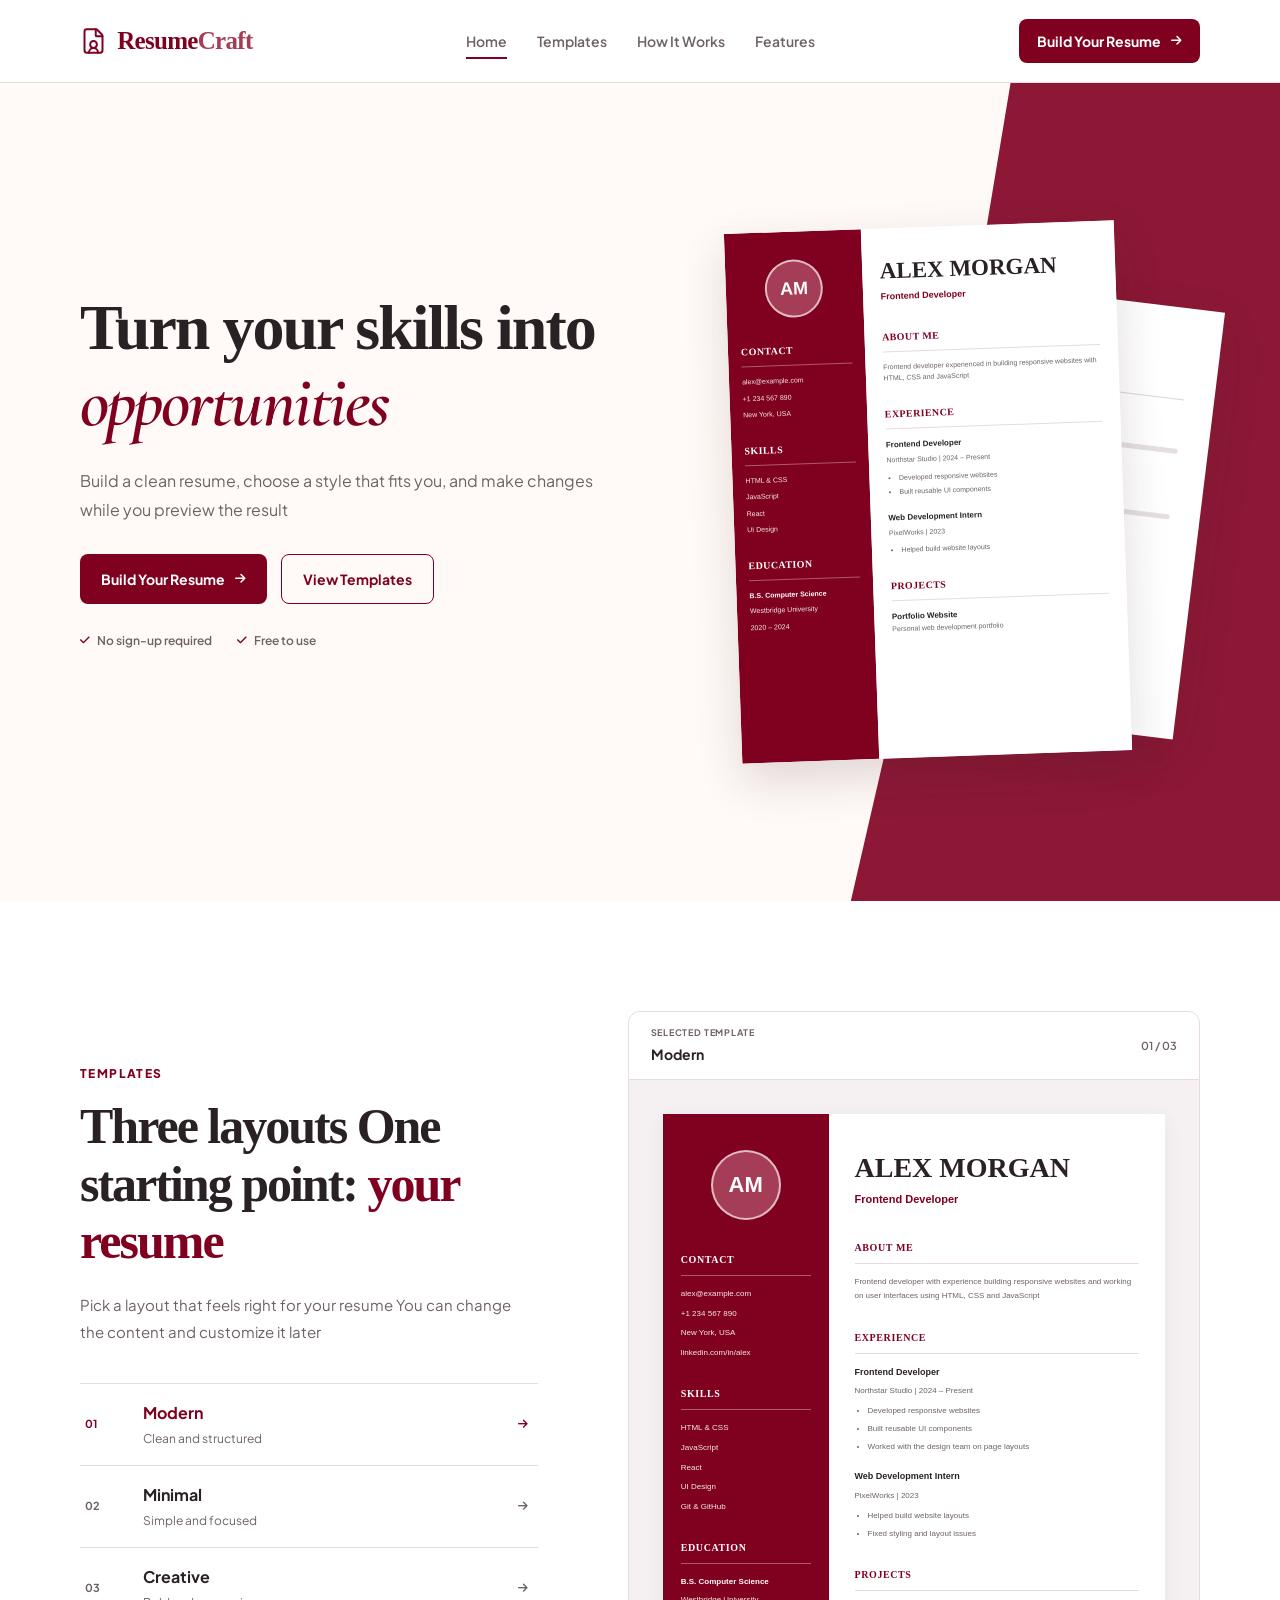
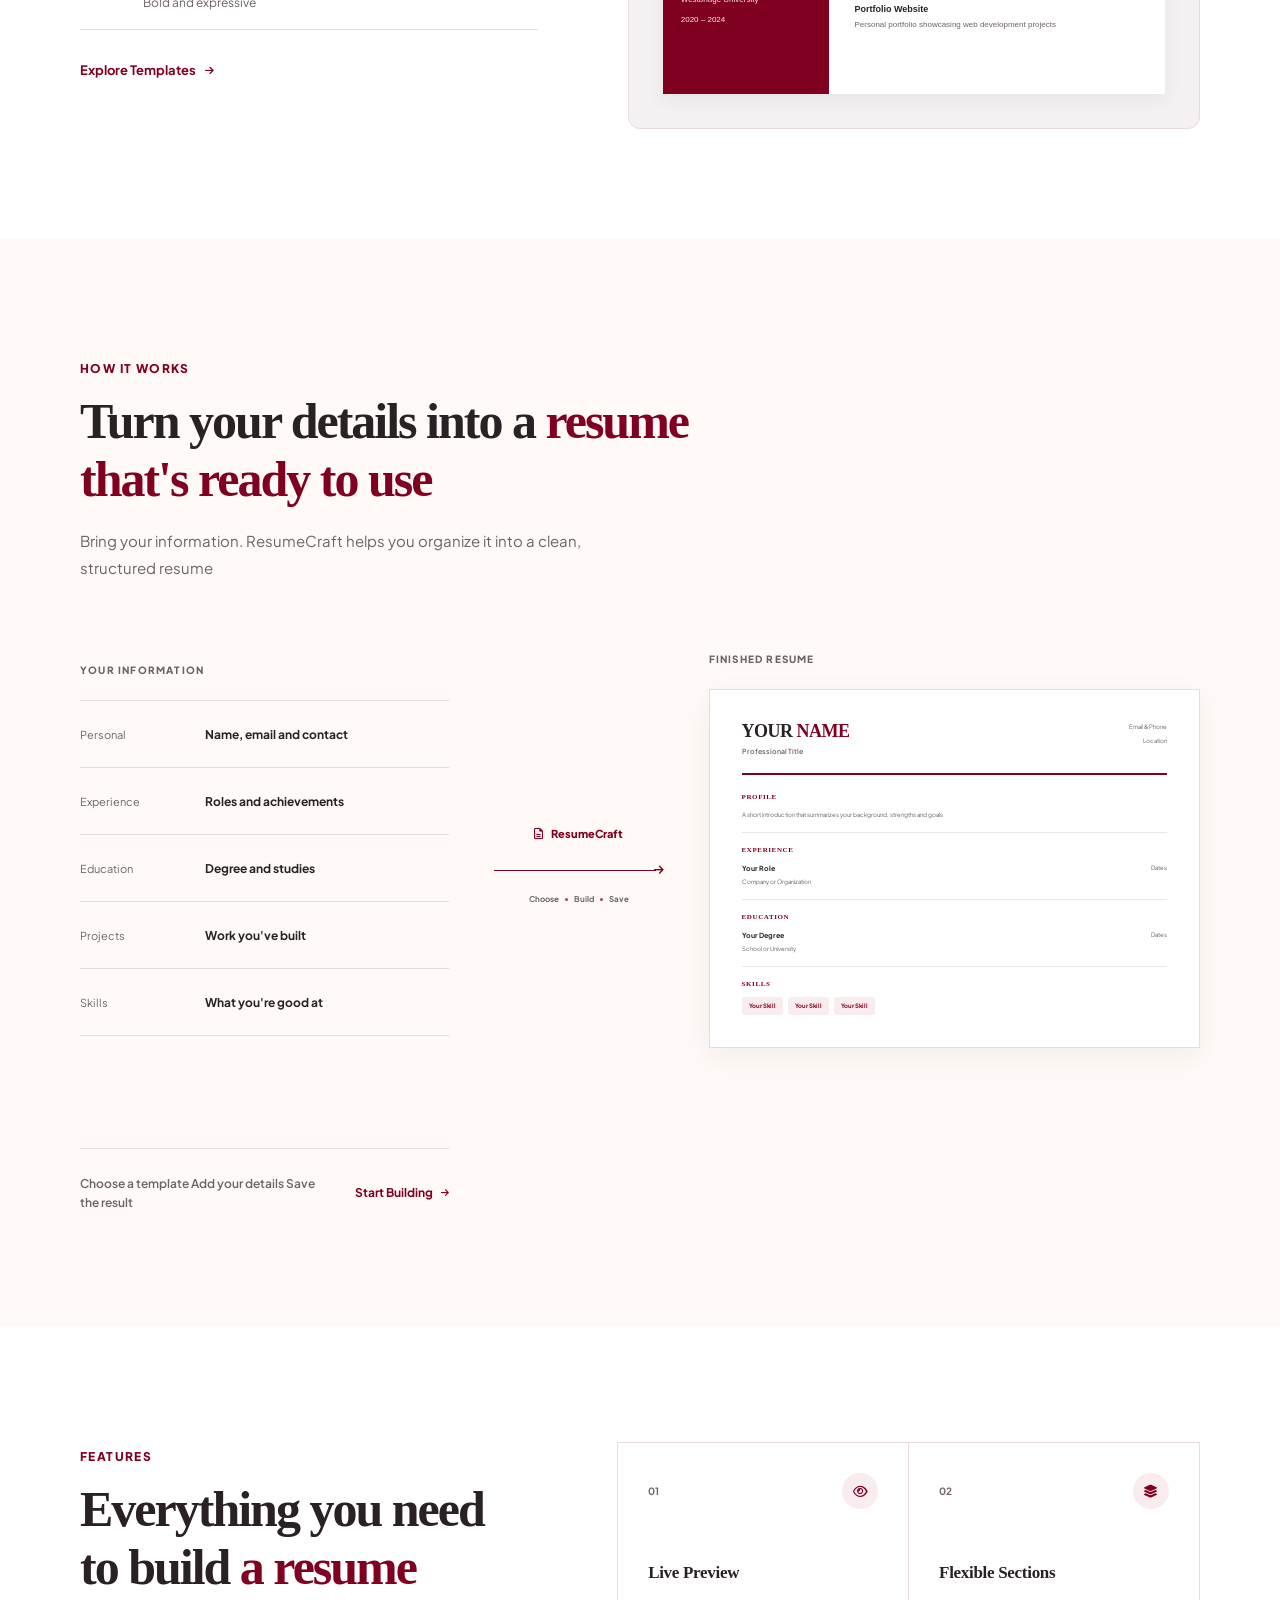
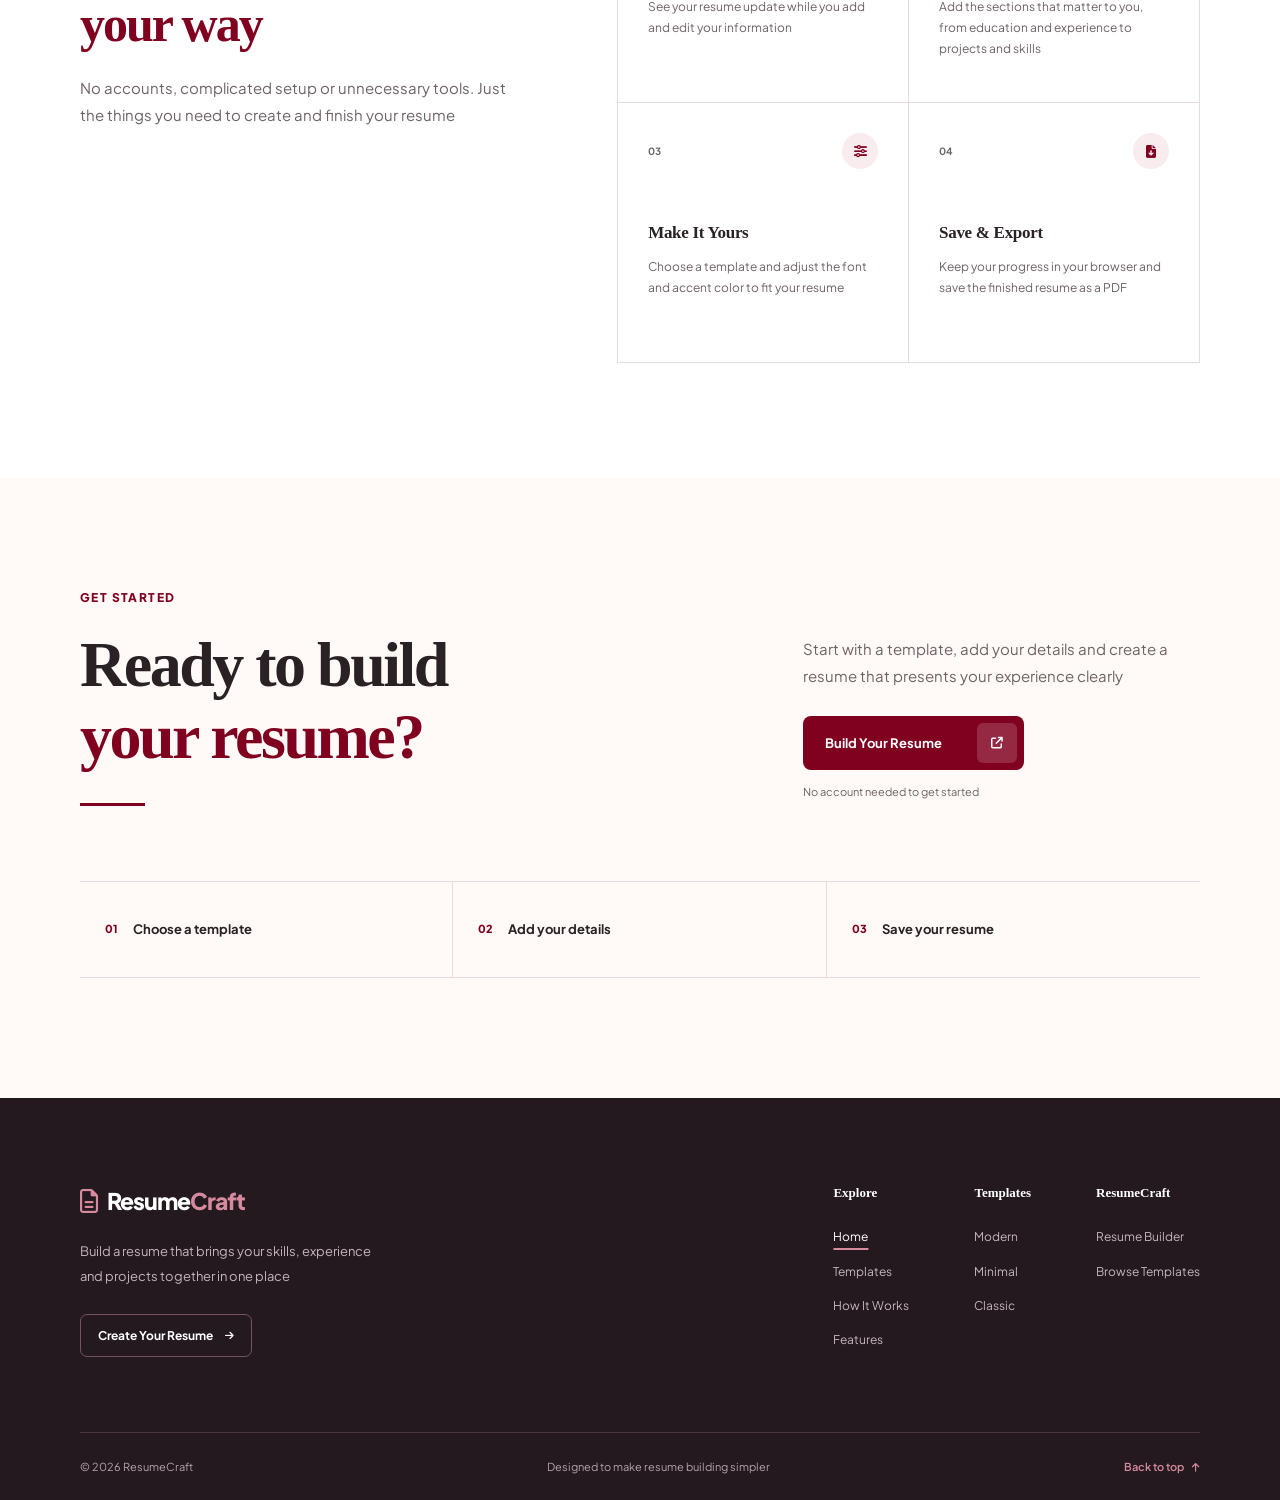
<file: index.html>
<!DOCTYPE html>

<html lang="en">

<head>

  <meta charset="UTF-8">
  <meta name="viewport" content="width=device-width, initial-scale=1.0">

  <title>ResumeCraft | Resume Builder</title>

  <meta name="description" content="Create a professional resume with ResumeCraft.">

  <link rel="preconnect" href="https://fonts.googleapis.com">
  <link rel="preconnect" href="https://fonts.gstatic.com" crossorigin>

  <link href="https://fonts.googleapis.com/css2?family=Plus+Jakarta+Sans:wght@400;500;600;700;800&display=swap"
    rel="stylesheet">
  <link
    href="https://fonts.googleapis.com/css2?family=Cormorant+Garamond:ital,wght@0,400;0,500;0,600;1,400;1,500;1,600&family=DM+Serif+Display:ital@0;1&family=Bodoni+Moda:ital,wght@0,400..900;1,400..900&family=Instrument+Serif:ital@0;1&display=swap"
    rel="stylesheet">

  <link rel="stylesheet" href="https://cdnjs.cloudflare.com/ajax/libs/font-awesome/6.7.2/css/all.min.css">

  <link rel="stylesheet" href="css/style.css">

  <script src="js/script.js" defer></script>

</head>

<body>

  <header class="site-header">

    <nav class="navbar container" aria-label="Main navigation">

      <a href="index.html" class="logo">
        <img src="icons/file-user.svg" alt="">

        <span class="logo-text">
          <span class="logo-resume">Resume</span><span class="logo-craft">Craft</span>
        </span>
      </a>

      <ul class="nav-links">
        <a href="#home" class="active">Home</a>
        <li><a href="#templates">Templates</a></li>
        <li><a href="#how-it-works">How It Works</a></li>
        <li><a href="#features">Features</a></li>
      </ul>

      <a href="builder.html" class="nav-button">
        Build Your Resume
        <i class="fa-solid fa-arrow-right" aria-hidden="true"></i>
      </a>

      <button class="menu-toggle" type="button" aria-label="Open navigation menu">
        <i class="fa-solid fa-bars" aria-hidden="true"></i>
      </button>

    </nav>

  </header>


  <div class="menu-overlay" hidden></div>


  <aside class="sidebar">

    <div class="sidebar-header">

      <a href="index.html" class="sidebar-logo">
        <img src="icons/file-user.svg" alt="">

        <span class="logo-text">
          <span class="logo-resume">Resume</span><span class="logo-craft">Craft</span>
        </span>
      </a>

      <button class="menu-close" type="button" aria-label="Close navigation menu">
        <i class="fa-solid fa-xmark" aria-hidden="true"></i>
      </button>

    </div>

    <nav class="sidebar-nav">
      <a href="#home" class="active">Home</a>
      <a href="#templates">Templates</a>
      <a href="#how-it-works">How It Works</a>
      <a href="#features">Features</a>

      <a href="builder.html" class="sidebar-button">
        Build Your Resume
        <i class="fa-solid fa-arrow-right" aria-hidden="true"></i>
      </a>

    </nav>

  </aside>


  <main>

    <section class="hero">

      <div class="hero-shape"></div>

      <div class="container hero-container">

        <div class="hero-content">

          <h1>
            Turn your skills into
            <span>opportunities</span>
          </h1>

          <p class="hero-description">
            Build a clean resume, choose a style that fits you, and make changes
            while you preview the result
          </p>

          <div class="hero-buttons">

            <a href="builder.html" class="primary-button">
              Build Your Resume
              <i class="fa-solid fa-arrow-right" aria-hidden="true"></i>
            </a>

            <a href="templates.html" class="secondary-button">
              View Templates
            </a>

          </div>

          <div class="hero-points">

            <span>
              <i class="fa-solid fa-check" aria-hidden="true"></i>
              No sign-up required
            </span>

            <span>
              <i class="fa-solid fa-check" aria-hidden="true"></i>
              Free to use
            </span>

          </div>

        </div>

        <div class="hero-visual">

          <div class="resume-card resume-back">

            <div class="back-header">
              <h3>Jordan Lee</h3>
              <p>Software Developer</p>
            </div>

            <div class="back-section">
              <h4>Professional Summary</h4>
              <span class="resume-line line-long"></span>
              <span class="resume-line line-medium"></span>
            </div>

            <div class="back-section">
              <h4>Experience</h4>
              <span class="resume-line line-long"></span>
              <span class="resume-line line-medium"></span>
              <span class="resume-line line-short"></span>
            </div>

            <div class="back-section">
              <h4>Education</h4>
              <span class="resume-line line-medium"></span>
              <span class="resume-line line-short"></span>
            </div>

            <div class="back-section">
              <h4>Skills</h4>

              <div class="back-skills">
                <span></span>
                <span></span>
                <span></span>
              </div>

            </div>

          </div>

          <div class="resume-card resume-main hero-modern">

            <div class="hero-modern-sidebar">

              <div class="hero-modern-avatar">AM</div>

              <div class="hero-modern-group">

                <h4>Contact</h4>
                <p>alex@example.com</p>
                <p>+1 234 567 890</p>
                <p>New York, USA</p>

              </div>

              <div class="hero-modern-group">

                <h4>Skills</h4>
                <p>HTML &amp; CSS</p>
                <p>JavaScript</p>
                <p>React</p>
                <p>UI Design</p>

              </div>

              <div class="hero-modern-group">

                <h4>Education</h4>
                <strong>B.S. Computer Science</strong>
                <p>Westbridge University</p>
                <p>2020 – 2024</p>

              </div>

            </div>

            <div class="hero-modern-content">

              <div class="hero-modern-header">
                <h2>Alex Morgan</h2>
                <p>Frontend Developer</p>
              </div>

              <div class="hero-modern-group">

                <h4>About Me</h4>
                <p>
                  Frontend developer experienced in building
                  responsive websites with HTML, CSS and JavaScript
                </p>

              </div>

              <div class="hero-modern-group">

                <h4>Experience</h4>

                <div class="hero-modern-entry">
                  <strong>Frontend Developer</strong>
                  <span>Northstar Studio | 2024 – Present</span>

                  <ul>
                    <li>Developed responsive websites</li>
                    <li>Built reusable UI components</li>
                  </ul>
                </div>

                <div class="hero-modern-entry">
                  <strong>Web Development Intern</strong>
                  <span>PixelWorks | 2023</span>
                  <ul>
                    <li>Helped build website layouts</li>
                  </ul>
                </div>

              </div>

              <div class="hero-modern-group">

                <h4>Projects</h4>

                <div class="hero-modern-entry">
                  <strong>Portfolio Website</strong>
                  <p>Personal web development portfolio</p>
                </div>

              </div>

            </div>

          </div>

        </div>

      </div>

    </section>

    <section class="templates-showcase" id="templates">

      <div class="container templates-showcase-container">

        <div class="templates-content">

          <span class="section-label">Templates</span>

          <h2>
            Three layouts One starting point:
            <span>your resume</span>
          </h2>

          <p class="templates-description">
            Pick a layout that feels right for your resume
            You can change the content and customize it later
          </p>

          <div class="template-options">

            <a href="builder.html?template=modern" class="template-option active" data-template="modern">

              <span class="template-number">01</span>

              <div class="template-option-text">
                <strong>Modern</strong>
                <span>Clean and structured</span>
              </div>

              <i class="fa-solid fa-arrow-right" aria-hidden="true"></i>

            </a>

            <a href="builder.html?template=minimal" class="template-option" data-template="minimal">

              <span class="template-number">02</span>

              <div class="template-option-text">
                <strong>Minimal</strong>
                <span>Simple and focused</span>
              </div>

              <i class="fa-solid fa-arrow-right" aria-hidden="true"></i>

            </a>

            <a href="builder.html?template=creative" class="template-option" data-template="creative">

              <span class="template-number">03</span>

              <div class="template-option-text">
                <strong>Creative</strong>
                <span>Bold and expressive</span>
              </div>

              <i class="fa-solid fa-arrow-right" aria-hidden="true"></i>

            </a>

          </div>

          <a href="templates.html" class="templates-link">
            Explore Templates
            <i class="fa-solid fa-arrow-right" aria-hidden="true"></i>
          </a>

        </div>

        <div class="template-preview-area">

          <div class="template-preview-top">

            <div>
              <span>Selected template</span>
              <strong id="selected-template-name">Modern</strong>
            </div>

            <span class="template-preview-number" id="selected-template-number">01 / 03</span>

          </div>

          <div class="template-paper-wrap">

            <div class="template-paper template-modern-paper" data-preview="modern">

              <aside class="showcase-modern-sidebar">

                <div class="showcase-modern-avatar">AM</div>

                <div class="showcase-resume-group">

                  <h4>Contact</h4>
                  <p>alex@example.com</p>
                  <p>+1 234 567 890</p>
                  <p>New York, USA</p>
                  <p>linkedin.com/in/alex</p>

                </div>

                <div class="showcase-resume-group">

                  <h4>Skills</h4>
                  <p>HTML &amp; CSS</p>
                  <p>JavaScript</p>
                  <p>React</p>
                  <p>UI Design</p>
                  <p>Git &amp; GitHub</p>

                </div>

                <div class="showcase-resume-group">

                  <h4>Education</h4>
                  <strong>B.S. Computer Science</strong>
                  <p>Westbridge University</p>
                  <p>2020 – 2024</p>

                </div>

              </aside>

              <div class="showcase-modern-content">

                <div class="showcase-modern-header">
                  <h3>Alex Morgan</h3>
                  <p>Frontend Developer</p>
                </div>

                <div class="showcase-resume-group">

                  <h4>About Me</h4>
                  <p>
                    Frontend developer with experience building
                    responsive websites and working on user interfaces
                    using HTML, CSS and JavaScript
                  </p>

                </div>

                <div class="showcase-resume-group">

                  <h4>Experience</h4>

                  <div class="showcase-resume-entry">

                    <strong>Frontend Developer</strong>
                    <span>Northstar Studio | 2024 – Present</span>

                    <ul>
                      <li>Developed responsive websites</li>
                      <li>Built reusable UI components</li>
                      <li>Worked with the design team on page layouts</li>
                    </ul>

                  </div>

                  <div class="showcase-resume-entry">

                    <strong>Web Development Intern</strong>
                    <span>PixelWorks | 2023</span>

                    <ul>
                      <li>Helped build website layouts</li>
                      <li>Fixed styling and layout issues</li>
                    </ul>

                  </div>

                </div>

                <div class="showcase-resume-group">

                  <h4>Projects</h4>

                  <div class="showcase-resume-entry">
                    <strong>Portfolio Website</strong>
                    <p>Personal portfolio showcasing web development projects</p>
                  </div>

                </div>

              </div>

            </div>

            <div class="template-paper template-minimal-paper" data-preview="minimal" hidden>

              <div class="showcase-minimal-header">

                <h3>Jordan Lee</h3>
                <p>Software Developer</p>

                <div class="showcase-minimal-contact">
                  <span>jordan@example.com</span>
                  <span>+1 234 567 890</span>
                  <span>Seattle, USA</span>
                </div>

              </div>

              <div class="showcase-resume-group">

                <h4>Professional Summary</h4>
                <p>
                  Software developer with experience building
                  web applications using JavaScript and Python
                  Interested in backend development and practical software projects
                </p>

              </div>

              <div class="showcase-resume-group">

                <h4>Experience</h4>

                <div class="showcase-resume-entry">

                  <div class="showcase-minimal-entry-heading">
                    <strong>Software Developer</strong>
                    <span>2024 – Present</span>
                  </div>

                  <p class="showcase-minimal-company">BrightPath Technologies</p>

                  <ul>
                    <li>Built and maintained web applications</li>
                    <li>Worked with JavaScript frameworks</li>
                    <li>Fixed bugs and improved existing features</li>
                  </ul>

                </div>

                <div class="showcase-resume-entry">

                  <div class="showcase-minimal-entry-heading">
                    <strong>Web Developer</strong>
                    <span>2023 – 2024</span>
                  </div>

                  <p class="showcase-minimal-company">CodeNest</p>

                  <ul>
                    <li>Developed responsive web pages</li>
                    <li>Worked with other developers on client projects</li>
                  </ul>

                </div>

              </div>

              <div class="showcase-resume-group">

                <h4>Education</h4>

                <div class="showcase-minimal-entry-heading">
                  <strong>B.S. Computer Science</strong>
                  <span>2023</span>
                </div>

                <p>Lakeview University</p>

              </div>

              <div class="showcase-resume-group">

                <h4>Skills</h4>
                <p>Python | JavaScript | HTML | CSS | Git | SQL</p>

              </div>

              <div class="showcase-resume-group">

                <h4>Projects</h4>

                <div class="showcase-resume-entry">
                  <strong>Task Management Application</strong>
                  <p>Created a web app to organize tasks and track progress</p>
                </div>

              </div>

            </div>

            <div class="template-paper template-creative-paper" data-preview="creative" hidden>

              <div class="showcase-creative-header">

                <div class="showcase-creative-shape showcase-creative-shape-one"></div>
                <div class="showcase-creative-shape showcase-creative-shape-two"></div>

                <div class="showcase-creative-profile">

                  <div class="showcase-creative-avatar">CR</div>

                  <div>
                    <h3>Casey Rivera</h3>
                    <p>UI/UX Designer</p>
                  </div>

                </div>

              </div>

              <div class="showcase-creative-body">

                <aside class="showcase-creative-sidebar">

                  <div class="showcase-resume-group">

                    <h4>Contact</h4>
                    <p>casey@example.com</p>
                    <p>+1 234 567 890</p>
                    <p>San Francisco, USA</p>
                    <p>linkedin.com/in/casey</p>

                  </div>

                  <div class="showcase-resume-group">

                    <h4>Skills</h4>

                    <div class="showcase-creative-skill">
                      <span>Figma</span>
                      <div class="showcase-skill-track">
                        <div class="showcase-skill-fill showcase-skill-90"></div>
                      </div>
                    </div>

                    <div class="showcase-creative-skill">
                      <span>UI Design</span>
                      <div class="showcase-skill-track">
                        <div class="showcase-skill-fill showcase-skill-85"></div>
                      </div>
                    </div>

                    <div class="showcase-creative-skill">
                      <span>UX Research</span>
                      <div class="showcase-skill-track">
                        <div class="showcase-skill-fill showcase-skill-75"></div>
                      </div>
                    </div>

                    <div class="showcase-creative-skill">
                      <span>Prototyping</span>
                      <div class="showcase-skill-track">
                        <div class="showcase-skill-fill showcase-skill-85"></div>
                      </div>
                    </div>

                  </div>

                  <div class="showcase-resume-group">

                    <h4>Education</h4>
                    <strong>B.A. Graphic Design</strong>
                    <p>State University</p>
                    <p>2021</p>

                  </div>

                </aside>

                <div class="showcase-creative-content">

                  <div class="showcase-resume-group">

                    <h4>About Me</h4>
                    <p>
                      UI/UX designer with experience creating
                      wireframes, prototypes and website layouts
                      using Figma and other design tools
                    </p>

                  </div>

                  <div class="showcase-resume-group">

                    <h4>Experience</h4>

                    <div class="showcase-resume-entry">

                      <strong>Senior UI/UX Designer</strong>
                      <span>Lumen Design | 2023 – Present</span>

                      <ul>
                        <li>Designed interfaces for websites and apps</li>
                        <li>Conducted user research</li>
                        <li>Created interactive prototypes</li>
                      </ul>

                    </div>

                    <div class="showcase-resume-entry">

                      <strong>UI/UX Designer</strong>
                      <span>PixelLab | 2021 – 2023</span>

                      <ul>
                        <li>Created wireframes and prototypes</li>
                        <li>Worked with developers on page designs</li>
                      </ul>

                    </div>

                  </div>

                  <div class="showcase-resume-group">

                    <h4>Projects</h4>

                    <div class="showcase-resume-entry">
                      <strong>Mobile Banking App</strong>
                      <p>Designed screens and user flows for a mobile banking app</p>
                    </div>

                  </div>

                </div>

              </div>

            </div>

          </div>

        </div>

      </div>

    </section>

    <section class="how-it-works" id="how-it-works">

      <div class="container">

        <div class="how-heading">

          <span class="section-label">How It Works</span>

          <h2>
            Turn your details into a
            <span>resume that's ready to use</span>
          </h2>

          <p>
            Bring your information. ResumeCraft helps you organize it
            into a clean, structured resume
          </p>

        </div>


        <div class="resume-flow">

          <div class="raw-details">

            <span class="flow-label">Your Information</span>

            <div class="detail-list">

              <div class="detail-item">
                <span>Personal</span>
                <strong>Name, email and contact</strong>
              </div>

              <div class="detail-item">
                <span>Experience</span>
                <strong>Roles and achievements</strong>
              </div>

              <div class="detail-item">
                <span>Education</span>
                <strong>Degree and studies</strong>
              </div>

              <div class="detail-item">
                <span>Projects</span>
                <strong>Work you've built</strong>
              </div>

              <div class="detail-item">
                <span>Skills</span>
                <strong>What you're good at</strong>
              </div>

            </div>

          </div>

          <div class="flow-middle">

            <span class="flow-brand">
              <i class="fa-regular fa-file-lines" aria-hidden="true"></i>
              ResumeCraft
            </span>

            <div class="flow-arrow">
              <span></span>
              <i class="fa-solid fa-arrow-right" aria-hidden="true"></i>
            </div>

            <span class="flow-process">
              Choose
              <span></span>
              Build
              <span></span>
              Save
            </span>

          </div>


          <div class="finished-resume">

            <span class="flow-label">Finished Resume</span>

            <div class="finished-document">

              <div class="finished-header">

                <div>
                  <h3>Your <span>Name</span></h3>
                  <p>Professional Title</p>
                </div>

                <div class="finished-contact">
                  <span>Email & Phone</span>
                  <span>Location</span>
                </div>

              </div>


              <div class="finished-body">

                <div class="finished-section">

                  <h4>Profile</h4>

                  <p>
                    A short introduction that summarizes your background,
                    strengths and goals
                  </p>

                </div>

                <div class="finished-section">

                  <h4>Experience</h4>

                  <div class="finished-entry">

                    <div>
                      <strong>Your Role</strong>
                      <span>Company or Organization</span>
                    </div>

                    <small>Dates</small>

                  </div>

                </div>

                <div class="finished-section">

                  <h4>Education</h4>

                  <div class="finished-entry">

                    <div>
                      <strong>Your Degree</strong>
                      <span>School or University</span>
                    </div>

                    <small>Dates</small>

                  </div>

                </div>

                <div class="finished-section">

                  <h4>Skills</h4>

                  <div class="finished-skills">
                    <span>Your Skill</span>
                    <span>Your Skill</span>
                    <span>Your Skill</span>
                  </div>

                </div>

              </div>

            </div>

          </div>

          <div class="how-bottom">

            <p>
              Choose a template Add your details Save the result
            </p>

            <a href="builder.html">
              Start Building
              <i class="fa-solid fa-arrow-right" aria-hidden="true"></i>
            </a>

          </div>

        </div>

    </section>
    <section class="features" id="features">

      <div class="container features-container">

        <div class="features-intro">

          <span class="section-label">Features</span>

          <h2>
            Everything you need to build
            <span>a resume your way</span>
          </h2>

          <p>
            No accounts, complicated setup or unnecessary tools.
            Just the things you need to create and finish your resume
          </p>

        </div>


        <div class="features-list">

          <div class="feature-item">

            <div class="feature-top">

              <span class="feature-number">01</span>

              <span class="feature-icon">
                <i class="fa-regular fa-eye" aria-hidden="true"></i>
              </span>

            </div>

            <h3>Live Preview</h3>

            <p>
              See your resume update while you add and edit
              your information
            </p>

          </div>


          <div class="feature-item">

            <div class="feature-top">

              <span class="feature-number">02</span>

              <span class="feature-icon">
                <i class="fa-solid fa-layer-group" aria-hidden="true"></i>
              </span>

            </div>

            <h3>Flexible Sections</h3>

            <p>
              Add the sections that matter to you, from education
              and experience to projects and skills
            </p>

          </div>


          <div class="feature-item">

            <div class="feature-top">

              <span class="feature-number">03</span>

              <span class="feature-icon">
                <i class="fa-solid fa-sliders" aria-hidden="true"></i>
              </span>

            </div>

            <h3>Make It Yours</h3>

            <p>
              Choose a template and adjust the font and accent
              color to fit your resume
            </p>

          </div>


          <div class="feature-item">

            <div class="feature-top">

              <span class="feature-number">04</span>

              <span class="feature-icon">
                <i class="fa-solid fa-file-arrow-down" aria-hidden="true"></i>
              </span>

            </div>

            <h3>Save & Export</h3>

            <p>
              Keep your progress in your browser and save the
              finished resume as a PDF
            </p>

          </div>

        </div>

      </div>

    </section>

    <section class="final-cta">

      <div class="container">

        <div class="cta-top">

          <div class="cta-heading">

            <div class="cta-heading-top">
              <span class="section-label">Get started</span>
            </div>

            <h2>
              Ready to build
              <span>your resume?</span>
            </h2>

            <div class="cta-heading-line"></div>

          </div>

          <div class="cta-content">

            <p>
              Start with a template, add your details
              and create a resume that presents your
              experience clearly
            </p>

            <a href="builder.html" class="cta-button">
              <span>Build Your Resume</span>
              <span class="cta-button-icon">
                <i class="fa-solid fa-arrow-up-right-from-square" aria-hidden="true"></i>
              </span>
            </a>

            <span class="cta-note">
              No account needed to get started
            </span>

          </div>

        </div>

        <div class="cta-steps">

          <div class="cta-step">
            <span class="cta-step-number">01</span>
            <span>Choose a template</span>
          </div>

          <div class="cta-step">
            <span class="cta-step-number">02</span>
            <span>Add your details</span>
          </div>

          <div class="cta-step">
            <span class="cta-step-number">03</span>
            <span>Save your resume</span>
          </div>

        </div>

      </div>

    </section>


  </main>


  <footer class="footer">

    <div class="container">

      <div class="footer-main">

        <div class="footer-about">

          <a href="index.html" class="footer-logo">
            <i class="fa-regular fa-file-lines" aria-hidden="true"></i>
            <span>Resume<span>Craft</span></span>
          </a>

          <p>
            Build a resume that brings your skills,
            experience and projects together in one place
          </p>

          <a href="builder.html" class="footer-button">
            Create Your Resume
            <i class="fa-solid fa-arrow-right" aria-hidden="true"></i>
          </a>

        </div>

        <div class="footer-navigation">

          <div class="footer-links">

            <h3>Explore</h3>

            <a href="index.html" class="active">Home</a>
            <a href="templates.html">Templates</a>
            <a href="index.html#how-it-works">How It Works</a>
            <a href="index.html#features">Features</a>

          </div>

          <div class="footer-links">

            <h3>Templates</h3>

            <a href="builder.html?template=modern">Modern</a>
            <a href="builder.html?template=minimal">Minimal</a>
            <a href="builder.html?template=classic">Classic</a>

          </div>

          <div class="footer-links">

            <h3>ResumeCraft</h3>

            <a href="builder.html">Resume Builder</a>
            <a href="templates.html">Browse Templates</a>

          </div>

        </div>

      </div>

      <div class="footer-bottom">

        <p>&copy; 2026 ResumeCraft</p>

        <span>Designed to make resume building simpler</span>

        <a href="#" class="footer-top">
          Back to top
          <i class="fa-solid fa-arrow-up" aria-hidden="true"></i>
        </a>

      </div>

    </div>

  </footer>



</body>

</html>
</file>
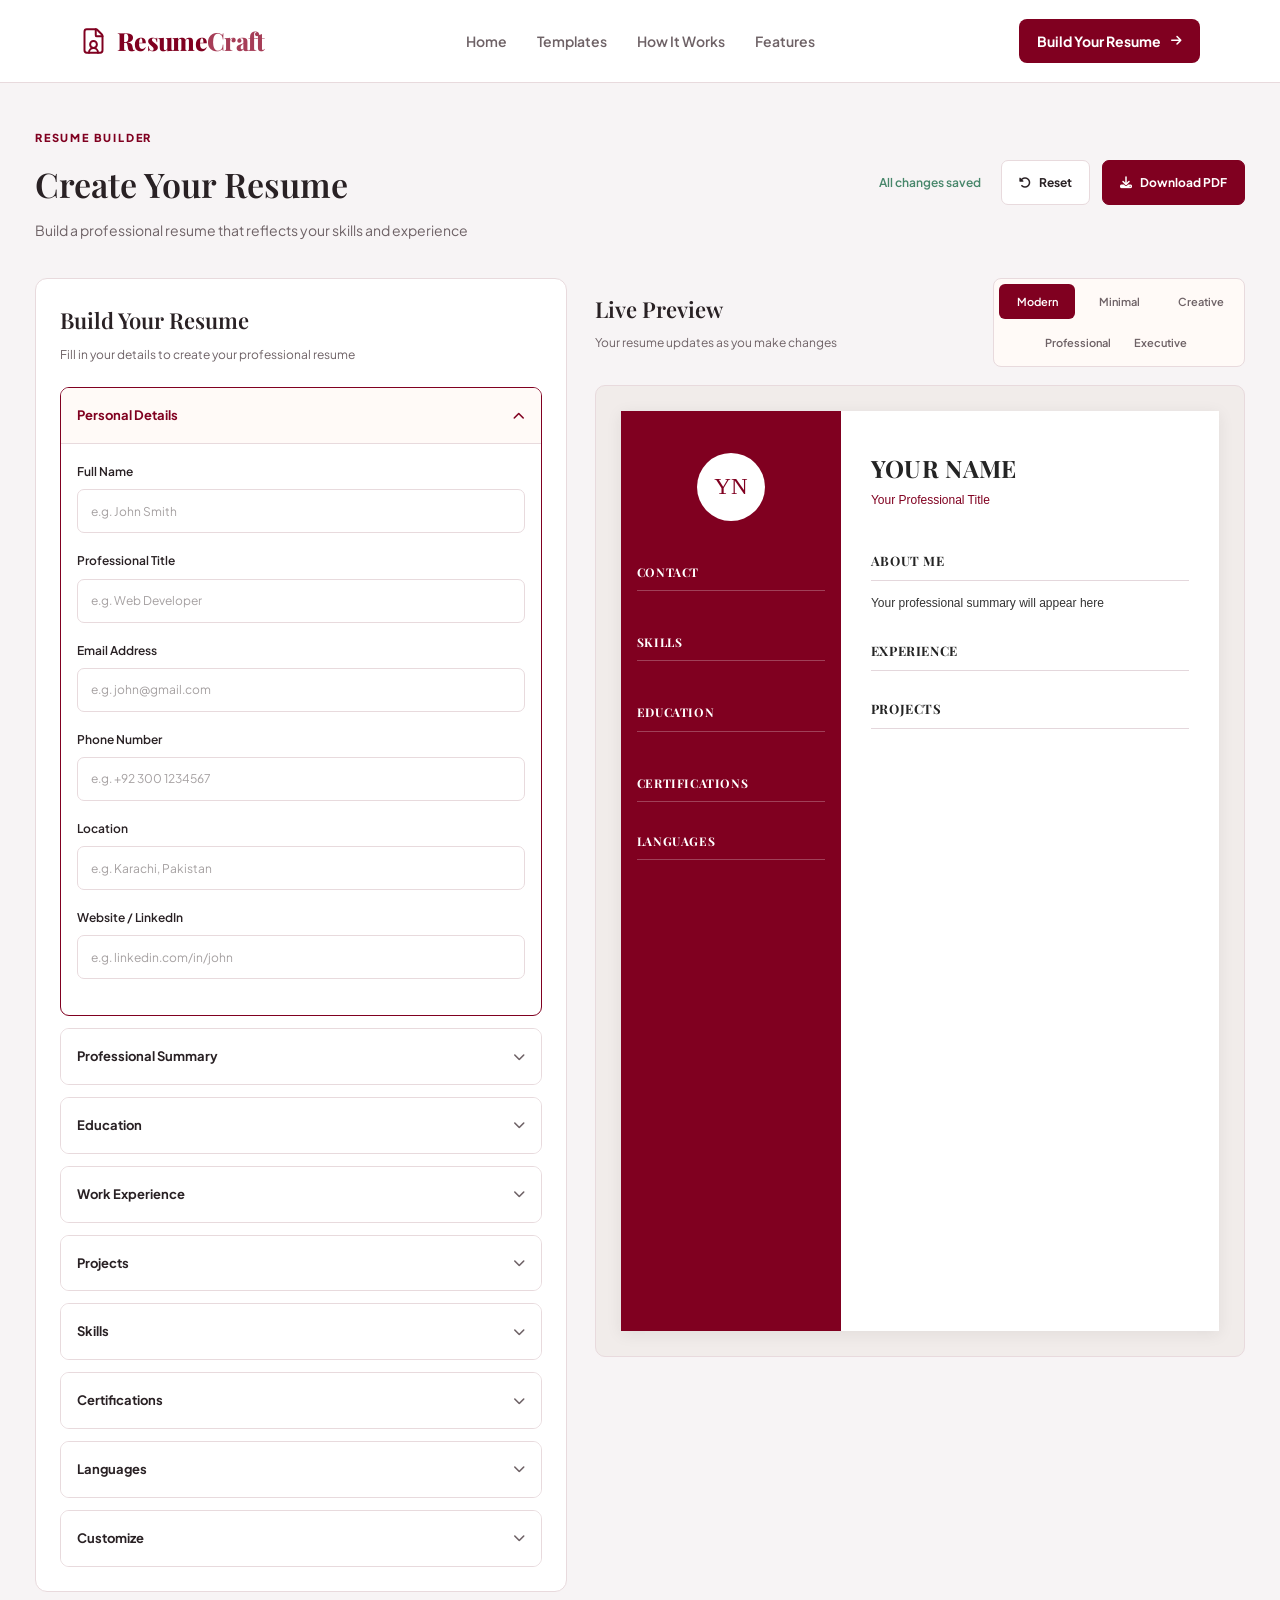
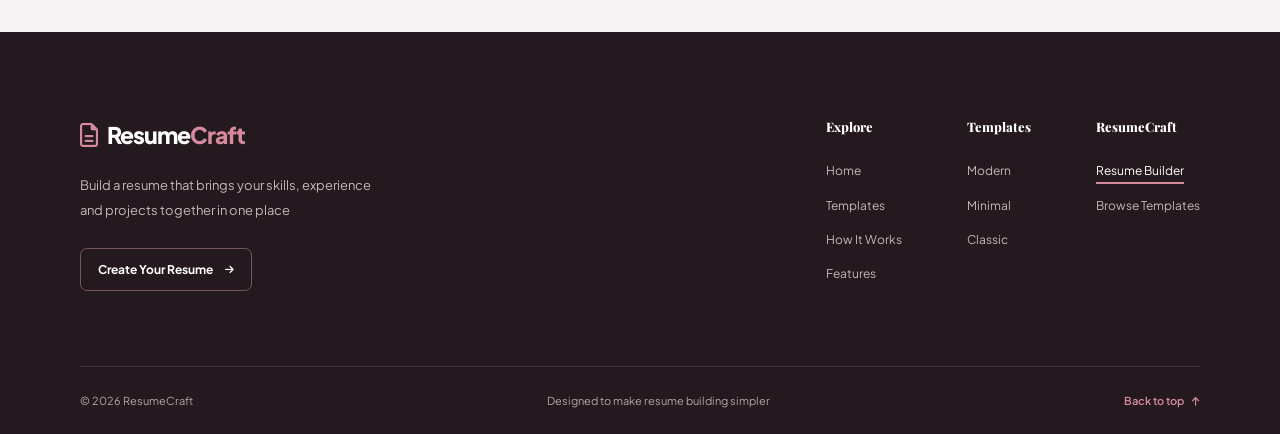
<file: builder.html>
<!DOCTYPE html>
<html lang="en">

<head>
    <meta charset="UTF-8">
    <meta name="viewport" content="width=device-width, initial-scale=1.0">
    <title>Resume Builder | ResumeCraft</title>

    <link rel="preconnect" href="https://fonts.googleapis.com">
    <link rel="preconnect" href="https://fonts.gstatic.com" crossorigin>
    <link
        href="https://fonts.googleapis.com/css2?family=Cormorant+Garamond:ital,wght@0,400;0,600;1,600&family=Playfair+Display:wght@400;500;600;700&family=Plus+Jakarta+Sans:wght@400;500;600;700;800&display=swap"
        rel="stylesheet">

    <link rel="stylesheet" href="https://cdnjs.cloudflare.com/ajax/libs/font-awesome/6.7.2/css/all.min.css">

    <link rel="stylesheet" href="css/style.css">
    <link rel="stylesheet" href="css/builder.css">
</head>

<body>

    <header class="site-header">

        <nav class="navbar container" aria-label="Main navigation">

            <a href="index.html" class="logo">
                <img src="icons/file-user.svg" alt="">

                <span class="logo-text">
                    <span class="logo-resume">Resume</span><span class="logo-craft">Craft</span>
                </span>
            </a>

            <ul class="nav-links">
                <li><a href="index.html">Home</a></li>
                <li><a href="templates.html">Templates</a></li>
                <li><a href="index.html#how-it-works">How It Works</a></li>
                <li><a href="index.html#features">Features</a></li>
            </ul>

            <a href="builder.html" class="nav-button">
                Build Your Resume
                <i class="fa-solid fa-arrow-right" aria-hidden="true"></i>
            </a>

            <button class="menu-toggle" type="button" aria-label="Open navigation menu">
                <i class="fa-solid fa-bars" aria-hidden="true"></i>
            </button>

        </nav>

    </header>

    <div class="menu-overlay" hidden></div>

    <aside class="sidebar">

        <div class="sidebar-header">

            <a href="index.html" class="sidebar-logo">
                <img src="icons/file-user.svg" alt="">

                <span class="logo-text">
                    <span class="logo-resume">Resume</span><span class="logo-craft">Craft</span>
                </span>
            </a>

            <button class="menu-close" type="button" aria-label="Close navigation menu">
                <i class="fa-solid fa-xmark" aria-hidden="true"></i>
            </button>

        </div>

        <nav class="sidebar-nav" aria-label="Mobile navigation">

            <a href="index.html">Home</a>
            <a href="templates.html">Templates</a>
            <a href="index.html#how-it-works">How It Works</a>
            <a href="index.html#features">Features</a>

            <a href="builder.html" class="sidebar-button">
                Build Your Resume
                <i class="fa-solid fa-arrow-right" aria-hidden="true"></i>
            </a>

        </nav>

    </aside>

    <main class="builder-page">

        <section class="builder-header">

            <div class="builder-header-content">

                <div class="builder-heading">
                    <span class="builder-label">RESUME BUILDER</span>
                    <h1>Create Your Resume</h1>
                    <p>Build a professional resume that reflects your skills and experience</p>
                </div>

                <div class="builder-actions">

                    <span class="save-status">
                        <i class="fa-solid fa-cloud-check"></i>
                        All changes saved
                    </span>

                    <button class="reset-button" type="button">
                        <i class="fa-solid fa-rotate-left"></i>
                        Reset
                    </button>

                    <button class="download-button" type="button">
                        <i class="fa-solid fa-download"></i>
                        Download PDF
                    </button>

                </div>

            </div>

        </section>


        <section class="builder-workspace">

            <div class="editor-panel">

                <div class="editor-heading">
                    <h2>Build Your Resume</h2>
                    <p>Fill in your details to create your professional resume</p>
                </div>

                <div class="editor-accordions">

                    <div class="editor-accordion active">
                        <button class="accordion-header" type="button">
                            <span>Personal Details</span>
                            <i class="fa-solid fa-chevron-down"></i>
                        </button>

                        <div class="accordion-content">

                            <div class="form-group">
                                <label for="full-name">Full Name</label>
                                <input type="text" id="full-name" placeholder="e.g. John Smith">
                            </div>

                            <div class="form-group">
                                <label for="professional-title">Professional Title</label>
                                <input type="text" id="professional-title" placeholder="e.g. Web Developer">
                            </div>

                            <div class="form-group">
                                <label for="email">Email Address</label>
                                <input type="email" id="email" placeholder="e.g. john@gmail.com">
                            </div>

                            <div class="form-group">
                                <label for="phone">Phone Number</label>
                                <input type="tel" id="phone" placeholder="e.g. +92 300 1234567">
                            </div>

                            <div class="form-group">
                                <label for="location">Location</label>
                                <input type="text" id="location" placeholder="e.g. Karachi, Pakistan">
                            </div>

                            <div class="form-group">
                                <label for="website">Website / LinkedIn</label>
                                <input type="text" id="website" placeholder="e.g. linkedin.com/in/john">
                            </div>

                        </div>
                    </div>

                    <div class="editor-accordion">
                        <button class="accordion-header" type="button">
                            <span>Professional Summary</span>
                            <i class="fa-solid fa-chevron-down"></i>
                        </button>

                        <div class="accordion-content">
                            <div class="form-group">
                                <label for="professional-summary">Professional Summary</label>
                                <textarea id="professional-summary" rows="5"
                                    placeholder="Write a short summary about your experience, skills and career goals"></textarea>
                            </div>

                            <span class="form-hint">Write 2–4 sentences highlighting your professional background</span>
                        </div>
                    </div>

                    <div class="editor-accordion">
                        <button class="accordion-header" type="button">
                            <span>Education</span>
                            <i class="fa-solid fa-chevron-down"></i>
                        </button>

                        <div class="accordion-content">
                            <div class="education-list">

                                <div class="education-item">

                                    <div class="form-group">
                                        <label>Institution Name</label>
                                        <input type="text" class="education-institution"
                                            placeholder="e.g. University of London">
                                    </div>

                                    <div class="form-group">
                                        <label>Degree / Qualification</label>
                                        <input type="text" class="education-degree"
                                            placeholder="e.g. Bachelor's in Computer Science">
                                    </div>

                                    <div class="form-row">

                                        <div class="form-group">
                                            <label>Start Date</label>
                                            <input type="text" class="education-start" placeholder="e.g. 2022">
                                        </div>

                                        <div class="form-group">
                                            <label>End Date</label>
                                            <input type="text" class="education-end" placeholder="e.g. 2026">
                                        </div>

                                    </div>

                                    <div class="form-group">
                                        <label>Additional Details</label>
                                        <textarea class="education-details" rows="3"
                                            placeholder="Add grades, achievements or relevant coursework"></textarea>
                                    </div>

                                    <button class="remove-button remove-education" type="button">
                                        <i class="fa-solid fa-trash"></i>
                                        Remove Education
                                    </button>


                                </div>

                            </div>

                            <button class="add-button add-education" type="button">
                                <i class="fa-solid fa-plus"></i>
                                Add Education
                            </button>

                        </div>
                    </div>

                    <div class="editor-accordion">
                        <button class="accordion-header" type="button">
                            <span>Work Experience</span>
                            <i class="fa-solid fa-chevron-down"></i>
                        </button>


                        <div class="accordion-content">

                            <div class="experience-list">

                                <div class="experience-item">

                                    <div class="form-group">
                                        <label>Job Title</label>
                                        <input type="text" class="experience-title"
                                            placeholder="e.g. Front-End Developer">
                                    </div>

                                    <div class="form-group">
                                        <label>Company Name</label>
                                        <input type="text" class="experience-company"
                                            placeholder="e.g. ABC Technologies">
                                    </div>

                                    <div class="form-group">
                                        <label>Location</label>
                                        <input type="text" class="experience-location"
                                            placeholder="e.g. Karachi, Pakistan">
                                    </div>

                                    <div class="form-row">

                                        <div class="form-group">
                                            <label>Start Date</label>
                                            <input type="text" class="experience-start" placeholder="e.g. Jan 2024">
                                        </div>

                                        <div class="form-group">
                                            <label>End Date</label>
                                            <input type="text" class="experience-end" placeholder="e.g. Dec 2025">
                                        </div>

                                    </div>

                                    <div class="form-group">
                                        <label>Job Description</label>
                                        <textarea class="experience-description" rows="4"
                                            placeholder="Describe your responsibilities and achievements"></textarea>
                                    </div>

                                </div>

                            </div>

                            <button class="add-button add-experience" type="button">
                                <i class="fa-solid fa-plus"></i>
                                Add Experience
                            </button>

                        </div>

                    </div>

                    <div class="editor-accordion">
                        <button class="accordion-header" type="button">
                            <span>Projects</span>
                            <i class="fa-solid fa-chevron-down"></i>
                        </button>


                        <div class="accordion-content">

                            <div class="project-list">

                                <div class="project-item">

                                    <div class="form-group">
                                        <label>Project Name</label>
                                        <input type="text" class="project-name" placeholder="e.g. Portfolio Website">
                                    </div>

                                    <div class="form-group">
                                        <label>Technologies Used</label>
                                        <input type="text" class="project-technologies"
                                            placeholder="e.g. HTML, CSS, JavaScript">
                                    </div>

                                    <div class="form-group">
                                        <label>Project Link</label>
                                        <input type="url" class="project-link"
                                            placeholder="e.g. https://github.com/username/project">
                                    </div>

                                    <div class="form-group">
                                        <label>Project Description</label>
                                        <textarea class="project-description" rows="4"
                                            placeholder="Describe your project and its main features"></textarea>
                                    </div>

                                </div>

                            </div>

                            <button class="add-button add-project" type="button">
                                <i class="fa-solid fa-plus"></i>
                                Add Project
                            </button>

                        </div>

                    </div>

                    <div class="editor-accordion">
                        <button class="accordion-header" type="button">
                            <span>Skills</span>
                            <i class="fa-solid fa-chevron-down"></i>
                        </button>


                        <div class="accordion-content">

                            <div class="form-group">
                                <label for="skill-input">Add Your Skills</label>
                                <input type="text" id="skill-input" placeholder="e.g. HTML, CSS, Python">
                            </div>

                            <div class="skill-list"></div>

                            <button class="add-button add-skill" type="button">
                                <i class="fa-solid fa-plus"></i>
                                Add Skill
                            </button>

                        </div>

                    </div>

                    <div class="editor-accordion">
                        <button class="accordion-header" type="button">
                            <span>Certifications</span>
                            <i class="fa-solid fa-chevron-down"></i>
                        </button>


                        <div class="accordion-content">

                            <div class="certification-list">

                                <div class="certification-item">

                                    <div class="form-group">
                                        <label>Certificate Name</label>
                                        <input type="text" class="certification-name"
                                            placeholder="e.g. Python for Everybody">
                                    </div>

                                    <div class="form-group">
                                        <label>Issuing Organization</label>
                                        <input type="text" class="certification-organization"
                                            placeholder="e.g. University of Michigan">
                                    </div>

                                    <div class="form-row">

                                        <div class="form-group">
                                            <label>Issue Date</label>
                                            <input type="text" class="certification-date" placeholder="e.g. March 2025">
                                        </div>

                                        <div class="form-group">
                                            <label>Credential ID</label>
                                            <input type="text" class="certification-id" placeholder="e.g. ABC12345">
                                        </div>

                                    </div>

                                </div>

                            </div>


                            <button class="add-button add-certification" type="button">
                                <i class="fa-solid fa-plus"></i>
                                Add Certification
                            </button>

                        </div>

                    </div>

                    <div class="editor-accordion">
                        <button class="accordion-header" type="button">
                            <span>Languages</span>
                            <i class="fa-solid fa-chevron-down"></i>
                        </button>


                        <div class="accordion-content">

                            <div class="language-list">

                                <div class="language-item">

                                    <div class="form-group">
                                        <label>Language</label>
                                        <input type="text" class="language-name" placeholder="e.g. English">
                                    </div>

                                    <div class="form-group">
                                        <label>Proficiency Level</label>
                                        <select class="language-level">
                                            <option value="">Select proficiency</option>
                                            <option value="Native">Native</option>
                                            <option value="Fluent">Fluent</option>
                                            <option value="Advanced">Advanced</option>
                                            <option value="Intermediate">Intermediate</option>
                                            <option value="Basic">Basic</option>
                                        </select>
                                    </div>

                                </div>

                            </div>

                            <button class="add-button add-language" type="button">
                                <i class="fa-solid fa-plus"></i>
                                Add Language
                            </button>

                        </div>

                    </div>

                    <div class="editor-accordion">
                        <button class="accordion-header" type="button">
                            <span>Customize</span>
                            <i class="fa-solid fa-chevron-down"></i>
                        </button>


                        <div class="accordion-content">

                            <div class="form-group">
                                <label for="resume-color">Accent Color</label>
                                <input type="color" id="resume-color" value="#800020">
                            </div>

                            <div class="form-group">
                                <label for="resume-font-size">Font Size</label>
                                <select id="resume-font-size">
                                    <option value="small">Small</option>
                                    <option value="medium" selected>Medium</option>
                                    <option value="large">Large</option>
                                </select>
                            </div>

                        </div>

                    </div>

                </div>

            </div>

            <div class="preview-panel">

                <div class="preview-header">

                    <div class="preview-heading">
                        <h2>Live Preview</h2>
                        <p>Your resume updates as you make changes</p>
                    </div>

                    <div class="template-switcher">
                        <button class="template-button active" data-template="modern" type="button">Modern</button>
                        <button class="template-button" data-template="minimal" type="button">Minimal</button>
                        <button class="template-button" data-template="creative" type="button">Creative</button>
                        <button class="template-button" data-template="professional" type="button">Professional</button>
                        <button class="template-button" data-template="executive" type="button">Executive</button>
                    </div>

                </div>



                <div class="resume-preview">

                    <div class="resume-paper modern-resume">

                        <aside class="modern-sidebar">

                            <div class="modern-avatar">YN</div>

                            <section class="resume-group resume-contact">
                                <h4>Contact</h4>
                                <div class="resume-contact-info"></div>
                            </section>

                            <section class="resume-group resume-skills">
                                <h4>Skills</h4>
                                <div class="resume-skills-list"></div>
                            </section>

                            <section class="resume-group resume-education">
                                <h4>Education</h4>
                                <div class="resume-education-list"></div>
                            </section>

                            <section class="resume-group resume-certifications">
                                <h4>Certifications</h4>
                                <div class="resume-certifications-list"></div>
                            </section>

                            <section class="resume-group resume-languages">
                                <h4>Languages</h4>
                                <div class="resume-languages-list"></div>
                            </section>

                        </aside>

                        <div class="modern-content">

                            <header class="modern-header">
                                <h3 class="resume-name">Your Name</h3>
                                <p class="resume-title">Your Professional Title</p>
                            </header>

                            <section class="resume-group resume-summary">
                                <h4>About Me</h4>
                                <p>Your professional summary will appear here</p>
                            </section>

                            <section class="resume-group resume-experience">
                                <h4>Experience</h4>
                                <div class="resume-experience-list"></div>
                            </section>

                            <section class="resume-group resume-projects">
                                <h4>Projects</h4>
                                <div class="resume-project-list"></div>
                            </section>

                        </div>

                    </div>

                    <div class="resume-paper minimal-resume">

                        <header class="minimal-header">

                            <h3 class="resume-name">Your Name</h3>
                            <p class="resume-title">Your Professional Title</p>

                            <div class="minimal-contact">
                                <div class="resume-contact-info"></div>
                            </div>

                        </header>

                        <section class="resume-group minimal-summary">
                            <h4>Professional Summary</h4>
                            <p>Your professional summary will appear here</p>
                        </section>

                        <section class="resume-group minimal-experience">
                            <h4>Experience</h4>
                            <div class="resume-experience-list"></div>
                        </section>

                        <section class="resume-group minimal-education">
                            <h4>Education</h4>
                            <div class="resume-education-list"></div>
                        </section>

                        <section class="resume-group minimal-skills">
                            <h4>Skills</h4>
                            <div class="resume-skills-list"></div>
                        </section>

                        <section class="resume-group minimal-projects">
                            <h4>Projects</h4>
                            <div class="resume-project-list"></div>
                        </section>

                        <section class="resume-group minimal-certifications">
                            <h4>Certifications</h4>
                            <div class="resume-certifications-list"></div>
                        </section>

                        <section class="resume-group minimal-languages">
                            <h4>Languages</h4>
                            <div class="resume-languages-list"></div>
                        </section>

                    </div>

                    <div class="resume-paper creative-resume">

                        <header class="creative-header">

                            <div class="creative-shape creative-shape-one"></div>
                            <div class="creative-shape creative-shape-two"></div>

                            <div class="creative-profile">

                                <div class="creative-avatar">YN</div>

                                <div>
                                    <h3 class="resume-name">Your Name</h3>
                                    <p class="resume-title">Your Professional Title</p>
                                </div>

                            </div>

                        </header>

                        <div class="creative-body">

                            <aside class="creative-sidebar">

                                <section class="resume-group creative-contact">
                                    <h4>Contact</h4>
                                    <div class="resume-contact-info"></div>
                                </section>

                                <section class="resume-group creative-skills">
                                    <h4>Skills</h4>
                                    <div class="resume-skills-list"></div>
                                </section>

                                <section class="resume-group creative-education">
                                    <h4>Education</h4>
                                    <div class="resume-education-list"></div>
                                </section>

                                <section class="resume-group creative-certifications">
                                    <h4>Certifications</h4>
                                    <div class="resume-certifications-list"></div>
                                </section>

                                <section class="resume-group creative-languages">
                                    <h4>Languages</h4>
                                    <div class="resume-languages-list"></div>
                                </section>

                            </aside>

                            <div class="creative-content">

                                <section class="resume-group creative-summary">
                                    <h4>About Me</h4>
                                    <p>Your professional summary will appear here</p>
                                </section>

                                <section class="resume-group creative-experience">
                                    <h4>Experience</h4>
                                    <div class="resume-experience-list"></div>
                                </section>

                                <section class="resume-group creative-projects">
                                    <h4>Projects</h4>
                                    <div class="resume-project-list"></div>
                                </section>

                            </div>

                        </div>

                    </div>

                    <div class="resume-paper professional-resume">

                        <header class="professional-header">
                            <h3 class="resume-name">Your Name</h3>
                            <p class="resume-title">Your Professional Title</p>
                            <div class="resume-contact-info"></div>
                        </header>

                        <section class="resume-group professional-summary">
                            <h4>Professional Summary</h4>
                            <p>Your professional summary will appear here</p>
                        </section>

                        <section class="resume-group professional-experience">
                            <h4>Work Experience</h4>
                            <div class="resume-experience-list"></div>
                        </section>

                        <section class="resume-group professional-education">
                            <h4>Education</h4>
                            <div class="resume-education-list"></div>
                        </section>

                        <section class="resume-group professional-projects">
                            <h4>Projects</h4>
                            <div class="resume-project-list"></div>
                        </section>

                        <section class="resume-group professional-skills">
                            <h4>Skills</h4>
                            <div class="resume-skills-list"></div>
                        </section>

                        <section class="resume-group professional-certifications">
                            <h4>Certifications</h4>
                            <div class="resume-certifications-list"></div>
                        </section>

                        <section class="resume-group professional-languages">
                            <h4>Languages</h4>
                            <div class="resume-languages-list"></div>
                        </section>

                    </div>


                    <div class="resume-paper executive-resume">
                        <header class="executive-header">
                            <span class="executive-label">EXECUTIVE RESUME</span>
                            <h3 class="resume-name">Your Name</h3>
                            <p class="resume-title">Your Professional Title</p>
                            <div class="resume-contact-info"></div>
                        </header>

                        <div class="executive-body">
                            <main class="executive-main">
                                <section class="resume-group executive-summary">
                                    <h4>Professional Summary</h4>
                                    <p>Your professional summary will appear here</p>
                                </section>

                                <section class="resume-group executive-experience">
                                    <h4>Career Experience</h4>
                                    <div class="resume-experience-list"></div>
                                </section>

                                <section class="resume-group executive-projects">
                                    <h4>Selected Projects</h4>
                                    <div class="resume-project-list"></div>
                                </section>
                            </main>

                            <aside class="executive-side">
                                <section class="resume-group executive-skills">
                                    <h4>Core Skills</h4>
                                    <div class="resume-skills-list"></div>
                                </section>

                                <section class="resume-group executive-education">
                                    <h4>Education</h4>
                                    <div class="resume-education-list"></div>
                                </section>

                                <section class="resume-group executive-certifications">
                                    <h4>Certifications</h4>
                                    <div class="resume-certifications-list"></div>
                                </section>

                                <section class="resume-group executive-languages">
                                    <h4>Languages</h4>
                                    <div class="resume-languages-list"></div>
                                </section>
                            </aside>
                        </div>
                    </div>

                </div>


            </div>

            </div>

        </section>

    </main>

    <footer class="footer">

        <div class="container">

            <div class="footer-main">

                <div class="footer-about">

                    <a href="index.html" class="footer-logo">
                        <i class="fa-regular fa-file-lines" aria-hidden="true"></i>
                        <span>Resume<span>Craft</span></span>
                    </a>

                    <p>
                        Build a resume that brings your skills,
                        experience and projects together in one place
                    </p>

                    <a href="builder.html" class="footer-button">
                        Create Your Resume
                        <i class="fa-solid fa-arrow-right" aria-hidden="true"></i>
                    </a>

                </div>

                <div class="footer-navigation">

                    <div class="footer-links">

                        <h3>Explore</h3>

                        <a href="index.html">Home</a>
                        <a href="templates.html">Templates</a>
                        <a href="index.html#how-it-works">How It Works</a>
                        <a href="index.html#features">Features</a>

                    </div>

                    <div class="footer-links">

                        <h3>Templates</h3>

                        <a href="builder.html?template=modern">Modern</a>
                        <a href="builder.html?template=minimal">Minimal</a>
                        <a href="builder.html?template=classic">Classic</a>

                    </div>

                    <div class="footer-links">

                        <h3>ResumeCraft</h3>

                        <a href="builder.html" class="active">Resume Builder</a>
                        <a href="templates.html">Browse Templates</a>

                    </div>

                </div>

            </div>

            <div class="footer-bottom">

                <p>&copy; 2026 ResumeCraft</p>

                <span>Designed to make resume building simpler</span>

                <a href="#" class="footer-top">
                    Back to top
                    <i class="fa-solid fa-arrow-up" aria-hidden="true"></i>
                </a>

            </div>

        </div>

    </footer>


    <script src="js/builder.js"></script>
    <script src="js/script.js"></script>

</body>

</html>
</file>
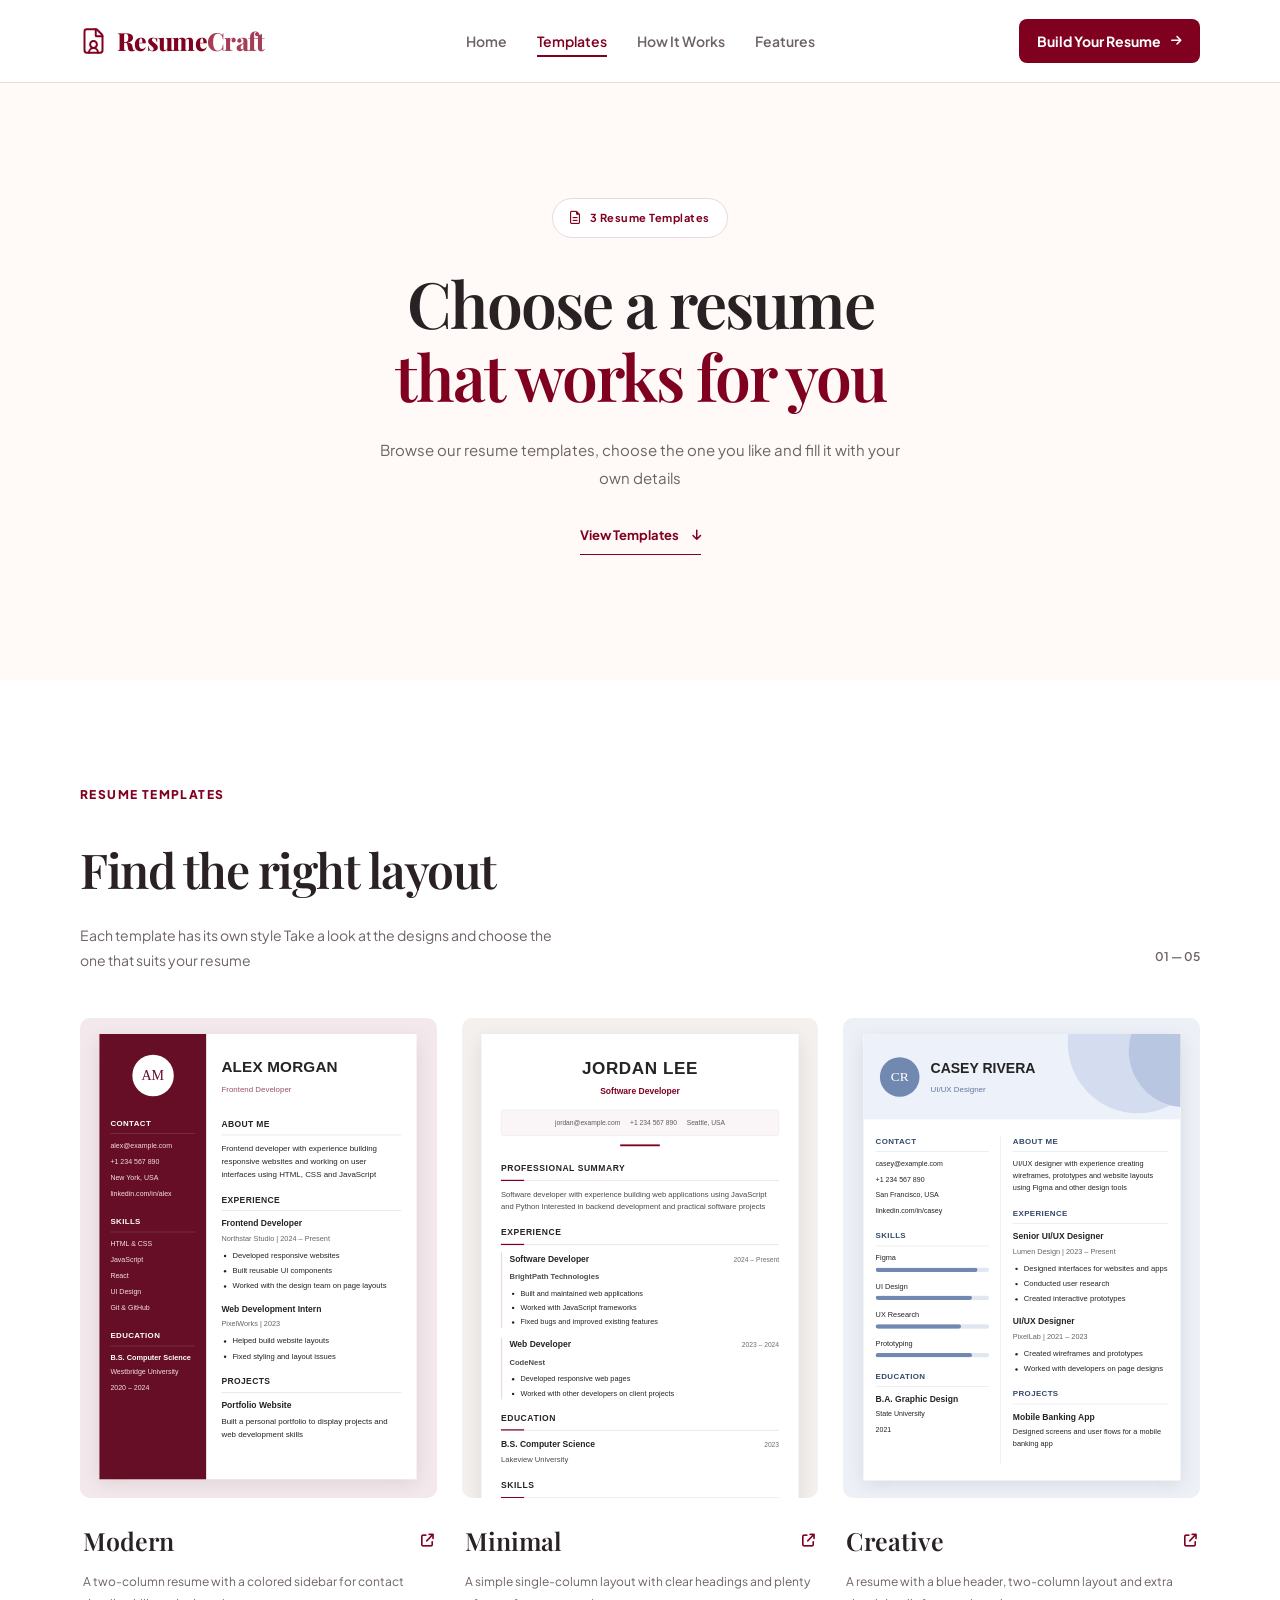
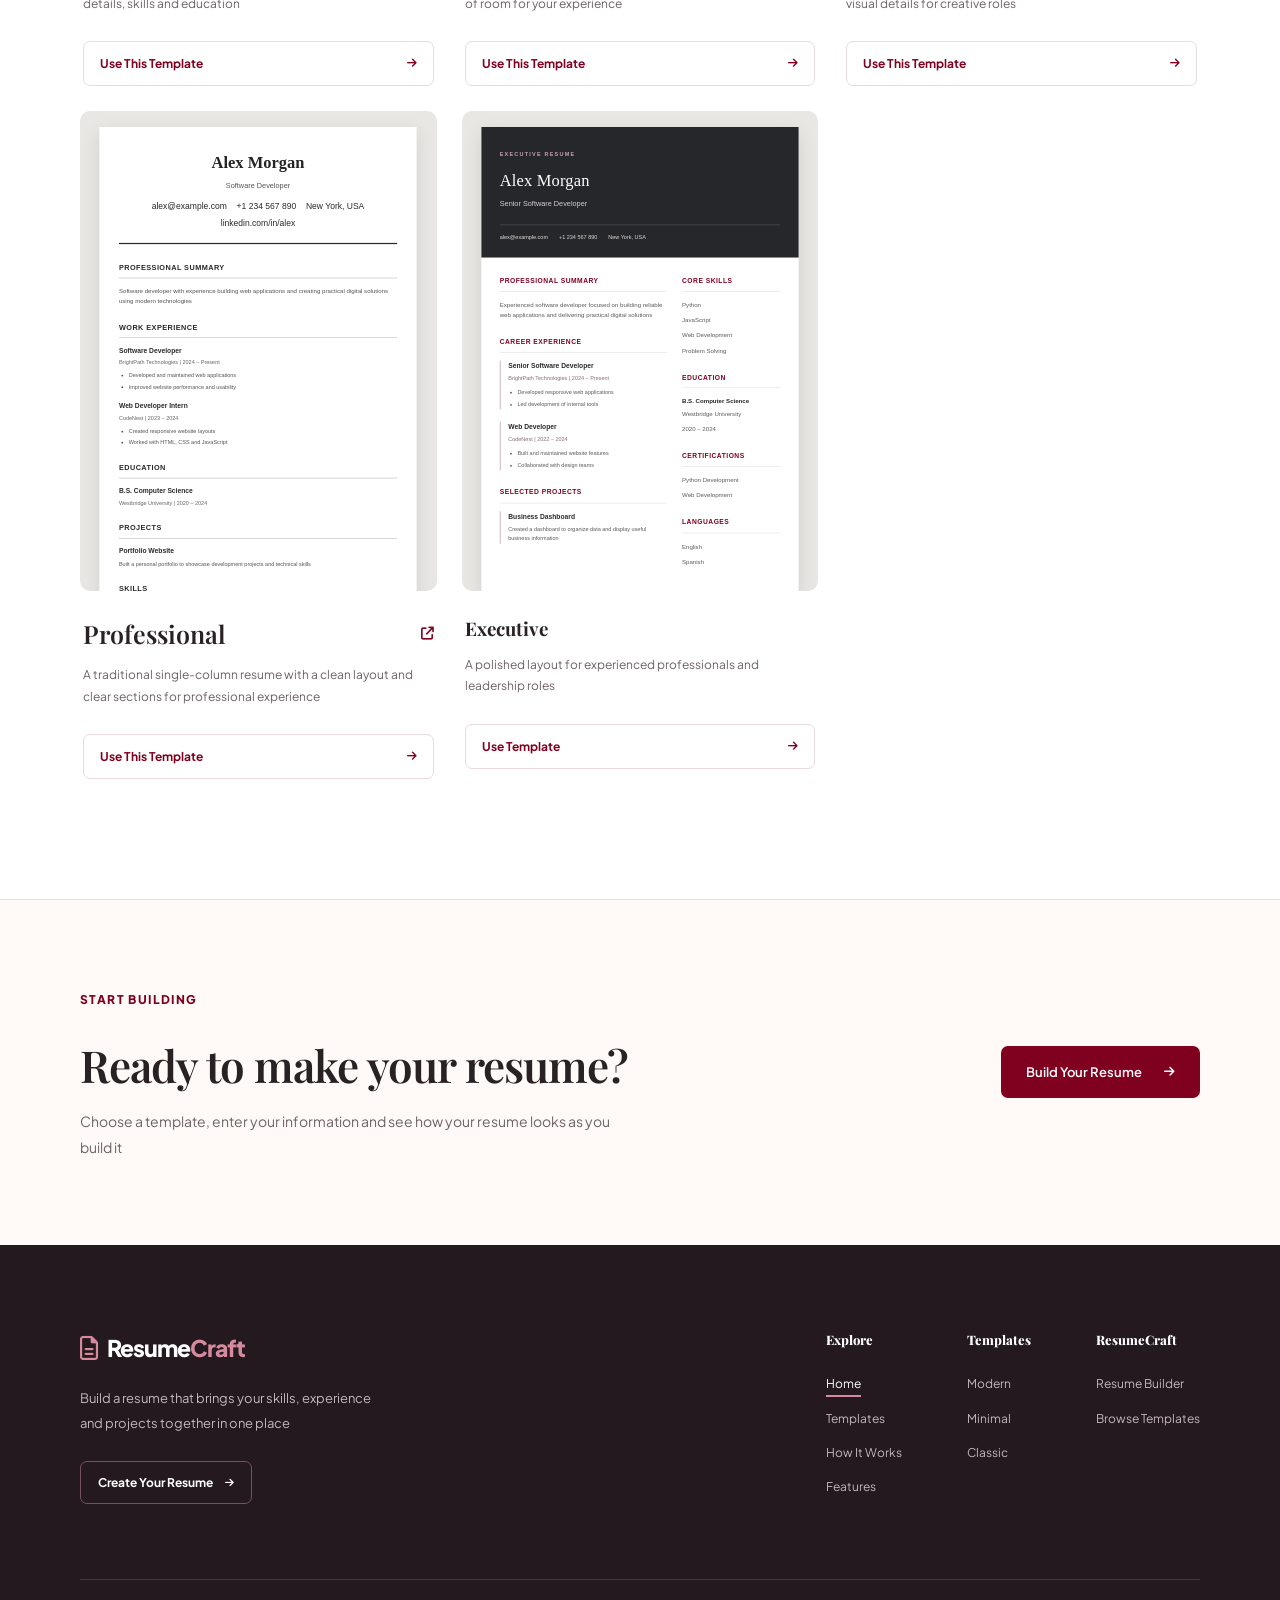
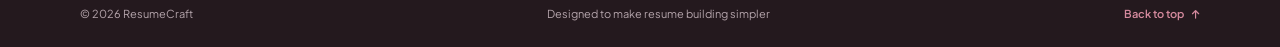
<file: templates.html>
<!DOCTYPE html>

<html lang="en">

<head>

    <meta charset="UTF-8">
    <meta name="viewport" content="width=device-width, initial-scale=1.0">
    <meta name="description"
        content="Browse Modern, Minimal and Creative resume templates and choose a layout for your resume">

    <title>Resume Templates | ResumeCraft</title>

    <link rel="preconnect" href="https://fonts.googleapis.com">
    <link rel="preconnect" href="https://fonts.gstatic.com" crossorigin>

    <link
        href="https://fonts.googleapis.com/css2?family=Playfair+Display:wght@400;500;600;700&family=Plus+Jakarta+Sans:wght@400;500;600;700;800&display=swap"
        rel="stylesheet">

    <link rel="stylesheet" href="https://cdnjs.cloudflare.com/ajax/libs/font-awesome/6.7.2/css/all.min.css">

    <link rel="stylesheet" href="css/style.css">
    <link rel="stylesheet" href="css/templates.css">

</head>

<body>

    <header class="site-header">

        <nav class="navbar container" aria-label="Main navigation">

            <a href="index.html" class="logo">
                <img src="icons/file-user.svg" alt="">

                <span class="logo-text">
                    <span class="logo-resume">Resume</span><span class="logo-craft">Craft</span>
                </span>
            </a>

            <ul class="nav-links">
                <li><a href="index.html">Home</a></li>
                <li><a href="templates.html" class="active" aria-current="page">Templates</a></li>
                <li><a href="index.html#how-it-works">How It Works</a></li>
                <li><a href="index.html#features">Features</a></li>
            </ul>

            <a href="builder.html" class="nav-button">
                Build Your Resume
                <i class="fa-solid fa-arrow-right" aria-hidden="true"></i>
            </a>

            <button class="menu-toggle" type="button" aria-label="Open navigation menu">
                <i class="fa-solid fa-bars" aria-hidden="true"></i>
            </button>

        </nav>

    </header>

    <div class="menu-overlay" hidden></div>

    <aside class="sidebar">

        <div class="sidebar-header">

            <a href="index.html" class="sidebar-logo">
                <img src="icons/file-user.svg" alt="">

                <span class="logo-text">
                    <span class="logo-resume">Resume</span><span class="logo-craft">Craft</span>
                </span>
            </a>

            <button class="menu-close" type="button" aria-label="Close navigation menu">
                <i class="fa-solid fa-xmark" aria-hidden="true"></i>
            </button>

        </div>

        <nav class="sidebar-nav" aria-label="Mobile navigation">

            <a href="index.html">Home</a>
            <a href="templates.html" class="active" aria-current="page">Templates</a>
            <a href="index.html#how-it-works">How It Works</a>
            <a href="index.html#features">Features</a>

            <a href="builder.html" class="sidebar-button">
                Build Your Resume
                <i class="fa-solid fa-arrow-right" aria-hidden="true"></i>
            </a>

        </nav>

    </aside>

    <main>

        <section class="templates-hero">

            <div class="container">

                <div class="templates-hero-content">

                    <span class="templates-hero-label">
                        <i class="fa-regular fa-file-lines" aria-hidden="true"></i>
                        3 Resume Templates
                    </span>

                    <h1>
                        Choose a resume <br>
                        <span>that works for you</span>
                    </h1>

                    <p>
                        Browse our resume templates, choose the one you like
                        and fill it with your own details
                    </p>

                    <a href="#template-gallery" class="templates-hero-link">
                        View Templates
                        <i class="fa-solid fa-arrow-down" aria-hidden="true"></i>
                    </a>

                </div>

            </div>

        </section>


        <section class="template-gallery" id="template-gallery">

            <div class="container">

                <div class="gallery-header">

                    <div class="gallery-heading">
                        <span class="section-label">Resume Templates</span>
                        <h2>Find the right layout</h2>
                        <p>
                            Each template has its own style
                            Take a look at the designs and choose the one that suits your resume
                        </p>
                    </div>

                    <span class="gallery-count">01 — 05</span>

                </div>

                <div class="template-grid">

                    <article class="template-card">

                        <div class="template-preview modern-preview">

                            <div class="resume-page modern-resume">

                                <aside class="modern-sidebar">

                                    <div class="modern-avatar">AM</div>

                                    <section class="resume-group">
                                        <h4>Contact</h4>
                                        <p>alex@example.com</p>
                                        <p>+1 234 567 890</p>
                                        <p>New York, USA</p>
                                        <p>linkedin.com/in/alex</p>
                                    </section>

                                    <section class="resume-group">
                                        <h4>Skills</h4>
                                        <p>HTML &amp; CSS</p>
                                        <p>JavaScript</p>
                                        <p>React</p>
                                        <p>UI Design</p>
                                        <p>Git &amp; GitHub</p>
                                    </section>

                                    <section class="resume-group">
                                        <h4>Education</h4>
                                        <strong>B.S. Computer Science</strong>
                                        <p>Westbridge University</p>
                                        <p>2020 – 2024</p>
                                    </section>

                                </aside>

                                <div class="modern-content">

                                    <header class="modern-header">
                                        <h3>Alex Morgan</h3>
                                        <p>Frontend Developer</p>
                                    </header>

                                    <section class="resume-group">
                                        <h4>About Me</h4>
                                        <p>
                                            Frontend developer with experience building
                                            responsive websites and working on user interfaces
                                            using HTML, CSS and JavaScript
                                        </p>
                                    </section>

                                    <section class="resume-group">

                                        <h4>Experience</h4>

                                        <div class="resume-entry">
                                            <strong>Frontend Developer</strong>
                                            <span>Northstar Studio | 2024 – Present</span>

                                            <ul>
                                                <li>Developed responsive websites</li>
                                                <li>Built reusable UI components</li>
                                                <li>Worked with the design team on page layouts</li>
                                            </ul>
                                        </div>

                                        <div class="resume-entry">
                                            <strong>Web Development Intern</strong>
                                            <span>PixelWorks | 2023</span>

                                            <ul>
                                                <li>Helped build website layouts</li>
                                                <li>Fixed styling and layout issues</li>
                                            </ul>
                                        </div>

                                    </section>

                                    <section class="resume-group">
                                        <h4>Projects</h4>

                                        <div class="resume-entry">
                                            <strong>Portfolio Website</strong>
                                            <p>
                                                Built a personal portfolio to display
                                                projects and web development skills
                                            </p>
                                        </div>
                                    </section>

                                </div>

                            </div>

                        </div>

                        <div class="template-info">

                            <div class="template-title">
                                <h3>Modern</h3>
                                <i class="fa-solid fa-arrow-up-right-from-square" aria-hidden="true"></i>
                            </div>

                            <p>
                                A two-column resume with a colored sidebar
                                for contact details, skills and education
                            </p>

                            <a href="builder.html?template=modern" class="template-button">
                                Use This Template
                                <i class="fa-solid fa-arrow-right" aria-hidden="true"></i>
                            </a>

                        </div>

                    </article>

                    <article class="template-card">

                        <div class="template-preview minimal-preview">

                            <div class="resume-page minimal-resume">

                                <header class="minimal-header">

                                    <h3>Jordan Lee</h3>
                                    <p>Software Developer</p>

                                    <div class="minimal-contact">
                                        <span>jordan@example.com</span>
                                        <span>+1 234 567 890</span>
                                        <span>Seattle, USA</span>
                                    </div>

                                </header>

                                <section class="resume-group">
                                    <h4>Professional Summary</h4>
                                    <p>
                                        Software developer with experience building
                                        web applications using JavaScript and Python
                                        Interested in backend development and practical software projects
                                    </p>
                                </section>

                                <section class="resume-group">

                                    <h4>Experience</h4>

                                    <div class="resume-entry">

                                        <div class="minimal-entry-heading">
                                            <strong>Software Developer</strong>
                                            <span>2024 – Present</span>
                                        </div>

                                        <p class="minimal-company">BrightPath Technologies</p>

                                        <ul>
                                            <li>Built and maintained web applications</li>
                                            <li>Worked with JavaScript frameworks</li>
                                            <li>Fixed bugs and improved existing features</li>
                                        </ul>

                                    </div>

                                    <div class="resume-entry">

                                        <div class="minimal-entry-heading">
                                            <strong>Web Developer</strong>
                                            <span>2023 – 2024</span>
                                        </div>

                                        <p class="minimal-company">CodeNest</p>

                                        <ul>
                                            <li>Developed responsive web pages</li>
                                            <li>Worked with other developers on client projects</li>
                                        </ul>

                                    </div>

                                </section>

                                <section class="resume-group">

                                    <h4>Education</h4>

                                    <div class="minimal-entry-heading">
                                        <strong>B.S. Computer Science</strong>
                                        <span>2023</span>
                                    </div>

                                    <p>Lakeview University</p>

                                </section>

                                <section class="resume-group">
                                    <h4>Skills</h4>
                                    <p>Python | JavaScript | HTML | CSS | Git | SQL</p>
                                </section>

                                <section class="resume-group">

                                    <h4>Projects</h4>

                                    <div class="resume-entry">
                                        <strong>Task Management Application</strong>
                                        <p>
                                            Created a web app where users can
                                            add tasks, organize them and track progress
                                        </p>
                                    </div>

                                </section>

                            </div>

                        </div>

                        <div class="template-info">

                            <div class="template-title">
                                <h3>Minimal</h3>
                                <i class="fa-solid fa-arrow-up-right-from-square" aria-hidden="true"></i>
                            </div>

                            <p>
                                A simple single-column layout with clear headings
                                and plenty of room for your experience
                            </p>

                            <a href="builder.html?template=minimal" class="template-button">
                                Use This Template
                                <i class="fa-solid fa-arrow-right" aria-hidden="true"></i>
                            </a>

                        </div>

                    </article>

                    <article class="template-card">

                        <div class="template-preview creative-preview">

                            <div class="resume-page creative-resume">

                                <header class="creative-header">

                                    <div class="creative-shape creative-shape-one"></div>
                                    <div class="creative-shape creative-shape-two"></div>

                                    <div class="creative-profile">

                                        <div class="creative-avatar">CR</div>

                                        <div>
                                            <h3>Casey Rivera</h3>
                                            <p>UI/UX Designer</p>
                                        </div>

                                    </div>

                                </header>

                                <div class="creative-body">

                                    <aside class="creative-sidebar">

                                        <section class="resume-group">
                                            <h4>Contact</h4>
                                            <p>casey@example.com</p>
                                            <p>+1 234 567 890</p>
                                            <p>San Francisco, USA</p>
                                            <p>linkedin.com/in/casey</p>
                                        </section>

                                        <section class="resume-group">

                                            <h4>Skills</h4>

                                            <div class="creative-skill">
                                                <span>Figma</span>
                                                <div class="skill-track">
                                                    <div class="skill-fill skill-90"></div>
                                                </div>
                                            </div>

                                            <div class="creative-skill">
                                                <span>UI Design</span>
                                                <div class="skill-track">
                                                    <div class="skill-fill skill-85"></div>
                                                </div>
                                            </div>

                                            <div class="creative-skill">
                                                <span>UX Research</span>
                                                <div class="skill-track">
                                                    <div class="skill-fill skill-75"></div>
                                                </div>
                                            </div>

                                            <div class="creative-skill">
                                                <span>Prototyping</span>
                                                <div class="skill-track">
                                                    <div class="skill-fill skill-85"></div>
                                                </div>
                                            </div>

                                        </section>

                                        <section class="resume-group">
                                            <h4>Education</h4>
                                            <strong>B.A. Graphic Design</strong>
                                            <p>State University</p>
                                            <p>2021</p>
                                        </section>

                                    </aside>

                                    <div class="creative-content">

                                        <section class="resume-group">
                                            <h4>About Me</h4>
                                            <p>
                                                UI/UX designer with experience creating
                                                wireframes, prototypes and website layouts
                                                using Figma and other design tools
                                            </p>
                                        </section>

                                        <section class="resume-group">

                                            <h4>Experience</h4>

                                            <div class="resume-entry">
                                                <strong>Senior UI/UX Designer</strong>
                                                <span>Lumen Design | 2023 – Present</span>

                                                <ul>
                                                    <li>Designed interfaces for websites and apps</li>
                                                    <li>Conducted user research</li>
                                                    <li>Created interactive prototypes</li>
                                                </ul>
                                            </div>

                                            <div class="resume-entry">
                                                <strong>UI/UX Designer</strong>
                                                <span>PixelLab | 2021 – 2023</span>

                                                <ul>
                                                    <li>Created wireframes and prototypes</li>
                                                    <li>Worked with developers on page designs</li>
                                                </ul>
                                            </div>

                                        </section>

                                        <section class="resume-group">

                                            <h4>Projects</h4>

                                            <div class="resume-entry">
                                                <strong>Mobile Banking App</strong>
                                                <p>
                                                    Designed screens and user flows
                                                    for a mobile banking app
                                                </p>
                                            </div>

                                        </section>

                                    </div>

                                </div>

                            </div>

                        </div>

                        <div class="template-info">

                            <div class="template-title">
                                <h3>Creative</h3>
                                <i class="fa-solid fa-arrow-up-right-from-square" aria-hidden="true"></i>
                            </div>

                            <p>
                                A resume with a blue header, two-column layout
                                and extra visual details for creative roles
                            </p>

                            <a href="builder.html?template=creative" class="template-button">
                                Use This Template
                                <i class="fa-solid fa-arrow-right" aria-hidden="true"></i>
                            </a>

                        </div>

                    </article>

                    <article class="template-card">

                        <div class="template-preview professional-preview">

                            <div class="resume-page professional-resume-preview">

                                <header class="professional-preview-header">
                                    <h3>Alex Morgan</h3>
                                    <p>Software Developer</p>

                                    <div class="professional-preview-contact">
                                        <span>alex@example.com</span>
                                        <span>+1 234 567 890</span>
                                        <span>New York, USA</span>
                                        <span>linkedin.com/in/alex</span>
                                    </div>
                                </header>

                                <section class="professional-preview-section">
                                    <h4>Professional Summary</h4>
                                    <p>
                                        Software developer with experience building web applications
                                        and creating practical digital solutions using modern technologies
                                    </p>
                                </section>

                                <section class="professional-preview-section">

                                    <h4>Work Experience</h4>

                                    <div class="professional-preview-entry">
                                        <strong>Software Developer</strong>
                                        <span>BrightPath Technologies | 2024 – Present</span>
                                        <ul>
                                            <li>Developed and maintained web applications</li>
                                            <li>Improved website performance and usability</li>
                                        </ul>
                                    </div>

                                    <div class="professional-preview-entry">
                                        <strong>Web Developer Intern</strong>
                                        <span>CodeNest | 2023 – 2024</span>
                                        <ul>
                                            <li>Created responsive website layouts</li>
                                            <li>Worked with HTML, CSS and JavaScript</li>
                                        </ul>
                                    </div>

                                </section>

                                <section class="professional-preview-section">

                                    <h4>Education</h4>

                                    <div class="professional-preview-entry">
                                        <strong>B.S. Computer Science</strong>
                                        <span>Westbridge University | 2020 – 2024</span>
                                    </div>

                                </section>

                                <section class="professional-preview-section">

                                    <h4>Projects</h4>

                                    <div class="professional-preview-entry">
                                        <strong>Portfolio Website</strong>
                                        <p>
                                            Built a personal portfolio to showcase
                                            development projects and technical skills
                                        </p>
                                    </div>

                                </section>

                                <section class="professional-preview-section">
                                    <h4>Skills</h4>
                                    <p>Python | JavaScript | HTML | CSS | Git | SQL</p>
                                </section>

                                <section class="professional-preview-section">
                                    <h4>Certifications</h4>
                                    <p>Meta Front-End Developer | Python for Everybody</p>
                                </section>

                            </div>

                        </div>

                        <div class="template-info">

                            <div class="template-title">
                                <h3>Professional</h3>
                                <i class="fa-solid fa-arrow-up-right-from-square" aria-hidden="true"></i>
                            </div>

                            <p>
                                A traditional single-column resume with a clean layout
                                and clear sections for professional experience
                            </p>

                            <a href="builder.html?template=professional" class="template-button">
                                Use This Template
                                <i class="fa-solid fa-arrow-right" aria-hidden="true"></i>
                            </a>

                        </div>

                    </article>


                    <div class="template-card">
                        <div class="template-preview executive-preview">
                            <div class="resume-page executive-resume-preview">
                                <header class="executive-preview-header">
                                    <span>EXECUTIVE RESUME</span>
                                    <h3>Alex Morgan</h3>
                                    <p>Senior Software Developer</p>
                                    <div class="executive-preview-contact">
                                        <p>alex@example.com</p>
                                        <p>+1 234 567 890</p>
                                        <p>New York, USA</p>
                                    </div>
                                </header>

                                <div class="executive-preview-body">
                                    <main class="executive-preview-main">
                                        <section class="executive-preview-section">
                                            <h4>Professional Summary</h4>
                                            <p>Experienced software developer focused on building reliable web
                                                applications and delivering practical digital solutions</p>
                                        </section>

                                        <section class="executive-preview-section">
                                            <h4>Career Experience</h4>
                                            <div class="executive-preview-entry">
                                                <strong>Senior Software Developer</strong>
                                                <span>BrightPath Technologies | 2024 – Present</span>
                                                <ul>
                                                    <li>Developed responsive web applications</li>
                                                    <li>Led development of internal tools</li>
                                                </ul>
                                            </div>
                                            <div class="executive-preview-entry">
                                                <strong>Web Developer</strong>
                                                <span>CodeNest | 2022 – 2024</span>
                                                <ul>
                                                    <li>Built and maintained website features</li>
                                                    <li>Collaborated with design teams</li>
                                                </ul>
                                            </div>
                                        </section>

                                        <section class="executive-preview-section">
                                            <h4>Selected Projects</h4>
                                            <div class="executive-preview-entry">
                                                <strong>Business Dashboard</strong>
                                                <p>Created a dashboard to organize data and display useful business
                                                    information</p>
                                            </div>
                                        </section>
                                    </main>

                                    <aside class="executive-preview-side">
                                        <section class="executive-preview-section">
                                            <h4>Core Skills</h4>
                                            <p>Python</p>
                                            <p>JavaScript</p>
                                            <p>Web Development</p>
                                            <p>Problem Solving</p>
                                        </section>

                                        <section class="executive-preview-section">
                                            <h4>Education</h4>
                                            <strong>B.S. Computer Science</strong>
                                            <p>Westbridge University</p>
                                            <p>2020 – 2024</p>
                                        </section>

                                        <section class="executive-preview-section">
                                            <h4>Certifications</h4>
                                            <p>Python Development</p>
                                            <p>Web Development</p>
                                        </section>

                                        <section class="executive-preview-section">
                                            <h4>Languages</h4>
                                            <p>English</p>
                                            <p>Spanish</p>
                                        </section>
                                    </aside>
                                </div>
                            </div>
                        </div>

                        <div class="template-info">
                            <div class="template-info-top">
                                <h3 class="template-title">Executive</h3>
                            </div>
                            <p>A polished layout for experienced professionals and leadership roles</p>
                            <a href="builder.html?template=executive" class="template-button">Use Template <i
                                    class="fa-solid fa-arrow-right"></i></a>
                        </div>
                    </div>

                </div>

            </div>

        </section>

        <section class="templates-cta">

            <div class="container">

                <div class="templates-cta-content">

                    <div class="templates-cta-text">

                        <span class="section-label">Start Building</span>
                        <h2>Ready to make your resume?</h2>
                        <p>
                            Choose a template, enter your information
                            and see how your resume looks as you build it
                        </p>

                    </div>

                    <a href="builder.html?template=modern" class="templates-cta-btn">
                        Build Your Resume
                        <i class="fa-solid fa-arrow-right" aria-hidden="true"></i>
                    </a>

                </div>

            </div>

        </section>

    </main>

    <footer class="footer">

        <div class="container">

            <div class="footer-main">

                <div class="footer-about">

                    <a href="index.html" class="footer-logo">
                        <i class="fa-regular fa-file-lines" aria-hidden="true"></i>
                        <span>Resume<span>Craft</span></span>
                    </a>

                    <p>
                        Build a resume that brings your skills,
                        experience and projects together in one place
                    </p>

                    <a href="builder.html" class="footer-button">
                        Create Your Resume
                        <i class="fa-solid fa-arrow-right" aria-hidden="true"></i>
                    </a>

                </div>

                <div class="footer-navigation">

                    <div class="footer-links">

                        <h3>Explore</h3>

                        <a href="index.html" class="active">Home</a>
                        <a href="templates.html">Templates</a>
                        <a href="index.html#how-it-works">How It Works</a>
                        <a href="index.html#features">Features</a>

                    </div>

                    <div class="footer-links">

                        <h3>Templates</h3>

                        <a href="builder.html?template=modern">Modern</a>
                        <a href="builder.html?template=minimal">Minimal</a>
                        <a href="builder.html?template=classic">Classic</a>

                    </div>

                    <div class="footer-links">

                        <h3>ResumeCraft</h3>

                        <a href="builder.html">Resume Builder</a>
                        <a href="templates.html">Browse Templates</a>

                    </div>

                </div>

            </div>

            <div class="footer-bottom">

                <p>&copy; 2026 ResumeCraft</p>

                <span>Designed to make resume building simpler</span>

                <a href="#" class="footer-top">
                    Back to top
                    <i class="fa-solid fa-arrow-up" aria-hidden="true"></i>
                </a>

            </div>

        </div>

    </footer>

    <script src="js/script.js"></script>

</body>

</html>
</file>
<file: css/style.css>
:root {
  --font-main: "Plus Jakarta Sans", sans-serif;
  --font-heading: "Playfair Display", serif;
  --color-primary: #800020;
  --color-primary-hover: #600018;
  --color-primary-light: #a63d57;
  --color-background: #fffaf7;
  --color-surface: #ffffff;
  --color-text: #292124;
  --color-muted: #6e6266;
  --color-border: #e8dadd;
  --container-width: 1120px;
  --resume-accent: #650e25;
}

* {
  margin: 0;
  padding: 0;
  box-sizing: border-box;
}

html {
  scroll-behavior: smooth;
  overflow-x: hidden;
}

body {
  min-height: 100vh;
  overflow-x: hidden;
  font-family: var(--font-main);
  font-size: 16px;
  line-height: 1.6;
  color: var(--color-text);
  background-color: var(--color-background);
}

body.menu-open {
  overflow: hidden;
}

button,
input,
textarea,
select {
  font: inherit;
}

button {
  border: none;
}

h1,
h2,
h3,
h4,
h5,
h6 {
  font-family: var(--font-heading);
}

a {
  color: inherit;
  text-decoration: none;
}

img {
  display: block;
  max-width: 100%;
  height: auto;
}

.container {
  width: 92%;
  max-width: var(--container-width);
  margin: 0 auto;
}


.site-header {
  position: relative;
  z-index: 100;
  background-color: var(--color-surface);
  border-bottom: 1px solid var(--color-border);
}

.navbar {
  min-height: 82px;
  display: grid;
  grid-template-columns: 1fr auto 1fr;
  align-items: center;
  gap: 24px;
}

.logo,
.sidebar-logo {
  display: inline-flex;
  align-items: center;
  gap: 10px;
  font-family: var(--font-heading);
  font-size: 25px;
  font-weight: 800;
  letter-spacing: -0.7px;
}

.logo {
  justify-self: start;
}

.logo img,
.sidebar-logo img {
  width: 1.7rem;
}

.logo-text {
  display: inline-flex;
}

.logo-resume {
  color: var(--color-primary);
}

.logo-craft {
  color: var(--color-primary-light);
}

.nav-links {
  display: flex;
  align-items: center;
  justify-content: center;
  gap: 30px;
  list-style: none;
}

.nav-links a {
  position: relative;
  color: var(--color-muted);
  font-size: 14px;
  font-weight: 600;
  transition: color 0.2s ease;
}


.nav-links a {
  position: relative;
}

.nav-links a::after {
  content: "";
  position: absolute;
  left: 0;
  bottom: -7px;
  width: 0%;
  height: 2px;
  background-color: var(--color-primary);
  transition: 0.3s ease;
}

.nav-links a:hover::after,
.nav-links a.active::after {
  width: 100%;
}


.sidebar-nav a.active:not(.sidebar-button) {
  color: var(--color-primary);
  font-weight: 700;
  border-left: 3px solid var(--color-primary);
  padding-left: 12px;
}


.nav-button {
  justify-self: end;
  display: inline-flex;
  align-items: center;
  justify-content: center;
  gap: 10px;
  padding: 11px 18px;
  border-radius: 8px;
  background-color: var(--color-primary);
  color: #ffffff;
  font-size: 14px;
  font-weight: 700;
  transition: background-color 0.2s ease;
}

.nav-button i {
  font-size: 12px;
}

.menu-toggle {
  width: 42px;
  height: 42px;
  display: none;
  align-items: center;
  justify-content: center;
  justify-self: end;
  border: 1px solid var(--color-border);
  border-radius: 8px;
  background-color: var(--color-surface);
  color: var(--color-primary);
  font-size: 19px;
  cursor: pointer;
}

@media (hover: hover) and (pointer: fine) {
  .nav-links a:hover {
    color: var(--color-primary);
  }

  .nav-button:hover {
    background-color: var(--color-primary-hover);
  }

  .menu-toggle:hover {
    background-color: var(--color-background);
  }
}

@media (max-width: 1024px) {
  .navbar {
    min-height: 76px;
    gap: 18px;
  }

  .nav-links {
    gap: 20px;
  }

  .nav-button {
    padding: 10px 15px;
  }
}

@media (max-width: 768px) {
  .navbar {
    min-height: 70px;
    grid-template-columns: 1fr auto;
  }

  .logo {
    font-size: 21px;
  }

  .nav-links,
  .nav-button {
    display: none;
  }

  .menu-toggle {
    display: inline-flex;
  }
}


.menu-overlay {
  position: fixed;
  inset: 0;
  z-index: 1000;
  background-color: rgb(41 33 36 / 45%);
}

.sidebar {
  position: fixed;
  top: 0;
  right: 0;
  z-index: 1001;
  width: min(340px, 88%);
  height: 100dvh;
  display: flex;
  flex-direction: column;
  padding: 24px;
  background-color: var(--color-surface);
  border-left: 1px solid var(--color-border);
  transform: translateX(100%);
  transition: transform 0.25s ease;
}

.sidebar.is-open {
  transform: translateX(0);
}

.sidebar-header {
  display: flex;
  align-items: center;
  justify-content: space-between;
  gap: 16px;
  padding-bottom: 22px;
  border-bottom: 1px solid var(--color-border);
}

.sidebar-logo {
  font-size: 20px;
}

.menu-close {
  width: 42px;
  height: 42px;
  display: inline-flex;
  align-items: center;
  justify-content: center;
  border: 1px solid var(--color-border);
  border-radius: 8px;
  background-color: var(--color-surface);
  color: var(--color-primary);
  font-size: 19px;
  cursor: pointer;
}

.sidebar-nav {
  flex: 1;
  display: flex;
  flex-direction: column;
  padding-top: 25px;
}

.sidebar-nav>a:not(.sidebar-button) {
  min-height: 48px;
  display: flex;
  align-items: center;
  padding: 0 13px;
  margin-bottom: 8px;
  border-radius: 8px;
  color: var(--color-text);
  font-size: 15px;
  font-weight: 600;
  transition:
    color 0.2s ease,
    background-color 0.2s ease;
}

.sidebar-button {
  width: 100%;
  min-height: 50px;
  display: inline-flex;
  align-items: center;
  justify-content: center;
  gap: 10px;
  margin-top: auto;
  padding: 12px 18px;
  border-radius: 8px;
  background-color: var(--color-primary);
  color: #ffffff;
  font-size: 14px;
  font-weight: 700;
  transition: background-color 0.2s ease;
}

.sidebar-button i {
  font-size: 12px;
}

@media (hover: hover) and (pointer: fine) {
  .sidebar-nav>a:not(.sidebar-button):hover {
    color: var(--color-primary);
    background-color: #fff3f5;
  }

  .sidebar-button:hover {
    background-color: var(--color-primary-hover);
  }

  .menu-close:hover {
    background-color: var(--color-background);
  }
}

@media (max-width: 768px) {
  .sidebar {
    width: min(330px, 88%);
    padding: 20px;
  }

  .sidebar-nav {
    padding-top: 24px;
  }

  .sidebar-nav>a:not(.sidebar-button) {
    min-height: 50px;
    margin-bottom: 9px;
    padding: 0 14px;
  }

  .sidebar-button {
    margin-top: auto;
    margin-bottom: 20px;
  }
}



.hero {
  position: relative;
  min-height: calc(100vh - 82px);
  display: flex;
  align-items: center;
  overflow: hidden;
}

.hero-shape {
  position: absolute;
  top: 0;
  right: -70px;
  width: 39%;
  height: 100%;
  background-color: #8c1835;
  clip-path: polygon(32% 0, 100% 0, 100% 100%, 0 100%, 17% 55%);
}

.hero-container {
  position: relative;
  z-index: 2;
  display: grid;
  grid-template-columns: 1.2fr 1fr;
  align-items: center;
  gap: 70px;
  padding-top: 70px;
  padding-bottom: 40px;
}

.hero-content {
  min-width: 0;
  max-width: 570px;
  transform: translateY(-35px);
}

.hero h1 {
  font-family: var(--font-heading);
  font-size: clamp(48px, 5vw, 70px);
  line-height: 1.1;
  letter-spacing: -2px;
}

.hero h1 span {
  font-family: "Cormorant Garamond", serif;
  font-size: 1.12em;
  font-weight: 600;
  font-style: italic;
  color: var(--color-primary);
}

.hero-description {
  max-width: 520px;
  margin-top: 24px;
  color: var(--color-muted);
  font-size: 16px;
  line-height: 1.8;
}

.hero-buttons {
  display: flex;
  align-items: center;
  gap: 14px;
  margin-top: 30px;
}

.primary-button,
.secondary-button {
  min-height: 50px;
  display: inline-flex;
  align-items: center;
  justify-content: center;
  padding: 0 21px;
  border-radius: 8px;
  font-size: 14px;
  font-weight: 700;
}

.primary-button {
  gap: 10px;
  background-color: var(--color-primary);
  color: #ffffff;
  transition: background-color 0.2s ease;
}

.primary-button i {
  font-size: 12px;
}

.secondary-button {
  border: 1px solid var(--color-primary);
  background-color: transparent;
  color: var(--color-primary);
  transition: color 0.2s ease, background-color 0.2s ease;
}

.hero-points {
  display: flex;
  align-items: center;
  gap: 25px;
  margin-top: 27px;
}

.hero-points span {
  display: flex;
  align-items: center;
  gap: 7px;
  color: var(--color-muted);
  font-size: 12px;
  font-weight: 600;
}

.hero-points i {
  color: var(--color-primary);
  font-size: 11px;
}

.hero-visual {
  position: relative;
  min-width: 0;
  min-height: 560px;
  transform: translateY(-10px);
}

.resume-card {
  position: absolute;
  background-color: #ffffff;
  box-shadow: 0 18px 45px rgb(65 31 40 / 16%);
}

.resume-back {
  top: 75px;
  right: 0;
  width: 315px;
  height: 430px;
  padding: 30px;
  transform: rotate(7deg);
}

.back-header {
  padding-bottom: 17px;
  border-bottom: 1px solid #ddd5d8;
}

.back-header h3 {
  color: var(--color-primary);
  font-size: 17px;
  text-transform: uppercase;
}

.back-header p {
  margin-top: 2px;
  color: var(--color-muted);
  font-size: 9px;
}

.back-section {
  margin-top: 23px;
}

.back-section h4 {
  margin-bottom: 10px;
  color: var(--color-text);
  font-size: 10px;
  text-transform: uppercase;
}

.resume-line {
  display: block;
  height: 5px;
  margin-top: 7px;
  border-radius: 10px;
  background-color: #e5dfe1;
}

.line-long {
  width: 100%;
}

.line-medium {
  width: 75%;
}

.line-short {
  width: 48%;
}

.back-skills {
  display: flex;
  gap: 6px;
}

.back-skills span {
  width: 45px;
  height: 15px;
  border-radius: 10px;
  background-color: #f2e3e7;
}

.resume-main.hero-modern {
  top: 10px;
  left: 10px;
  z-index: 2;
  width: 390px;
  height: 530px;
  min-height: 0;
  display: grid;
  grid-template-columns: 35% 65%;
  padding: 0;
  overflow: hidden;
  transform: rotate(-2deg);
  font-family: Arial, sans-serif;
}

.hero-modern-sidebar {
  min-width: 0;
  padding: 28px 13px;
  background-color: #800020;
  color: #ffffff;
}

.hero-modern-avatar {
  width: 58px;
  height: 58px;
  display: flex;
  align-items: center;
  justify-content: center;
  margin: 0 auto 25px;
  border: 2px solid rgb(255 255 255 / 65%);
  border-radius: 50%;
  background-color: #a63d57;
  font-size: 18px;
  font-weight: 700;
}

.hero-modern-group {
  margin-bottom: 22px;
}

.hero-modern-group:last-child {
  margin-bottom: 0;
}

.hero-modern-group h4 {
  margin-bottom: 9px;
  padding-bottom: 6px;
  border-bottom: 1px solid #e8dadd;
  font-size: 10px;
  font-weight: 700;
  text-transform: uppercase;
  letter-spacing: 0.4px;
}

.hero-modern-sidebar .hero-modern-group h4 {
  border-bottom-color: rgb(255 255 255 / 35%);
  color: #ffffff;
}

.hero-modern-group p,
.hero-modern-group li,
.hero-modern-group strong,
.hero-modern-entry span {
  font-size: 7px;
  line-height: 1.65;
}

.hero-modern-sidebar .hero-modern-group p {
  margin-bottom: 5px;
  color: #f4e9ec;
  overflow-wrap: anywhere;
}

.hero-modern-sidebar .hero-modern-group strong {
  display: block;
  margin-bottom: 4px;
  color: #ffffff;
}

.hero-modern-content {
  min-width: 0;
  padding: 30px 18px;
  background-color: #ffffff;
}

.hero-modern-header {
  margin-bottom: 25px;
}

.hero-modern-header h2 {
  color: #292124;
  font-size: 23px;
  line-height: 1.1;
  text-transform: uppercase;
}

.hero-modern-header p {
  margin-top: 6px;
  color: #800020;
  font-size: 9px;
  font-weight: 600;
}

.hero-modern-content .hero-modern-group h4 {
  color: #800020;
}

.hero-modern-content .hero-modern-group p,
.hero-modern-content .hero-modern-group li {
  color: #6e6266;
}

.hero-modern-entry {
  margin-bottom: 13px;
}

.hero-modern-entry:last-child {
  margin-bottom: 0;
}

.hero-modern-entry strong {
  display: block;
  color: #292124;
  font-size: 8px;
}

.hero-modern-entry span {
  display: block;
  margin-top: 3px;
  color: #6e6266;
}

.hero-modern-entry ul {
  margin-top: 6px;
  padding-left: 12px;
}

.hero-modern-entry li {
  margin-bottom: 3px;
}

@media (hover: hover) and (pointer: fine) {
  .primary-button:hover {
    background-color: var(--color-primary-hover);
  }

  .secondary-button:hover {
    background-color: var(--color-primary);
    color: #ffffff;
  }
}

@media (max-width: 1024px) {
  .hero {
    min-height: auto;
  }

  .hero-shape {
    display: none;
  }

  .hero-container {
    grid-template-columns: minmax(0, 1fr);
    gap: 50px;
    padding-top: 60px;
    padding-bottom: 70px;
  }

  .hero-content {
    width: 100%;
    max-width: 620px;
    transform: none;
  }

  .hero h1 {
    max-width: 600px;
    font-size: 56px;
  }

  .hero-description {
    max-width: 540px;
  }

  .hero-visual {
    width: 100%;
    max-width: 620px;
    min-height: 550px;
  }

  .resume-main.hero-modern {
    top: 0;
    left: 20px;
    width: 390px;
    height: 530px;
  }

  .resume-back {
    top: 65px;
    right: 20px;
    width: 315px;
    height: 430px;
    padding: 30px;
  }
}

@media (max-width: 768px) {
  .hero-container {
    gap: 45px;
    padding-top: 50px;
    padding-bottom: 60px;
  }

  .hero-content {
    max-width: 600px;
  }

  .hero h1 {
    max-width: 550px;
    font-size: clamp(40px, 9vw, 52px);
    letter-spacing: -1.5px;
  }

  .hero-description {
    margin-top: 18px;
    font-size: 15px;
  }

  .hero-buttons {
    width: 100%;
    max-width: 330px;
    flex-direction: column;
    align-items: stretch;
    margin-top: 25px;
  }

  .hero-points {
    flex-wrap: wrap;
    gap: 12px 20px;
    margin-top: 23px;
  }

  .hero-visual {
    max-width: 100%;
    min-height: 480px;
    margin-top: 5px;
  }

  .resume-main.hero-modern {
    top: 0;
    left: 50%;
    width: min(340px, 88vw);
    height: 470px;
    transform: translateX(-50%);
  }

  .resume-back {
    display: none;
  }

  .hero-modern-sidebar {
    padding: 23px 11px;
  }

  .hero-modern-avatar {
    width: 49px;
    height: 49px;
    margin-bottom: 21px;
    font-size: 15px;
  }

  .hero-modern-content {
    padding: 25px 14px;
  }

  .hero-modern-header {
    margin-bottom: 22px;
  }

  .hero-modern-header h2 {
    font-size: 19px;
  }

  .hero-modern-group {
    margin-bottom: 17px;
  }

  .hero-modern-group h4 {
    font-size: 9px;
  }

  .hero-modern-group p,
  .hero-modern-group li,
  .hero-modern-group strong,
  .hero-modern-entry span {
    font-size: 6px;
  }
}

@media (max-width: 480px) {
  .hero-container {
    gap: 38px;
    padding-top: 42px;
    padding-bottom: 50px;
  }

  .hero h1 {
    font-size: 40px;
    letter-spacing: -1.2px;
  }

  .hero-description {
    font-size: 14px;
    line-height: 1.7;
  }

  .hero-buttons {
    max-width: none;
    gap: 10px;
  }

  .primary-button,
  .secondary-button {
    min-height: 48px;
    font-size: 13px;
  }

  .hero-points {
    gap: 10px 16px;
    margin-top: 20px;
  }

  .hero-points span {
    font-size: 11px;
  }

  .hero-visual {
    min-height: 445px;
  }

  .resume-main.hero-modern {
    width: min(320px, 88vw);
    height: 440px;
  }

  .hero-modern-sidebar {
    padding: 20px 9px;
  }

  .hero-modern-avatar {
    width: 43px;
    height: 43px;
    margin-bottom: 18px;
    font-size: 13px;
  }

  .hero-modern-content {
    padding: 22px 12px;
  }

  .hero-modern-header h2 {
    font-size: 17px;
  }

  .hero-modern-header p {
    font-size: 7px;
  }

  .hero-modern-group {
    margin-bottom: 15px;
  }

  .hero-modern-group h4 {
    margin-bottom: 6px;
    font-size: 8px;
  }

  .hero-modern-group p,
  .hero-modern-group li,
  .hero-modern-group strong,
  .hero-modern-entry span {
    font-size: 5.5px;
  }

  .hero-modern-entry {
    margin-bottom: 9px;
  }

  .hero-modern-entry strong {
    font-size: 6.5px;
  }

  .hero-modern-entry ul {
    padding-left: 10px;
  }
}

.templates-showcase {
  padding: 110px 0;
  background-color: var(--color-surface);
}

.templates-showcase-container {
  display: grid;
  grid-template-columns: minmax(0, 0.8fr) minmax(500px, 1fr);
  align-items: center;
  gap: 90px;
}

.templates-content {
  min-width: 0;
}

.section-label {
  display: inline-block;
  margin-bottom: 15px;
  color: var(--color-primary);
  font-size: 12px;
  font-weight: 800;
  text-transform: uppercase;
  letter-spacing: 1.4px;
}

.templates-content h2 {
  max-width: 540px;
  font-size: clamp(36px, 4vw, 50px);
  line-height: 1.15;
  letter-spacing: -2px;
}

.templates-content h2 span {
  color: var(--color-primary);
}

.templates-description {
  max-width: 490px;
  margin-top: 20px;
  color: var(--color-muted);
  font-size: 15px;
  line-height: 1.8;
}

.template-options {
  max-width: 500px;
  margin-top: 38px;
  border-top: 1px solid var(--color-border);
}

.template-option {
  min-height: 82px;
  display: grid;
  grid-template-columns: 42px 1fr auto;
  align-items: center;
  gap: 16px;
  padding: 15px 5px;
  border-bottom: 1px solid var(--color-border);
  color: var(--color-text);
  transition: padding 0.2s ease, color 0.2s ease;
}

.template-number {
  color: var(--color-muted);
  font-size: 11px;
  font-weight: 700;
}

.template-option-text {
  display: flex;
  flex-direction: column;
  gap: 4px;
}

.template-option-text strong {
  font-size: 16px;
  font-weight: 700;
}

.template-option-text span {
  color: var(--color-muted);
  font-size: 12px;
}

.template-option>i {
  margin-right: 5px;
  color: var(--color-muted);
  font-size: 11px;
  transition: color 0.2s ease, transform 0.2s ease;
}

.template-option.active {
  color: var(--color-primary);
}

.template-option.active .template-number {
  color: var(--color-primary);
}

.template-option.active>i {
  color: var(--color-primary);
}

.templates-link {
  display: inline-flex;
  align-items: center;
  gap: 9px;
  margin-top: 30px;
  color: var(--color-primary);
  font-size: 13px;
  font-weight: 700;
}

.templates-link i {
  font-size: 10px;
  transition: transform 0.2s ease;
}

.template-preview-area {
  min-width: 0;
  overflow: hidden;
  border: 1px solid var(--color-border);
  border-radius: 12px;
  background-color: #f5f1f2;
}

.template-preview-top {
  min-height: 68px;
  display: flex;
  align-items: center;
  justify-content: space-between;
  gap: 20px;
  padding: 0 22px;
  border-bottom: 1px solid var(--color-border);
  background-color: var(--color-surface);
}

.template-preview-top>div {
  display: flex;
  flex-direction: column;
  gap: 3px;
}

.template-preview-top>div span {
  color: var(--color-muted);
  font-size: 9px;
  font-weight: 700;
  text-transform: uppercase;
  letter-spacing: 0.7px;
}

.template-preview-top strong {
  font-size: 14px;
}

.template-preview-number {
  color: var(--color-muted);
  font-size: 11px;
  font-weight: 600;
}

.template-paper-wrap {
  padding: 34px;
}

.template-paper {
  min-width: 0;
  min-height: 580px;
  background-color: #ffffff;
  box-shadow: 0 5px 18px rgb(54 36 42 / 7%);
  font-family: Arial, sans-serif;
}

.template-paper[hidden] {
  display: none !important;
}

.template-modern-paper {
  display: grid;
  grid-template-columns: 33% 67%;
  padding: 0;
  overflow: hidden;
}

.showcase-modern-sidebar {
  min-width: 0;
  padding: 36px 18px;
  background-color: #800020;
  color: #ffffff;
}

.showcase-modern-avatar {
  width: 70px;
  height: 70px;
  display: flex;
  align-items: center;
  justify-content: center;
  margin: 0 auto 32px;
  border: 2px solid rgb(255 255 255 / 65%);
  border-radius: 50%;
  background-color: #a63d57;
  font-size: 22px;
  font-weight: 700;
}

.showcase-resume-group {
  margin-bottom: 27px;
}

.showcase-resume-group:last-child {
  margin-bottom: 0;
}

.showcase-resume-group h4 {
  margin-bottom: 11px;
  padding-bottom: 7px;
  border-bottom: 1px solid #e8dadd;
  color: #800020;
  font-size: 10px;
  font-weight: 800;
  text-transform: uppercase;
  letter-spacing: 0.6px;
}

.showcase-resume-group p,
.showcase-resume-group li,
.showcase-resume-group strong,
.showcase-resume-entry span {
  font-size: 8px;
  line-height: 1.7;
}

.showcase-resume-group p {
  color: #6e6266;
}

.showcase-modern-sidebar .showcase-resume-group h4,
.showcase-creative-sidebar .showcase-resume-group h4 {
  border-bottom-color: rgb(255 255 255 / 35%);
  color: #ffffff;
}

.showcase-modern-sidebar .showcase-resume-group p,
.showcase-creative-sidebar .showcase-resume-group p {
  margin-bottom: 6px;
  color: #f4e9ec;
  overflow-wrap: anywhere;
}

.showcase-modern-sidebar .showcase-resume-group strong,
.showcase-creative-sidebar .showcase-resume-group strong {
  display: block;
  margin-bottom: 4px;
  color: #ffffff;
}

.showcase-modern-content {
  min-width: 0;
  padding: 39px 26px;
}

.showcase-modern-header {
  margin-bottom: 32px;
}

.showcase-modern-header h3 {
  color: #292124;
  font-size: 28px;
  line-height: 1.1;
  text-transform: uppercase;
}

.showcase-modern-header p {
  margin-top: 7px;
  color: #800020;
  font-size: 11px;
  font-weight: 600;
}

.showcase-resume-entry {
  margin-bottom: 16px;
}

.showcase-resume-entry:last-child {
  margin-bottom: 0;
}

.showcase-resume-entry strong {
  display: block;
  color: #292124;
  font-size: 9px;
}

.showcase-resume-entry span {
  display: block;
  margin-top: 4px;
  color: #6e6266;
}

.showcase-resume-entry ul {
  margin-top: 7px;
  padding-left: 13px;
}

.showcase-resume-entry li {
  margin-bottom: 4px;
  color: #6e6266;
}

.template-minimal-paper {
  padding: 40px 38px;
}

.showcase-minimal-header {
  margin-bottom: 30px;
  padding-bottom: 20px;
  border-bottom: 2px solid #292124;
  text-align: center;
}

.showcase-minimal-header h3 {
  color: #292124;
  font-size: 28px;
  line-height: 1.1;
  text-transform: uppercase;
  letter-spacing: 1px;
}

.showcase-minimal-header>p {
  margin-top: 7px;
  color: #6e6266;
  font-size: 11px;
  font-weight: 600;
}

.showcase-minimal-contact {
  display: flex;
  justify-content: center;
  flex-wrap: wrap;
  gap: 7px 13px;
  margin-top: 15px;
}

.showcase-minimal-contact span {
  color: #6e6266;
  font-size: 8px;
}

.template-minimal-paper .showcase-resume-group h4 {
  padding-bottom: 6px;
  border-bottom: 1px solid #292124;
  color: #292124;
}

.showcase-minimal-entry-heading {
  display: flex;
  align-items: flex-start;
  justify-content: space-between;
  gap: 12px;
}

.showcase-minimal-entry-heading strong {
  font-size: 9px;
}

.showcase-minimal-entry-heading span {
  margin-top: 0;
  white-space: nowrap;
  font-size: 8px;
}

.showcase-minimal-company {
  margin-top: 3px;
  color: #6e6266;
  font-size: 8px;
}

.template-creative-paper {
  padding: 0;
  overflow: hidden;
}

.showcase-creative-header {
  position: relative;
  min-height: 155px;
  display: flex;
  align-items: center;
  padding: 30px;
  overflow: hidden;
  background-color: #244b75;
  color: #ffffff;
}

.showcase-creative-shape {
  position: absolute;
  border-radius: 50%;
  background-color: rgb(255 255 255 / 9%);
}

.showcase-creative-shape-one {
  top: -80px;
  right: -25px;
  width: 230px;
  height: 230px;
}

.showcase-creative-shape-two {
  right: 105px;
  bottom: -85px;
  width: 160px;
  height: 160px;
}

.showcase-creative-profile {
  position: relative;
  z-index: 1;
  display: flex;
  align-items: center;
  gap: 20px;
}

.showcase-creative-avatar {
  width: 74px;
  height: 74px;
  flex-shrink: 0;
  display: flex;
  align-items: center;
  justify-content: center;
  border: 3px solid rgb(255 255 255 / 75%);
  border-radius: 50%;
  background-color: #6387ac;
  color: #ffffff;
  font-size: 22px;
  font-weight: 700;
}

.showcase-creative-profile h3 {
  color: #ffffff;
  font-size: 27px;
  line-height: 1.1;
}

.showcase-creative-profile p {
  margin-top: 7px;
  color: #e2eaf2;
  font-size: 11px;
}

.showcase-creative-body {
  display: grid;
  grid-template-columns: 34% 66%;
}

.showcase-creative-sidebar {
  min-width: 0;
  padding: 30px 17px;
  background-color: #315b85;
  color: #ffffff;
}

.showcase-creative-content {
  min-width: 0;
  padding: 32px 23px;
}

.showcase-creative-content .showcase-resume-group h4 {
  color: #244b75;
}

.showcase-creative-skill {
  margin-bottom: 13px;
}

.showcase-creative-skill>span {
  display: block;
  margin-bottom: 5px;
  color: #ffffff;
  font-size: 8px;
}

.showcase-skill-track {
  height: 5px;
  overflow: hidden;
  border-radius: 10px;
  background-color: rgb(255 255 255 / 25%);
}

.showcase-skill-fill {
  height: 100%;
  border-radius: inherit;
  background-color: #ffffff;
}

.showcase-skill-90 {
  width: 90%;
}

.showcase-skill-85 {
  width: 85%;
}

.showcase-skill-75 {
  width: 75%;
}

@media (hover: hover) and (pointer: fine) {
  .template-option:hover {
    padding-left: 10px;
    color: var(--color-primary);
  }

  .template-option:hover>i {
    color: var(--color-primary);
    transform: translateX(4px);
  }

  .templates-link:hover i {
    transform: translateX(4px);
  }
}

@media (max-width: 1024px) {
  .templates-showcase {
    padding: 90px 0;
  }

  .templates-showcase-container {
    grid-template-columns: minmax(0, 1fr);
    gap: 50px;
  }

  .templates-content {
    max-width: 620px;
  }

  .templates-content h2 {
    max-width: 560px;
    font-size: 40px;
  }

  .templates-description {
    max-width: 520px;
  }

  .template-options {
    max-width: 620px;
  }

  .template-option {
    min-height: 75px;
  }

  .template-preview-area {
    width: 100%;
    max-width: 620px;
  }

  .template-paper-wrap {
    padding: 25px;
  }

  .template-paper {
    min-height: 560px;
  }
}

@media (max-width: 768px) {
  .templates-showcase {
    padding: 75px 0;
  }

  .templates-showcase-container {
    gap: 45px;
  }

  .templates-content h2 {
    font-size: 36px;
    letter-spacing: -1.5px;
  }

  .templates-description {
    margin-top: 17px;
    font-size: 14px;
  }

  .template-options {
    margin-top: 30px;
  }

  .template-option {
    min-height: 72px;
  }

  .templates-link {
    margin-top: 26px;
  }

  .template-preview-top {
    min-height: 62px;
    padding: 0 18px;
  }

  .template-paper-wrap {
    padding: 16px;
  }

  .template-paper {
    min-height: 500px;
  }

  .showcase-modern-sidebar {
    padding: 27px 12px;
  }

  .showcase-modern-avatar {
    width: 55px;
    height: 55px;
    margin-bottom: 25px;
    font-size: 17px;
  }

  .showcase-modern-content {
    padding: 29px 18px;
  }

  .showcase-modern-header h3 {
    font-size: 22px;
  }

  .showcase-resume-group {
    margin-bottom: 22px;
  }

  .showcase-resume-group h4 {
    font-size: 9px;
  }

  .template-minimal-paper {
    padding: 30px 26px;
  }

  .showcase-minimal-header h3 {
    font-size: 24px;
  }

  .showcase-creative-header {
    min-height: 130px;
    padding: 23px;
  }

  .showcase-creative-avatar {
    width: 60px;
    height: 60px;
    font-size: 18px;
  }

  .showcase-creative-profile h3 {
    font-size: 23px;
  }

  .showcase-creative-sidebar {
    padding: 25px 13px;
  }

  .showcase-creative-content {
    padding: 27px 17px;
  }
}

@media (max-width: 480px) {
  .templates-showcase {
    padding: 65px 0;
  }

  .templates-content h2 {
    font-size: 32px;
    letter-spacing: -1.2px;
  }

  .template-option {
    grid-template-columns: 32px 1fr auto;
    gap: 12px;
    padding: 13px 3px;
  }

  .template-option-text strong {
    font-size: 15px;
  }

  .template-option-text span {
    font-size: 11px;
  }

  .template-preview-top {
    min-height: 58px;
    padding: 0 14px;
  }

  .template-paper-wrap {
    padding: 10px;
  }

  .template-paper {
    min-height: 450px;
  }

  .showcase-modern-sidebar {
    padding: 20px 9px;
  }

  .showcase-modern-avatar {
    width: 42px;
    height: 42px;
    margin-bottom: 19px;
    font-size: 13px;
  }

  .showcase-modern-content {
    padding: 22px 12px;
  }

  .showcase-modern-header {
    margin-bottom: 22px;
  }

  .showcase-modern-header h3 {
    font-size: 17px;
  }

  .showcase-modern-header p {
    font-size: 8px;
  }

  .showcase-resume-group {
    margin-bottom: 17px;
  }

  .showcase-resume-group h4 {
    margin-bottom: 7px;
    padding-bottom: 5px;
    font-size: 7px;
  }

  .showcase-resume-group p,
  .showcase-resume-group li,
  .showcase-resume-group strong,
  .showcase-resume-entry span {
    font-size: 6px;
  }

  .showcase-resume-entry {
    margin-bottom: 11px;
  }

  .showcase-resume-entry strong {
    font-size: 7px;
  }

  .showcase-resume-entry ul {
    margin-top: 5px;
    padding-left: 10px;
  }

  .template-minimal-paper {
    padding: 22px 16px;
  }

  .showcase-minimal-header {
    margin-bottom: 22px;
    padding-bottom: 15px;
  }

  .showcase-minimal-header h3 {
    font-size: 19px;
  }

  .showcase-minimal-header>p {
    font-size: 8px;
  }

  .showcase-minimal-contact span {
    font-size: 6px;
  }

  .showcase-minimal-entry-heading strong {
    font-size: 7px;
  }

  .showcase-minimal-entry-heading span,
  .showcase-minimal-company {
    font-size: 6px;
  }

  .showcase-creative-header {
    min-height: 105px;
    padding: 17px;
  }

  .showcase-creative-profile {
    gap: 12px;
  }

  .showcase-creative-avatar {
    width: 45px;
    height: 45px;
    font-size: 14px;
  }

  .showcase-creative-profile h3 {
    font-size: 17px;
  }

  .showcase-creative-profile p {
    font-size: 8px;
  }

  .showcase-creative-sidebar {
    padding: 20px 9px;
  }

  .showcase-creative-content {
    padding: 22px 11px;
  }

  .showcase-creative-skill {
    margin-bottom: 10px;
  }

  .showcase-creative-skill>span {
    font-size: 6px;
  }

  .showcase-skill-track {
    height: 4px;
  }
}



.how-it-works {
  padding: 115px 0;
  background-color: var(--color-background);
}

.how-heading {
  max-width: 700px;
  margin-bottom: 70px;
}

.how-heading h2 {
  max-width: 650px;
  font-size: clamp(38px, 4vw, 50px);
  line-height: 1.15;
  letter-spacing: -2px;
}

.how-heading h2 span {
  color: var(--color-primary);
}

.how-heading>p {
  max-width: 530px;
  margin-top: 19px;
  color: var(--color-muted);
  font-size: 15px;
  line-height: 1.8;
}

.resume-flow {
  display: grid;
  grid-template-columns: minmax(0, 0.75fr) 170px minmax(380px, 1fr);
  align-items: center;
  gap: 45px;
}

.flow-label {
  display: block;
  margin-bottom: 22px;
  color: var(--color-muted);
  font-size: 10px;
  font-weight: 800;
  text-transform: uppercase;
  letter-spacing: 1.2px;
}

.detail-list {
  border-top: 1px solid var(--color-border);
}

.detail-item {
  min-height: 67px;
  display: grid;
  grid-template-columns: 105px 1fr;
  align-items: center;
  gap: 20px;
  border-bottom: 1px solid var(--color-border);
}

.detail-item>span {
  color: var(--color-muted);
  font-size: 11px;
}

.detail-item strong {
  overflow: hidden;
  color: var(--color-text);
  font-size: 12px;
  font-weight: 700;
  text-overflow: ellipsis;
  white-space: nowrap;
}

.flow-middle {
  padding-top: 32px;
}

.flow-brand {
  display: flex;
  align-items: center;
  justify-content: center;
  gap: 8px;
  color: var(--color-primary);
  font-size: 11px;
  font-weight: 800;
}

.flow-brand i {
  font-size: 12px;
}

.flow-arrow {
  display: flex;
  align-items: center;
  margin: 22px 0 17px;
}

.flow-arrow span {
  width: 100%;
  height: 1px;
  background-color: var(--color-primary);
}

.flow-arrow i {
  margin-left: -2px;
  color: var(--color-primary);
  font-size: 11px;
}

.flow-process {
  display: flex;
  align-items: center;
  justify-content: center;
  gap: 6px;
  color: var(--color-muted);
  font-size: 8px;
  font-weight: 700;
}

.flow-process>span {
  width: 3px;
  height: 3px;
  border-radius: 50%;
  background-color: var(--color-primary-light);
}

.finished-resume {
  min-width: 0;
}

.finished-document {
  padding: 32px;
  background-color: var(--color-surface);
  border: 1px solid var(--color-border);
  box-shadow: 0 10px 30px rgb(54 36 42 / 6%);
}

.finished-header {
  display: flex;
  align-items: flex-start;
  justify-content: space-between;
  gap: 20px;
  padding-bottom: 16px;
  border-bottom: 2px solid var(--color-primary);
}

.finished-header h3 {
  font-size: 18px;
  line-height: 1.1;
  letter-spacing: -0.5px;
  text-transform: uppercase;
}

.finished-header h3 span {
  color: var(--color-primary);
}

.finished-header p {
  margin-top: 4px;
  color: var(--color-muted);
  font-size: 7px;
  font-weight: 600;
}

.finished-contact {
  display: flex;
  flex-direction: column;
  align-items: flex-end;
  gap: 4px;
  color: var(--color-muted);
  font-size: 6px;
}

.finished-body {
  padding-top: 5px;
}

.finished-section {
  padding: 12px 0;
  border-bottom: 1px solid #ece7e8;
}

.finished-section:last-child {
  border-bottom: 0;
  padding-bottom: 0;
}

.finished-section h4 {
  margin-bottom: 7px;
  color: var(--color-primary);
  font-size: 7px;
  font-weight: 800;
  text-transform: uppercase;
  letter-spacing: 0.6px;
}

.finished-section p {
  max-width: 330px;
  color: var(--color-muted);
  font-size: 6px;
  line-height: 1.6;
}

.finished-entry {
  display: flex;
  align-items: flex-start;
  justify-content: space-between;
  gap: 15px;
}

.finished-entry>div {
  display: flex;
  flex-direction: column;
  gap: 3px;
}

.finished-entry strong {
  font-size: 7px;
}

.finished-entry span,
.finished-entry small {
  color: var(--color-muted);
  font-size: 6px;
}

.finished-skills {
  display: flex;
  flex-wrap: wrap;
  gap: 5px;
}

.finished-skills span {
  padding: 4px 7px;
  border-radius: 3px;
  background-color: #f8ecef;
  color: var(--color-primary);
  font-size: 6px;
  font-weight: 700;
}

.how-bottom {
  display: flex;
  align-items: center;
  gap: 28px;
  margin-top: 55px;
  padding-top: 25px;
  border-top: 1px solid var(--color-border);
}

.how-bottom p {
  color: var(--color-muted);
  font-size: 12px;
  font-weight: 600;
}

.how-bottom a {
  display: inline-flex;
  align-items: center;
  gap: 8px;
  color: var(--color-primary);
  font-size: 12px;
  font-weight: 700;
  white-space: nowrap;
}

.how-bottom a i {
  font-size: 9px;
  transition: transform 0.2s ease;
}

@media (hover: hover) and (pointer: fine) {
  .how-bottom a:hover i {
    transform: translateX(4px);
  }
}

@media (max-width: 1024px) {
  .how-it-works {
    padding: 95px 0;
  }

  .how-heading {
    margin-bottom: 60px;
  }

  .resume-flow {
    grid-template-columns: minmax(0, 0.8fr) 110px minmax(340px, 1fr);
    gap: 30px;
  }

  .detail-item {
    grid-template-columns: 85px 1fr;
    gap: 15px;
  }

  .finished-document {
    padding: 26px;
  }
}

@media (max-width: 850px) {
  .resume-flow {
    grid-template-columns: 1fr;
    gap: 35px;
  }

  .raw-details {
    max-width: 620px;
  }

  .flow-middle {
    width: 100%;
    max-width: 620px;
    display: grid;
    grid-template-columns: auto 1fr;
    align-items: center;
    gap: 20px;
    padding-top: 0;
  }

  .flow-brand {
    justify-content: flex-start;
  }

  .flow-arrow {
    margin: 0;
  }

  .flow-process {
    grid-column: 1 / -1;
    justify-content: flex-start;
    margin-top: -7px;
  }

  .finished-resume {
    width: 100%;
    max-width: 620px;
  }

  .finished-document {
    min-height: 380px;
  }
}

@media (max-width: 768px) {
  .how-it-works {
    padding: 75px 0;
  }

  .how-heading {
    margin-bottom: 48px;
  }

  .how-heading h2 {
    font-size: 36px;
    letter-spacing: -1.5px;
  }

  .how-heading>p {
    margin-top: 16px;
    font-size: 14px;
  }

  .detail-item {
    min-height: 62px;
  }

  .how-bottom {
    align-items: flex-start;
    flex-direction: column;
    gap: 17px;
    margin-top: 45px;
  }
}

@media (max-width: 480px) {
  .detail-item {
    grid-template-columns: 80px minmax(0, 1fr);
    gap: 12px;
  }

  .detail-item>span {
    font-size: 10px;
  }

  .detail-item strong {
    font-size: 11px;
  }

  .flow-middle {
    grid-template-columns: 1fr;
    gap: 14px;
  }

  .flow-arrow {
    width: 100%;
  }

  .flow-process {
    grid-column: auto;
    margin-top: 0;
  }

  .finished-document {
    min-height: auto;
    padding: 22px 18px;
  }

  .finished-header {
    gap: 12px;
  }

  .finished-header h3 {
    font-size: 15px;
  }

  .finished-contact {
    font-size: 5px;
  }
}

.features {
  padding: 115px 0;
  background-color: var(--color-surface);
}

.features-container {
  display: grid;
  grid-template-columns: minmax(0, 0.75fr) minmax(500px, 1fr);
  align-items: start;
  gap: 100px;
}

.features-intro {
  position: sticky;
  top: 50px;
}

.features-intro h2 {
  max-width: 520px;
  font-size: clamp(38px, 4vw, 50px);
  line-height: 1.15;
  letter-spacing: -2px;
}

.features-intro h2 span {
  color: var(--color-primary);
}

.features-intro>p {
  max-width: 440px;
  margin-top: 20px;
  color: var(--color-muted);
  font-size: 15px;
  line-height: 1.8;
}

.features-list {
  display: grid;
  grid-template-columns: repeat(2, minmax(0, 1fr));
  border-top: 1px solid var(--color-border);
  border-left: 1px solid var(--color-border);
}

.feature-item {
  min-height: 260px;
  padding: 30px;
  border-right: 1px solid var(--color-border);
  border-bottom: 1px solid var(--color-border);
}

.feature-top {
  display: flex;
  align-items: center;
  justify-content: space-between;
  gap: 20px;
  margin-bottom: 50px;
}

.feature-number {
  color: var(--color-muted);
  font-size: 10px;
  font-weight: 700;
}

.feature-icon {
  width: 36px;
  height: 36px;
  display: inline-flex;
  align-items: center;
  justify-content: center;
  border-radius: 50%;
  background-color: #f8ecef;
  color: var(--color-primary);
  font-size: 13px;
}

.feature-item h3 {
  margin-bottom: 10px;
  font-size: 17px;
  font-weight: 700;
  letter-spacing: -0.3px;
}

.feature-item p {
  color: var(--color-muted);
  font-size: 12px;
  line-height: 1.75;
}

@media (hover: hover) and (pointer: fine) {
  .feature-item {
    transition: background-color 0.2s ease;
  }

  .feature-item:hover {
    background-color: #fffaf9;
  }
}

@media (max-width: 1024px) {
  .features {
    padding: 95px 0;
  }

  .features-container {
    grid-template-columns: minmax(0, 0.7fr) minmax(430px, 1fr);
    gap: 55px;
  }

  .features-intro h2 {
    font-size: 40px;
  }

  .feature-item {
    min-height: 245px;
    padding: 25px;
  }

  .feature-top {
    margin-bottom: 42px;
  }
}

@media (max-width: 850px) {
  .features-container {
    grid-template-columns: 1fr;
    gap: 45px;
  }

  .features-intro {
    position: static;
    max-width: 620px;
  }

  .features-list {
    width: 100%;
  }
}

@media (max-width: 768px) {
  .features {
    padding: 75px 0;
  }

  .features-intro h2 {
    font-size: 36px;
    letter-spacing: -1.5px;
  }

  .features-intro>p {
    margin-top: 16px;
    font-size: 14px;
  }

  .feature-item {
    min-height: 230px;
    padding: 23px;
  }
}

@media (max-width: 480px) {
  .features-list {
    grid-template-columns: 1fr;
  }

  .feature-item {
    min-height: auto;
    padding: 25px 20px;
  }

  .feature-top {
    margin-bottom: 35px;
  }
}


.final-cta {
  padding: 110px 0 120px;
  background-color: var(--color-background);
}

.cta-top {
  display: grid;
  grid-template-columns: minmax(0, 1.1fr) minmax(0, 0.7fr);
  align-items: end;
  gap: 100px;
  padding-bottom: 75px;
}

.cta-heading-top {
  display: flex;
  align-items: center;
  justify-content: space-between;
  gap: 20px;
  max-width: 570px;
  margin-bottom: 22px;
}

.cta-heading-top .section-label {
  margin-bottom: 0;
}

.cta-index {
  color: var(--color-muted);
  font-size: 11px;
  font-weight: 600;
}

.cta-heading h2 {
  max-width: 650px;
  font-size: clamp(42px, 5vw, 64px);
  line-height: 1.12;
  letter-spacing: -2.5px;
}

.cta-heading h2 span {
  display: block;
  color: var(--color-primary);
}

.cta-heading-line {
  width: 65px;
  height: 3px;
  margin-top: 30px;
  background-color: var(--color-primary);
}

.cta-content {
  max-width: 390px;
  padding-bottom: 5px;
}

.cta-content p {
  color: var(--color-muted);
  font-size: 15px;
  line-height: 1.8;
}

.cta-button {
  min-height: 54px;
  display: inline-flex;
  align-items: center;
  justify-content: space-between;
  gap: 35px;
  margin-top: 27px;
  padding: 6px 7px 6px 22px;
  border-radius: 8px;
  background-color: var(--color-primary);
  color: #ffffff;
  font-size: 13px;
  font-weight: 700;
  transition: background-color 0.2s ease;
}

.cta-button-icon {
  width: 40px;
  height: 40px;
  display: inline-flex;
  align-items: center;
  justify-content: center;
  border-radius: 6px;
  background-color: rgb(255 255 255 / 16%);
  font-size: 12px;
  transition: transform 0.2s ease;
}

.cta-note {
  display: block;
  margin-top: 13px;
  color: var(--color-muted);
  font-size: 11px;
}

.cta-steps {
  display: grid;
  grid-template-columns: repeat(3, minmax(0, 1fr));
  border-top: 1px solid var(--color-border);
  border-bottom: 1px solid var(--color-border);
}

.cta-step {
  min-height: 95px;
  display: flex;
  align-items: center;
  gap: 15px;
  padding: 20px 25px;
}

.cta-step:not(:last-child) {
  border-right: 1px solid var(--color-border);
}

.cta-step-number {
  color: var(--color-primary);
  font-size: 11px;
  font-weight: 800;
}

.cta-step>span:nth-child(2) {
  color: var(--color-text);
  font-size: 13px;
  font-weight: 700;
}

@media (hover: hover) and (pointer: fine) {
  .cta-button:hover {
    background-color: var(--color-primary-hover);
  }

  .cta-button:hover .cta-button-icon {
    transform: translate(2px, -2px);
  }
}

@media (max-width: 1024px) {
  .final-cta {
    padding: 90px 0 80px;
  }

  .cta-top {
    gap: 55px;
    padding-bottom: 60px;
  }

  .cta-heading h2 {
    font-size: 52px;
  }

  .cta-step {
    padding: 20px 18px;
    gap: 12px;
  }
}

@media (max-width: 768px) {
  .final-cta {
    padding: 75px 0 65px;
  }

  .cta-top {
    grid-template-columns: 1fr;
    gap: 35px;
    padding-bottom: 50px;
  }

  .cta-heading h2 {
    font-size: 45px;
    letter-spacing: -2px;
  }

  .cta-content {
    max-width: 480px;
  }

  .cta-content p {
    font-size: 14px;
  }

  .cta-step {
    min-height: 85px;
    padding: 15px 12px;
    gap: 8px;
  }

  .cta-step>span:nth-child(2) {
    font-size: 11px;
  }

  .cta-step-number {
    font-size: 10px;
  }

  .cta-step i {
    font-size: 10px;
  }
}

@media (max-width: 480px) {
  .final-cta {
    padding: 65px 0 55px;
  }

  .cta-heading-top {
    gap: 12px;
    margin-bottom: 18px;
  }

  .cta-index {
    font-size: 10px;
  }

  .cta-heading h2 {
    font-size: 37px;
    letter-spacing: -1.5px;
  }

  .cta-heading-line {
    margin-top: 24px;
  }

  .cta-top {
    gap: 28px;
    padding-bottom: 40px;
  }

  .cta-content p {
    font-size: 13px;
  }

  .cta-button {
    width: 100%;
    margin-top: 23px;
  }

  .cta-steps {
    grid-template-columns: 1fr;
  }

  .cta-step {
    min-height: 65px;
    padding: 15px 10px;
    gap: 15px;
  }

  .cta-step:not(:last-child) {
    border-right: none;
    border-bottom: 1px solid var(--color-border);
  }

  .cta-step>span:nth-child(2) {
    font-size: 12px;
  }
}


.footer {
  padding: 85px 0 25px;
  background-color: #24191e;
  color: #ffffff;
}

.footer-main {
  display: flex;
  align-items: flex-start;
  justify-content: space-between;
  gap: 65px;
  padding-bottom: 75px;
}

.footer-about {
  max-width: 310px;
}

.footer-logo {
  display: inline-flex;
  align-items: center;
  gap: 10px;
  color: #ffffff;
  font-size: 23px;
  font-weight: 800;
  letter-spacing: -1px;
}

.footer-logo>i {
  color: #d58a9e;
  font-size: 24px;
}

.footer-logo>span>span {
  color: #d58a9e;
}

.footer-about p {
  max-width: 300px;
  margin-top: 20px;
  color: #c4b6bc;
  font-size: 13px;
  line-height: 1.9;
}

.footer-button {
  min-height: 43px;
  display: inline-flex;
  align-items: center;
  justify-content: center;
  gap: 12px;
  margin-top: 25px;
  padding: 0 17px;
  border: 1px solid #76535f;
  border-radius: 7px;
  color: #ffffff;
  font-size: 12px;
  font-weight: 700;
  transition:
    background-color 0.2s ease,
    border-color 0.2s ease;
}

.footer-button i {
  font-size: 10px;
}

.footer-navigation {
  display: flex;
  align-items: flex-start;
  gap: 65px;
}

.footer-links {
  display: flex;
  flex-direction: column;
  align-items: flex-start;
  gap: 15px;
}

.footer-links h3 {
  margin-bottom: 9px;
  color: #ffffff;
  font-size: 13px;
  font-weight: 800;
}

.footer-links a {
  color: #c4b6bc;
  font-size: 12px;
  transition: color 0.2s ease;
}

.footer-bottom {
  display: flex;
  align-items: center;
  justify-content: space-between;
  gap: 20px;
  padding-top: 25px;
  border-top: 1px solid #49363e;
}

.footer-links a.active {
  color: #ffffff;
  text-decoration: underline;
  text-decoration-color: #d58a9e;
  text-underline-offset: 7px;
  text-decoration-thickness: 2px;
}

.footer-bottom p,
.footer-bottom span {
  color: #b5a5ac;
  font-size: 11px;
}

.footer-top {
  display: inline-flex;
  align-items: center;
  gap: 8px;
  color: #d58a9e;
  font-size: 11px;
  font-weight: 600;
  transition: color 0.2s ease;
}

.footer-top i {
  font-size: 10px;
}

@media (hover: hover) and (pointer: fine) {
  .footer-button:hover {
    background-color: #38252e;
    border-color: #d58a9e;
  }

  .footer-links a:hover,
  .footer-top:hover {
    color: #ffffff;
  }
}

@media (max-width: 1024px) {
  .footer {
    padding-top: 70px;
  }

  .footer-main {
    flex-direction: column;
    gap: 45px;
    padding-bottom: 60px;
  }

  .footer-about {
    max-width: 450px;
  }

  .footer-navigation {
    width: 100%;
    gap: 75px;
  }
}

@media (max-width: 768px) {
  .footer {
    padding: 60px 0 25px;
  }

  .footer-main {
    gap: 40px;
    padding-bottom: 50px;
  }

  .footer-navigation {
    gap: 45px;
  }

  .footer-links {
    gap: 13px;
  }

  .footer-bottom {
    flex-wrap: wrap;
  }
}

@media (max-width: 480px) {
  .footer {
    padding: 50px 0 25px;
  }

  .footer-main {
    gap: 40px;
    padding-bottom: 40px;
  }

  .footer-logo {
    font-size: 21px;
  }

  .footer-logo>i {
    font-size: 22px;
  }

  .footer-about p {
    margin-top: 16px;
    font-size: 12px;
  }

  .footer-button {
    margin-top: 22px;
  }

  .footer-navigation {
    display: grid;
    grid-template-columns: repeat(2, minmax(0, 1fr));
    gap: 35px 20px;
  }

  .footer-links h3 {
    font-size: 12px;
  }

  .footer-links a {
    font-size: 11px;
  }

  .footer-bottom {
    flex-direction: column;
    align-items: flex-start;
    gap: 12px;
    padding-top: 20px;
  }

  .footer-bottom p,
  .footer-bottom span,
  .footer-top {
    font-size: 10px;
  }
}
</file>
<file: css/builder.css>
.builder-page {
    min-height: 100vh;
    background-color: #f7f4f5;
}


.builder-page {
    max-width: 1440px;
    margin: 0 auto;
    padding: 40px 35px;
}

.builder-header {
    margin-bottom: 35px;
}

.builder-header-content {
    display: flex;
    align-items: center;
    justify-content: space-between;
    gap: 25px;
}

.builder-label {
    display: inline-block;
    color: var(--color-primary);
    font-size: 11px;
    font-weight: 800;
    letter-spacing: 1.8px;
    margin-bottom: 10px;
}

.builder-heading h1 {
    font-family: var(--font-heading);
    font-size: 34px;
    font-weight: 600;
    color: var(--color-text);
    margin-bottom: 8px;
}

.builder-heading p {
    color: var(--color-muted);
    font-size: 14px;
    line-height: 1.7;
}

.builder-actions {
    display: flex;
    align-items: center;
    gap: 12px;
}

.save-status {
    display: flex;
    align-items: center;
    gap: 7px;
    color: #47866a;
    font-size: 12px;
    font-weight: 600;
    margin-right: 8px;
}

.reset-button,
.download-button {
    display: flex;
    align-items: center;
    justify-content: center;
    gap: 8px;
    padding: 12px 17px;
    border-radius: 7px;
    font-family: var(--font-main);
    font-size: 12px;
    font-weight: 700;
    cursor: pointer;
}

.reset-button {
    background: var(--color-surface);
    color: var(--color-text);
    border: 1px solid var(--color-border);
}

.download-button {
    background: var(--color-primary);
    color: #fff;
    border: 1px solid var(--color-primary);
}

@media (hover: hover) and (pointer: fine) {
    .reset-button:hover {
        background: var(--color-background);
    }

    .download-button:hover {
        background: var(--color-primary-hover);
        border-color: var(--color-primary-hover);
    }
}

@media (max-width: 1024px) {
    .builder-page {
        padding: 35px 25px;
    }

    .builder-header-content {
        align-items: flex-start;
        flex-direction: column;
    }
}

@media (max-width: 768px) {
    .builder-page {
        padding: 30px 20px;
    }

    .builder-header {
        margin-bottom: 28px;
    }

    .builder-heading h1 {
        font-size: 30px;
    }

    .builder-actions {
        flex-wrap: wrap;
    }
}

@media (max-width: 480px) {
    .builder-page {
        padding: 25px 16px;
    }

    .builder-heading h1 {
        font-size: 27px;
    }

    .builder-heading p {
        font-size: 13px;
    }

    .builder-actions {
        width: 100%;
        gap: 9px;
    }

    .save-status {
        width: 100%;
        margin-bottom: 5px;
    }

    .reset-button,
    .download-button {
        flex: 1;
        padding: 12px 9px;
        font-size: 11px;
    }
}

.builder-workspace {
    display: grid;
    grid-template-columns: minmax(0, 0.9fr) minmax(0, 1.1fr);
    gap: 28px;
    align-items: start;
}

.editor-panel {
    background: var(--color-surface);
    border: 1px solid var(--color-border);
    border-radius: 12px;
    padding: 24px;
    min-width: 0;
}

.editor-heading {
    margin-bottom: 22px;
}

.editor-heading h2 {
    font-family: var(--font-heading);
    font-size: 22px;
    font-weight: 600;
    color: var(--color-text);
    margin-bottom: 7px;
}

.editor-heading p {
    font-size: 12px;
    line-height: 1.7;
    color: var(--color-muted);
}

.editor-accordions {
    display: flex;
    flex-direction: column;
    gap: 12px;
}

.editor-accordion {
    border: 1px solid var(--color-border);
    border-radius: 9px;
    overflow: hidden;
    background: var(--color-surface);
}

.accordion-header {
    width: 100%;
    display: flex;
    align-items: center;
    justify-content: space-between;
    padding: 17px 16px;
    background: var(--color-surface);
    border: none;
    color: var(--color-text);
    font-family: var(--font-main);
    font-size: 13px;
    font-weight: 700;
    text-align: left;
    cursor: pointer;
}

.accordion-header i {
    color: var(--color-muted);
    font-size: 12px;
    transition: transform 0.2s ease;
}

.editor-accordion.active {
    border-color: var(--color-primary);
}

.editor-accordion.active .accordion-header {
    color: var(--color-primary);
    background: var(--color-background);
}

.editor-accordion.active .accordion-header i {
    color: var(--color-primary);
    transform: rotate(180deg);
}

.accordion-content {
    display: none;
    padding: 18px 16px;
    border-top: 1px solid var(--color-border);
}

.editor-accordion.active .accordion-content {
    display: block;
}

@media (hover: hover) and (pointer: fine) {
    .editor-accordion:not(.active) .accordion-header:hover {
        background: var(--color-background);
    }
}

@media (max-width: 768px) {
    .editor-panel {
        padding: 20px;
    }

    .accordion-header {
        padding: 16px 14px;
    }

    .accordion-content {
        padding: 16px 14px;
    }
}

@media (max-width: 480px) {
    .editor-panel {
        padding: 16px;
    }

    .editor-heading h2 {
        font-size: 20px;
    }

    .accordion-header {
        font-size: 12px;
    }
}

.preview-panel {
    min-width: 0;
    display: flex;
    flex-direction: column;
    gap: 18px;
}

.preview-header {
    display: flex;
    align-items: center;
    justify-content: space-between;
    gap: 15px;
}

.preview-heading h2 {
    font-family: var(--font-heading);
    font-size: 22px;
    font-weight: 600;
    color: var(--color-text);
    margin-bottom: 6px;
}

.preview-heading p {
    color: var(--color-muted);
    font-size: 12px;
    line-height: 1.6;
}

.template-switcher {
    display: grid;
    grid-template-columns: repeat(6, 1fr);
    gap: 6px;
    padding: 5px;
    background: var(--color-background);
    border: 1px solid var(--color-border);
    border-radius: 8px;
}

.template-button {
    grid-column: span 2;
    width: 100%;
    padding: 9px 5px;
    border: none;
    border-radius: 6px;
    background: transparent;
    color: var(--color-muted);
    font-family: var(--font-main);
    font-size: 11px;
    font-weight: 600;
    cursor: pointer;
    transition: 0.2s ease;
}

.template-button:nth-child(4) {
    grid-column: 2 / span 2;
}

.template-button:nth-child(5) {
    grid-column: 4 / span 2;
}

.template-button.active {
    background-color: var(--color-primary);
    color: #ffffff;
    border-radius: 6px;
    width: 100%;
}

@media (hover: hover) and (pointer: fine) {
    .template-button:not(.active):hover {
        color: var(--color-primary);
        background: var(--color-surface);
    }
}

.resume-preview {
    padding: 25px;
    background: #f1ecea;
    border: 1px solid var(--color-border);
    border-radius: 10px;
    display: flex;
    justify-content: center;
    align-items: flex-start;
}

.resume-paper {
    width: 100%;
    max-width: 650px;
    min-height: 840px;
    background: #ffffff;
    box-shadow: 0 3px 15px rgba(41, 33, 36, 0.08);
}


@media (max-width: 1024px) {
    .builder-page {
        padding: 35px 25px;
    }

    .builder-workspace {
        grid-template-columns: 1fr;
        gap: 24px;
    }

    .preview-header {
        align-items: center;
        flex-direction: row;
    }
}

@media (max-width: 768px) {
    .builder-page {
        padding: 30px 20px;
    }

    .builder-workspace {
        gap: 20px;
    }

    .editor-panel {
        padding: 20px;
    }

    .accordion-header {
        padding: 16px 14px;
    }

    .accordion-content {
        padding: 16px 14px;
    }

    .preview-panel {
        gap: 15px;
    }

    .resume-preview {
        padding: 18px;
    }

    .resume-paper {
        min-height: 750px;
    }

    .template-switcher {
        gap: 10px;
    }

    .template-button {
        padding: 9px 4px;
        font-size: 10px;
    }
}

@media (max-width: 480px) {
    .builder-page {
        padding: 25px 16px;
    }

    .builder-workspace {
        gap: 18px;
    }

    .editor-panel {
        padding: 16px;
    }

    .editor-heading h2,
    .preview-heading h2 {
        font-size: 20px;
    }

    .accordion-header {
        font-size: 12px;
    }

    .preview-header {
        align-items: flex-start;
        flex-direction: column;
    }

    .template-switcher {
        gap: 4px;
        padding: 4px;
    }

    .template-button {
        padding: 8px 2px;
        font-size: 9px;
    }

    .resume-preview {
        padding: 10px;
    }

    .resume-paper {
        min-height: 650px;
    }
}

.resume-paper {
    width: 100%;
    max-width: 650px;
    min-height: 920px;
    background: #ffffff;
    color: #242424;
    box-shadow: 0 3px 15px rgba(41, 33, 36, 0.08);
    font-family: Arial, sans-serif;
    font-size: 13px;
    line-height: 1.6;
}

.modern-resume.active {
    display: grid;
}

.modern-resume {
    grid-template-columns: 220px minmax(0, 1fr);
    display: none;
}

.modern-sidebar {
    min-width: 0;
    min-height: 920px;
    padding: 42px 16px;
    background-color: var(--resume-accent);
    color: #ffffff;
    overflow-wrap: anywhere;
    word-break: normal;
}

.modern-avatar {
    display: flex;
    align-items: center;
    justify-content: center;
    width: 68px;
    height: 68px;
    margin: 0 auto 42px;
    border-radius: 50%;
    background-color: #ffffff;
    color: var(--resume-accent);
    font-family: Georgia, serif;
    font-size: 23px;
    font-weight: 400;
}

.modern-sidebar .resume-group {
    margin-bottom: 30px;
}

.modern-sidebar .resume-group h4 {
    margin-bottom: 12px;
    padding-bottom: 8px;
    border-bottom: 1px solid rgb(255 255 255 / 25%);
    color: #ffffff;
    font-size: 12px;
    font-weight: 700;
    text-transform: uppercase;
    letter-spacing: 0.6px;
}

.modern-sidebar .resume-group p {
    margin-bottom: 8px;
    color: #f4dfe5;
    font-size: 11px;
    line-height: 1.7;
    overflow-wrap: anywhere;
}

.modern-sidebar .resume-group strong {
    display: block;
    margin-bottom: 5px;
    color: #ffffff;
    font-size: 11px;
    line-height: 1.5;
}

.modern-content {
    min-width: 0;
    padding: 42px 30px;
    background-color: #ffffff;
}

.modern-header {
    margin-bottom: 42px;
}

.modern-header h3 {
    color: #242424;
    font-size: 24px;
    font-weight: 700;
    line-height: 1.3;
    text-transform: uppercase;
    letter-spacing: 0.3px;
    overflow-wrap: anywhere;
}

.modern-header p {
    margin-top: 7px;
    color: var(--resume-accent);
    font-size: 12px;
    line-height: 1.5;
}

.modern-content .resume-group {
    margin-bottom: 28px;
}

.modern-content .resume-group:last-child {
    margin-bottom: 0;
}

.modern-content .resume-group h4 {
    margin-bottom: 12px;
    padding-bottom: 8px;
    border-bottom: 1px solid #e4d7dc;
    color: #242424;
    font-size: 13px;
    font-weight: 700;
    text-transform: uppercase;
    letter-spacing: 0.6px;
}

.modern-content .resume-group p {
    margin-bottom: 8px;
    color: #333333;
    font-size: 12px;
    line-height: 1.7;
    overflow-wrap: anywhere;
}

.modern-content .resume-group strong {
    display: block;
    margin-bottom: 5px;
    color: #242424;
    font-size: 12px;
    line-height: 1.5;
}

.modern-content .resume-entry {
    margin-bottom: 20px;
}

.modern-content .resume-entry:last-child {
    margin-bottom: 0;
}

.modern-content .resume-entry>span {
    display: block;
    margin-bottom: 8px;
    color: #666666;
    font-size: 11px;
    line-height: 1.5;
}

.modern-content .resume-entry ul {
    margin: 9px 0 0;
    padding-left: 17px;
}

.modern-content .resume-entry li {
    margin-bottom: 5px;
    color: #333333;
    font-size: 11px;
    line-height: 1.6;
}

.resume-contact-info {
    display: flex;
    flex-direction: column;
    gap: 7px;
}

.resume-contact-info p {
    margin: 0;
}

.resume-skills-list,
.resume-education-list {
    display: flex;
    flex-direction: column;
    gap: 8px;
}

.resume-skills-list span,
.resume-education-list p {
    margin: 0;
}

@media (max-width: 768px) {
    .resume-paper {
        min-height: 750px;
    }

    .modern-resume {
        grid-template-columns: 36% minmax(0, 1fr);
    }

    .modern-sidebar {
        min-height: 750px;
        padding: 30px 12px;
    }

    .modern-content {
        padding: 30px 16px;
    }

    .modern-avatar {
        width: 58px;
        height: 58px;
        margin-bottom: 32px;
    }

    .modern-header h3 {
        font-size: 21px;
    }
}

@media (max-width: 480px) {
    .resume-paper {
        min-width: 480px;
        min-height: 650px;
    }

    .modern-resume {
        grid-template-columns: 165px minmax(0, 1fr);
    }

    .modern-sidebar {
        min-height: 650px;
        padding: 22px 12px;
    }

    .modern-content {
        padding: 22px 16px;
    }

    .modern-avatar {
        width: 45px;
        height: 45px;
        margin-bottom: 25px;
        font-size: 17px;
    }

    .modern-sidebar .resume-group h4,
    .modern-content .resume-group h4 {
        font-size: 10px;
    }

    .modern-sidebar .resume-group p,
    .modern-sidebar .resume-group strong {
        font-size: 9px;
    }

    .modern-content .resume-group p,
    .modern-content .resume-group strong {
        font-size: 10px;
    }

    .modern-header h3 {
        font-size: 17px;
    }

    .modern-header p {
        font-size: 10px;
    }
}

.minimal-resume {
    display: none;
    padding: 42px 38px;
    background: #ffffff;
    color: #242424;
}

.minimal-resume.active {
    display: block;
}

.minimal-header {
    position: relative;
    margin-bottom: 30px;
    padding-bottom: 20px;
    text-align: center;
}

.minimal-header::after {
    content: "";
    position: absolute;
    bottom: 0;
    left: 50%;
    width: 65px;
    height: 3px;
    background-color: var(--resume-accent);
    transform: translateX(-50%);
}

.minimal-header h3 {
    color: #292124;
    font-size: 27px;
    font-weight: 700;
    line-height: 1.3;
    text-transform: uppercase;
    letter-spacing: 0.8px;
    overflow-wrap: anywhere;
}

.minimal-header>p {
    margin-top: 7px;
    color: var(--resume-accent);
    font-size: 13px;
    font-weight: 600;
}

.minimal-contact {
    display: flex;
    justify-content: center;
    margin-top: 20px;
    padding: 12px;
    border: 1px solid #f0e7e9;
    border-radius: 5px;
    background-color: #faf6f7;
}

.minimal-contact .resume-contact-info {
    display: flex;
    flex-direction: row;
    align-items: center;
    justify-content: center;
    flex-wrap: wrap;
    gap: 8px 16px;
}

.minimal-contact .resume-contact-info p {
    margin: 0;
    color: #62575a;
    font-size: 10px;
    overflow-wrap: anywhere;
}

.minimal-resume .resume-group {
    margin-bottom: 25px;
}

.minimal-resume .resume-group:last-child {
    margin-bottom: 0;
}

.minimal-resume .resume-group h4 {
    position: relative;
    margin-bottom: 13px;
    padding-bottom: 9px;
    border-bottom: 1px solid #e4d9dc;
    color: #292124;
    font-size: 13px;
    font-weight: 700;
    text-transform: uppercase;
    letter-spacing: 0.9px;
}

.minimal-resume .resume-group h4::after {
    content: "";
    position: absolute;
    bottom: -1px;
    left: 0;
    width: 38px;
    height: 2px;
    background-color: var(--resume-accent);
}

.minimal-resume .resume-group>p {
    margin-bottom: 8px;
    color: #4f484a;
    font-size: 11.5px;
    line-height: 1.7;
    overflow-wrap: anywhere;
}

.minimal-resume .resume-entry {
    margin-bottom: 17px;
    padding-left: 12px;
    border-left: 2px solid #ead9de;
}

.minimal-resume .resume-entry:last-child {
    margin-bottom: 0;
}

.minimal-resume .resume-entry strong {
    display: block;
    margin-bottom: 5px;
    color: #292124;
    font-size: 12px;
    line-height: 1.5;
}

.minimal-resume .resume-entry>span {
    display: block;
    margin-bottom: 7px;
    color: #756a6e;
    font-size: 10px;
}

.minimal-resume .resume-entry p {
    margin-bottom: 7px;
    color: #4f484a;
    font-size: 11px;
    line-height: 1.6;
}

.minimal-resume .resume-entry ul {
    margin: 8px 0 0;
    padding-left: 17px;
}

.minimal-resume .resume-entry li {
    margin-bottom: 4px;
    color: #4f484a;
    font-size: 10.5px;
    line-height: 1.6;
}

.minimal-resume .resume-skills-list,
.minimal-resume .resume-languages-list {
    display: flex;
    flex-wrap: wrap;
    gap: 8px;
}

.minimal-resume .resume-skills-list span,
.minimal-resume .resume-languages-list p {
    margin: 0;
    padding: 5px 9px;
    border: 1px solid #ead9de;
    border-radius: 4px;
    background: #faf6f7;
    color: #62575a;
    font-size: 10px;
}

.minimal-resume .resume-education-list {
    display: flex;
    flex-direction: column;
    gap: 12px;
}

.minimal-resume .resume-education-list .resume-entry {
    margin-bottom: 0;
}

@media (max-width: 480px) {
    .minimal-resume {
        padding: 25px 16px;
    }

    .minimal-header h3 {
        font-size: 21px;
    }

    .minimal-contact {
        padding: 9px;
    }

    .minimal-contact .resume-contact-info {
        gap: 7px 10px;
    }

    .minimal-resume .resume-group h4 {
        font-size: 11px;
    }
}

.creative-resume {
    display: none;
    overflow: hidden;
    background: #ffffff;
    color: #242424;
}

.creative-resume.active {
    display: block;
}

.creative-header {
    position: relative;
    display: flex;
    align-items: center;
    min-height: 145px;
    padding: 28px;
    overflow: hidden;
    background-color: #edf1f9;
}

.creative-shape {
    position: absolute;
    border-radius: 50%;
}

.creative-shape-one {
    top: -100px;
    right: -45px;
    width: 230px;
    height: 230px;
    background-color: #d4ddef;
}

.creative-shape-two {
    top: -65px;
    right: -100px;
    width: 185px;
    height: 185px;
    background-color: #b8c6e2;
}

.creative-profile {
    position: relative;
    z-index: 1;
    display: flex;
    align-items: center;
    gap: 18px;
    min-width: 0;
}

.creative-avatar {
    display: flex;
    align-items: center;
    justify-content: center;
    flex-shrink: 0;
    width: 65px;
    height: 65px;
    border-radius: 50%;
    background-color: var(--resume-accent);
    color: #ffffff;
    font-family: Georgia, serif;
    font-size: 22px;
}

.creative-profile h3 {
    color: #292124;
    font-size: 23px;
    font-weight: 700;
    line-height: 1.3;
    text-transform: uppercase;
    overflow-wrap: anywhere;
}

.creative-profile p {
    margin-top: 6px;
    color: var(--resume-accent);
    font-size: 12px;
}

.creative-body {
    display: grid;
    grid-template-columns: 205px minmax(0, 1fr);
    padding: 30px 24px;
}

.creative-sidebar {
    min-width: 0;
    padding-right: 18px;
    border-right: 1px solid #e0e5ee;
}

.creative-content {
    min-width: 0;
    padding-left: 20px;
}

.creative-resume .resume-group {
    margin-bottom: 23px;
}

.creative-resume .resume-group:last-child {
    margin-bottom: 0;
}

.creative-resume .resume-group h4 {
    margin-bottom: 12px;
    padding-bottom: 9px;
    border-bottom: 1px solid #dce3ef;
    color: #344968;
    font-size: 12px;
    font-weight: 700;
    text-transform: uppercase;
    letter-spacing: 0.7px;
}

.creative-resume .resume-group p {
    margin-bottom: 7px;
    color: #4f5867;
    font-size: 11px;
    line-height: 1.7;
    overflow-wrap: anywhere;
}

.creative-resume .resume-group strong {
    display: block;
    margin-bottom: 5px;
    color: #344968;
    font-size: 11px;
    line-height: 1.5;
}

.creative-sidebar .resume-contact-info {
    display: flex;
    flex-direction: column;
    gap: 7px;
}

.creative-sidebar .resume-contact-info p {
    margin: 0;
    font-size: 10px;
}

.creative-sidebar .resume-skills-list {
    display: grid;
    grid-template-columns: repeat(2, max-content);
    align-items: start;
    gap: 8px;
}

.creative-sidebar .resume-languages-list {
    display: flex;
    flex-direction: column;
    gap: 8px;
}

.creative-sidebar .resume-skills-list span,
.creative-sidebar .resume-languages-list p {
    margin: 0;
    color: #4f5867;
    font-size: 10px;
}

.creative-sidebar .resume-education-list {
    display: flex;
    flex-direction: column;
    gap: 12px;
}

.creative-sidebar .resume-education-list .resume-entry {
    margin: 0;
}

.creative-sidebar .resume-entry {
    margin-bottom: 12px;
}

.creative-sidebar .resume-entry p {
    margin-bottom: 3px;
    font-size: 10px;
}

.creative-content .resume-group p {
    font-size: 11px;
}

.creative-content .resume-entry {
    margin-bottom: 18px;
}

.creative-content .resume-entry:last-child {
    margin-bottom: 0;
}

.creative-content .resume-entry strong {
    font-size: 11px;
}

.creative-content .resume-entry>span {
    display: block;
    margin-bottom: 7px;
    color: #71809a;
    font-size: 10px;
    line-height: 1.5;
}

.creative-content .resume-entry ul {
    margin: 8px 0 0;
    padding-left: 16px;
}

.creative-content .resume-entry li {
    margin-bottom: 5px;
    color: #4f5867;
    font-size: 10px;
    line-height: 1.6;
}

.creative-content .resume-entry p {
    font-size: 10.5px;
}

.creative-sidebar .resume-certifications-list {
    display: flex;
    flex-direction: column;
    gap: 8px;
}

.creative-sidebar .resume-certifications-list p {
    margin: 0;
    font-size: 10px;
}

@media (max-width: 768px) {
    .creative-header {
        min-height: 125px;
        padding: 22px;
    }

    .creative-body {
        padding: 24px 18px;
    }

    .creative-avatar {
        width: 55px;
        height: 55px;
        font-size: 19px;
    }

    .creative-profile h3 {
        font-size: 20px;
    }

    .creative-sidebar {
        padding-right: 13px;
    }

    .creative-content {
        padding-left: 15px;
    }
}

@media (max-width: 480px) {
    .creative-header {
        min-height: 110px;
        padding: 18px 14px;
    }

    .creative-profile {
        gap: 12px;
    }

    .creative-avatar {
        width: 45px;
        height: 45px;
        font-size: 16px;
    }

    .creative-profile h3 {
        font-size: 16px;
    }

    .creative-profile p {
        font-size: 10px;
    }

    .creative-body {
        grid-template-columns: 36% minmax(0, 1fr);
        padding: 20px 12px;
    }

    .creative-sidebar {
        padding-right: 9px;
    }

    .creative-content {
        padding-left: 11px;
    }

    .creative-resume .resume-group h4 {
        font-size: 10px;
    }

    .creative-sidebar .resume-group p,
    .creative-sidebar .resume-group strong {
        font-size: 9px;
    }

    .creative-content .resume-group p,
    .creative-content .resume-entry li {
        font-size: 9px;
    }
}

.professional-resume {
    display: none;
    padding: 38px 32px;
    font-family: Arial, sans-serif;
}

.professional-resume.active {
    display: block;
}

.professional-header {
    padding-bottom: 22px;
    border-bottom: 2px solid var(--resume-accent);
    text-align: center;
}

.professional-header h3 {
    color: #222222;
    font-size: 27px;
    font-weight: 700;
    line-height: 1.3;
    text-transform: uppercase;
    letter-spacing: 0.5px;
    overflow-wrap: anywhere;
}

.professional-header>p {
    margin-top: 6px;
    color: #555555;
    font-size: 13px;
}

.professional-header .resume-contact-info {
    display: flex;
    flex-direction: row;
    justify-content: center;
    flex-wrap: wrap;
    gap: 7px 15px;
    margin-top: 15px;
}

.professional-header .resume-contact-info p {
    margin: 0;
    color: #555555;
    font-size: 10px;
    overflow-wrap: anywhere;
}

.professional-resume .resume-group {
    margin-top: 25px;
}

.professional-resume .resume-group h4 {
    margin-bottom: 12px;
    padding-bottom: 7px;
    border-bottom: 1px solid var(--resume-accent);
    color: var(--resume-accent);
    font-size: 13px;
    font-weight: 700;
    text-transform: uppercase;
    letter-spacing: 0.7px;
}

.professional-resume .resume-group>p {
    margin-bottom: 8px;
    color: #444444;
    font-size: 11px;
    line-height: 1.7;
    overflow-wrap: anywhere;
}

.professional-resume .resume-entry {
    margin-bottom: 17px;
}

.professional-resume .resume-entry:last-child {
    margin-bottom: 0;
}

.professional-resume .resume-entry strong {
    display: block;
    margin-bottom: 5px;
    color: #222222;
    font-size: 12px;
    line-height: 1.5;
}

.professional-resume .resume-entry>span {
    display: block;
    margin-bottom: 7px;
    color: #666666;
    font-size: 10px;
}

.professional-resume .resume-entry p {
    margin-bottom: 6px;
    color: #444444;
    font-size: 11px;
    line-height: 1.6;
}

.professional-resume .resume-entry ul {
    margin: 8px 0 0;
    padding-left: 17px;
}

.professional-resume .resume-entry li {
    margin-bottom: 5px;
    color: #444444;
    font-size: 10.5px;
    line-height: 1.6;
}

.professional-resume .resume-skills-list,
.professional-resume .resume-languages-list {
    display: flex;
    flex-wrap: wrap;
    gap: 8px 16px;
}

.professional-resume .resume-skills-list span,
.professional-resume .resume-languages-list p {
    margin: 0;
    color: #444444;
    font-size: 11px;
}

.professional-resume .resume-education-list,
.professional-resume .resume-certifications-list {
    display: flex;
    flex-direction: column;
    gap: 10px;
}

@media (max-width: 480px) {
    .professional-resume {
        padding: 28px 18px;
    }

    .professional-header h3 {
        font-size: 21px;
    }

    .professional-resume .resume-group h4 {
        font-size: 11px;
    }
}

.executive-resume {
    display: none;
    min-height: 100%;
    padding: 0;
    background-color: #ffffff;
    color: #292929;
    font-family: Arial, sans-serif;
}

.executive-resume.active {
    display: block;
}

.executive-header {
    padding: 38px 30px 25px;
    background-color: #25272b;
    color: #ffffff;
}

.executive-label {
    display: block;
    margin-bottom: 16px;
    color: var(--resume-accent);
    font-size: 9px;
    font-weight: 700;
    letter-spacing: 2px;
}

.executive-header .resume-name {
    margin-bottom: 7px;
    color: #ffffff;
    font-family: Georgia, serif;
    font-size: 27px;
    font-weight: 500;
    letter-spacing: 0.3px;
    text-transform: capitalize;
}

.executive-header .resume-title {
    color: #d5cdd0;
    font-size: 12px;
}

.executive-header .resume-contact-info {
    display: flex;
    flex-wrap: wrap;
    gap: 8px 18px;
    margin-top: 25px;
    padding-top: 14px;
    border-top: 1px solid #55565a;
    color: #e2dcdd;
    font-size: 9px;
}

.executive-body {
    display: grid;
    grid-template-columns: minmax(0, 1.7fr) minmax(0, 1fr);
    gap: 25px;
    padding: 30px;
}

.executive-main,
.executive-side {
    min-width: 0;
}

.executive-resume .resume-group {
    margin-bottom: 27px;
}

.executive-resume .resume-group h4 {
    margin-bottom: 13px;
    padding-bottom: 8px;
    border-bottom: 1px solid #e4dfe0;
    color: var(--resume-accent);
    font-size: 11px;
    font-weight: 700;
    text-transform: uppercase;
    letter-spacing: 0.8px;
}

.executive-resume .resume-group>p {
    color: #5d5b5b;
    font-size: 10px;
    line-height: 1.7;
}

.executive-resume .resume-experience-list,
.executive-resume .resume-project-list,
.executive-resume .resume-education-list,
.executive-resume .resume-certifications-list,
.executive-resume .resume-skills-list,
.executive-resume .resume-languages-list {
    color: #5d5b5b;
    font-size: 10px;
    line-height: 1.7;
}

.executive-resume .resume-experience-list>div,
.executive-resume .resume-project-list>div,
.executive-resume .resume-education-list>div,
.executive-resume .resume-certifications-list>div {
    margin-bottom: 16px;
    padding-left: 12px;
    border-left: 2px solid var(--resume-accent);
}

.executive-resume .resume-experience-list strong,
.executive-resume .resume-project-list strong,
.executive-resume .resume-education-list strong,
.executive-resume .resume-certifications-list strong {
    display: block;
    margin-bottom: 5px;
    color: #292929;
    font-size: 11px;
}

.executive-resume .resume-skills-list span,
.executive-resume .resume-languages-list span {
    display: inline-block;
    margin: 0 5px 7px 0;
    padding: 4px 8px;
    background-color: #f3edef;
    color: #5b303b;
    font-size: 9px;
}

@media (max-width: 768px) {
    .executive-body {
        grid-template-columns: minmax(0, 1.7fr) minmax(0, 1fr);
        gap: 15px;
        padding: 25px;
    }

    .executive-header {
        padding: 30px 25px 22px;
    }
}

@media (max-width: 480px) {
    .executive-header {
        padding: 25px 18px 20px;
    }

    .executive-body {
        grid-template-columns: minmax(0, 1.7fr) minmax(0, 1fr);
        gap: 10px;
        padding: 20px 18px;
    }

    .executive-header .resume-name {
        font-size: 23px;
    }

    .executive-header .resume-contact-info {
        gap: 8px 12px;
    }
}

.form-group {
    display: flex;
    flex-direction: column;
    gap: 8px;
    margin-bottom: 18px;
}

.form-group label {
    color: var(--color-text);
    font-size: 12px;
    font-weight: 600;
}

.form-group input {
    width: 100%;
    height: 44px;
    padding: 0 13px;
    border: 1px solid var(--color-border);
    border-radius: 7px;
    outline: none;
    background-color: #ffffff;
    color: var(--color-text);
    font-family: var(--font-main);
    font-size: 12px;
    transition: border-color 0.2s ease, box-shadow 0.2s ease;
}

.form-group input::placeholder {
    color: #a5a0a1;
}

.form-group input:focus {
    border-color: var(--color-primary);
    box-shadow: 0 0 0 3px rgba(128, 0, 32, 0.07);
}

.form-group textarea {
    width: 100%;
    padding: 12px 13px;
    border: 1px solid var(--color-border);
    border-radius: 7px;
    outline: none;
    background-color: #ffffff;
    color: var(--color-text);
    font-family: var(--font-main);
    font-size: 12px;
    line-height: 1.6;
    resize: vertical;
    transition: border-color 0.2s ease, box-shadow 0.2s ease;
}

.form-group textarea::placeholder {
    color: #a5a0a1;
}

.form-group textarea:focus {
    border-color: var(--color-primary);
    box-shadow: 0 0 0 3px rgba(128, 0, 32, 0.07);
}

.form-hint {
    display: block;
    margin-top: 8px;
    color: var(--color-muted);
    font-size: 11px;
    line-height: 1.5;
}

.form-row {
    display: grid;
    grid-template-columns: repeat(2, minmax(0, 1fr));
    gap: 12px;
}

.education-item {
    padding-bottom: 18px;
    margin-bottom: 18px;
    border-bottom: 1px solid var(--color-border);
}

.add-button {
    display: inline-flex;
    align-items: center;
    justify-content: center;
    gap: 8px;
    padding: 10px 14px;
    border: 1px solid var(--color-primary);
    border-radius: 7px;
    background-color: transparent;
    color: var(--color-primary);
    font-family: var(--font-main);
    font-size: 12px;
    font-weight: 600;
    cursor: pointer;
    transition: 0.2s ease;
}

.add-button:hover {
    background-color: var(--color-primary);
    color: #ffffff;
}

.remove-button {
    display: inline-flex;
    align-items: center;
    gap: 8px;
    padding: 9px 14px;
    border: 1px solid #e5caca;
    border-radius: 6px;
    background: #fff8f8;
    color: #a94444;
    font-family: inherit;
    font-size: 13px;
    font-weight: 500;
    cursor: pointer;
    transition: all 0.2s ease;
}

.remove-button:hover {
    background: #fceeee;
    border-color: #d9aaaa;
}

.education-item .remove-education {
    display: none;
}

.education-list.multiple-education .remove-education {
    display: inline-flex;
}

@media (max-width: 480px) {
    .form-row {
        gap: 10px;
    }
}

.certification-item {
    padding-bottom: 18px;
    margin-bottom: 18px;
    border-bottom: 1px solid var(--color-border);
}


.language-item {
    padding-bottom: 16px;
    margin-bottom: 16px;
    border-bottom: 1px solid var(--color-border);
}

.language-item .form-group:last-child {
    margin-bottom: 0;
}

.language-level,
#resume-font-size {
    width: 100%;
    height: 44px;
    padding: 0 13px;
    border: 1px solid var(--color-border);
    border-radius: 7px;
    outline: none;
    background-color: #ffffff;
    color: var(--color-text);
    font-family: var(--font-main);
    font-size: 12px;
    cursor: pointer;
    transition: border-color 0.2s ease, box-shadow 0.2s ease;
}

.language-level:focus,
#resume-font-size:focus {
    border-color: var(--color-primary);
    box-shadow: 0 0 0 3px rgba(128, 0, 32, 0.07);
}

#resume-color {
    width: 100%;
    height: 44px;
    padding: 5px;
    border: 1px solid var(--color-border);
    border-radius: 7px;
    background-color: #ffffff;
    cursor: pointer;
}

#resume-color::-webkit-color-swatch-wrapper {
    padding: 2px;
}

#resume-color::-webkit-color-swatch {
    border: none;
    border-radius: 4px;
}

#resume-color::-moz-color-swatch {
    border: none;
    border-radius: 4px;
}

.experience-item {
    padding-bottom: 18px;
    margin-bottom: 18px;
    border-bottom: 1px solid var(--color-border);
}

.project-item {
    padding-bottom: 18px;
    margin-bottom: 18px;
    border-bottom: 1px solid var(--color-border);
}

.skill-item {
    padding-bottom: 18px;
    margin-bottom: 18px;
    border-bottom: 1px solid var(--color-border);
}

.certification-item {
    padding-bottom: 18px;
    margin-bottom: 18px;
    border-bottom: 1px solid var(--color-border);
}

.certification-item .remove-certification {
    display: none;
}

.certification-list.multiple-certifications .remove-certification {
    display: inline-flex;
}

.language-item {
    padding-bottom: 18px;
    margin-bottom: 18px;
    border-bottom: 1px solid var(--color-border);
}

.language-item .remove-language {
    display: none;
}

.language-list.multiple-languages .remove-language {
    display: inline-flex;
}

.resume-paper {
    --resume-accent: #800020;
}

.font-small {
    font-size: 13px;
}

.font-medium {
    font-size: 14px;
}

.font-large {
    font-size: 16px;
}

.modern-resume {
    --resume-accent: #650e25;
}

.minimal-resume {
    --resume-accent: #800020;
}

.creative-resume {
    --resume-accent: #7188b1;
}

.professional-resume {
    --resume-accent: #222222;
}

.executive-resume {
    --resume-accent: #c7a1a8;
}

/* Skills badges */

.resume-skills-list {
    display: flex;
    flex-direction: row;
    flex-wrap: wrap;
    align-items: flex-start;
    gap: 7px;
}

.resume-skills-list .skill-entry {
    display: inline-block;
    width: fit-content;
    padding: 4px 9px;
    border-radius: 4px;
    font-size: 10px;
    line-height: 1.4;
}

/* Modern */

.modern-resume .resume-skills-list .skill-entry {
    background-color: rgba(255, 255, 255, 0.12);
    border: 1px solid rgba(255, 255, 255, 0.25);
    color: #ffffff;
}

/* Minimal */

.minimal-resume .resume-skills-list .skill-entry {
    background-color: #faf6f7;
    border: 1px solid #ead9de;
    color: #62575a;
}

/* Creative */

.creative-resume .resume-skills-list .skill-entry {
    background-color: #edf1f9;
    border: 1px solid #dce3ef;
    color: #4f5867;
}

/* Professional */

.professional-resume .resume-skills-list .skill-entry {
    background-color: #f7f7f7;
    border: 1px solid #dedede;
    color: #444444;
}

/* Executive */

.executive-resume .resume-skills-list .skill-entry {
    background-color: #f3edef;
    border: 1px solid #e5d7dc;
    color: #5b303b;
}

/* Skills editor list */

.skill-list {
    display: flex;
    flex-wrap: wrap;
    gap: 8px;
    margin-top: 12px;
}

.skill-item {
    display: inline-flex;
    align-items: center;
    gap: 10px;
    width: fit-content;
    padding: 7px 10px;
    border: 1px solid #ead9de;
    border-radius: 5px;
    background-color: #faf6f7;
}

.skill-name {
    color: #493b3f;
    font-size: 13px;
}

.remove-skill {
    padding: 4px 7px;
    border: none;
    border-radius: 4px;
    background-color: #f0e2e6;
    color: #800020;
    font-size: 11px;
    cursor: pointer;
}

/* Minimal Experience Line */

.minimal-resume .resume-experience-list .experience-entry {
    padding-left: 10px;
    border-left: 2px solid #dfc5cc;
}

/* Professional Experience Line */

.professional-resume .resume-experience-list .experience-entry {
    padding-left: 10px;
    border-left: 2px solid #dfc5cc;
}

/* Minimal Education Line */

.minimal-resume .resume-education-list .education-entry {
    padding-left: 10px;
    border-left: 2px solid #dfc5cc;
}

/* Professional Education Line */

.professional-resume .resume-education-list .education-entry {
    padding-left: 10px;
    border-left: 2px solid #dfc5cc;
}


@media print {

    @page {
        size: A4;
        margin: 0;
    }

    body {
        background: #ffffff;
    }

    .navbar,
    .footer,
    .builder-header,
    .editor-panel,
    .preview-header {
        display: none !important;
    }

    .builder-page {
        width: 100%;
        max-width: 100%;
        min-height: auto;
        margin: 0;
        padding: 0;
        background: #ffffff;
    }

    .builder-workspace {
        display: block;
        margin: 0;
        padding: 0;
    }

    .preview-panel {
        width: 100%;
        margin: 0;
        padding: 0;
        border: none;
        box-shadow: none;
    }

    .resume-preview {
        display: block;
        width: 100%;
        margin: 0;
        padding: 0;
    }

    .resume-paper {
        display: none !important;
        width: 100%;
        max-width: none;
        min-height: auto;
        margin: 0;
        box-shadow: none;
        box-sizing: border-box;
    }

    .resume-paper.active {
        display: block !important;
    }

    .modern-resume.active {
        display: grid !important;
        grid-template-columns: 175px minmax(0, 1fr);
    }

    .modern-sidebar {
        min-height: auto;
    }

    * {
        -webkit-print-color-adjust: exact;
        print-color-adjust: exact;
    }

    .resume-paper {
        min-height: 0 !important;
        height: auto !important;
        break-before: auto;
        page-break-before: auto;
    }

    .modern-resume.active {
        display: grid !important;
        grid-template-columns: 175px minmax(0, 1fr);
        min-height: 0;
    }

    .modern-sidebar {
        min-height: 0;
    }

    .creative-resume.active,
    .executive-resume.active {
        min-height: 0;
    }

    @page {
        size: A4;
        margin: 8mm;
    }

    .resume-preview {
        display: block !important;
        padding: 0 !important;
        border: none !important;
        overflow: visible !important;
    }

    .resume-paper {
        width: 100% !important;
        max-width: none !important;
        min-height: 0 !important;
        height: auto !important;
        margin: 0 !important;
        box-sizing: border-box !important;
    }

    .creative-resume.active {
        display: block !important;
        overflow: visible !important;
    }

    .creative-header,
    .creative-body {
        break-inside: auto !important;
        page-break-inside: auto !important;
    }

    .creative-resume.active {
        display: block !important;
        overflow: visible !important;
    }

    .creative-header {
        break-inside: avoid;
        page-break-inside: avoid;
    }

    .creative-body {
        display: grid !important;
        grid-template-columns: 205px minmax(0, 1fr);
        align-items: start;
        break-before: auto;
        page-break-before: auto;
    }

    .creative-sidebar,
    .creative-content {
        min-width: 0;
    }

    .resume-paper {
        font-size: 11.5px !important;
        line-height: 1.35 !important;
    }

    .resume-group {
        margin-bottom: 9px !important;
    }

    .resume-entry {
        margin-bottom: 6px !important;
    }

}
</file>
<file: css/templates.css>
.nav-links a.active {
    color: var(--color-primary);
    position: relative;
}

.nav-links a.active::after {
    content: "";
    position: absolute;
    left: 0;
    bottom: -7px;
    width: 100%;
    height: 2px;
    background-color: var(--color-primary);
}

.sidebar-nav a.active:not(.sidebar-button) {
    color: var(--color-primary);
    font-weight: 700;
    border-left: 3px solid var(--color-primary);
    padding-left: 12px;
}


.templates-hero {
    padding: 115px 0 125px;
    background-color: var(--color-background);
    text-align: center;
}

.templates-hero-content {
    max-width: 780px;
    margin: 0 auto;
    display: flex;
    flex-direction: column;
    align-items: center;
}

.templates-hero-label {
    display: inline-flex;
    align-items: center;
    gap: 9px;
    padding: 10px 17px;
    border: 1px solid var(--color-border);
    border-radius: 30px;
    background-color: var(--color-surface);
    color: var(--color-primary);
    font-size: 11px;
    font-weight: 700;
    letter-spacing: 0.5px;
}

.templates-hero-label i {
    font-size: 13px;
}

.templates-hero h1 {
    margin-top: 28px;
    color: var(--color-text);
    font-family: var(--font-heading);
    font-size: clamp(42px, 5vw, 68px);
    font-weight: 600;
    line-height: 1.15;
    letter-spacing: -2px;
}

.templates-hero h1 span {
    color: var(--color-primary);
}

.templates-hero p {
    max-width: 520px;
    margin-top: 23px;
    color: var(--color-muted);
    font-size: 15px;
    line-height: 1.9;
}

.templates-hero-link {
    display: inline-flex;
    align-items: center;
    gap: 13px;
    margin-top: 32px;
    padding-bottom: 8px;
    border-bottom: 1px solid var(--color-primary);
    color: var(--color-primary);
    font-size: 13px;
    font-weight: 700;
    transition: gap 0.2s ease;
}

.templates-hero-link i {
    font-size: 12px;
}

@media (hover: hover) and (pointer: fine) {
    .templates-hero-link:hover {
        gap: 20px;
    }
}

@media (max-width: 1024px) {
    .templates-hero {
        padding: 100px 0 110px;
    }
}

@media (max-width: 768px) {
    .templates-hero {
        padding: 100px 0 80px;
    }

    .templates-hero h1 {
        font-size: 50px;
    }

    .templates-hero p {
        font-size: 14px;
    }
}

@media (max-width: 480px) {
    .templates-hero {
        padding: 100px 0 50px;
    }

    .templates-hero-label {
        padding: 9px 14px;
        font-size: 10px;
    }

    .templates-hero h1 {
        margin-top: 24px;
        font-size: 39px;
        line-height: 1.2;
        letter-spacing: -1.5px;
    }

    .templates-hero p {
        margin-top: 18px;
        font-size: 13px;
        line-height: 1.8;
    }

    .templates-hero-link {
        margin-top: 27px;
        font-size: 12px;
    }
}


.template-gallery {
    padding: 100px 0 120px;
    background-color: var(--color-surface);
    scroll-margin-top: 80px;
}

.gallery-header {
    display: flex;
    align-items: flex-end;
    justify-content: space-between;
    gap: 30px;
    margin-bottom: 45px;
}

.gallery-heading {
    max-width: 620px;
}

.gallery-heading h2 {
    margin-top: 12px;
    font-family: var(--font-heading);
    font-size: clamp(34px, 4vw, 48px);
    font-weight: 600;
    letter-spacing: -1.5px;
}

.gallery-heading p {
    max-width: 490px;
    margin-top: 15px;
    color: var(--color-muted);
    font-size: 14px;
    line-height: 1.8;
}

.gallery-count {
    padding-bottom: 7px;
    color: var(--color-muted);
    font-size: 12px;
    font-weight: 600;
    white-space: nowrap;
}

.template-grid {
    display: grid;
    grid-template-columns: repeat(3, minmax(0, 1fr));
    gap: 25px;
}

.template-card {
    min-width: 0;
}

.template-preview {
    position: relative;
    height: 480px;
    overflow: hidden;
    border-radius: 10px;
}

.modern-preview {
    background-color: #f3e8eb;
}

.minimal-preview {
    background-color: #f4f0ee;
}

.creative-preview {
    background-color: #edf0f7;
}

.resume-page {
    position: absolute;
    top: 16px;
    left: 50%;
    width: 520px;
    min-height: 730px;
    background-color: #ffffff;
    color: #242424;
    box-shadow: 0 8px 30px rgb(0 0 0 / 9%);
    transform: translateX(-50%) scale(0.61);
    transform-origin: top center;
    font-family: Arial, sans-serif;
    font-size: 14px;
    line-height: 1.55;
}

.resume-page h3,
.resume-page h4 {
    font-family: Arial, sans-serif;
}

.resume-page .resume-group {
    display: block;
    margin-bottom: 22px;
}

.resume-page .resume-group h4 {
    display: block;
    margin-bottom: 10px;
    padding-bottom: 7px;
    font-size: 15px;
    font-weight: 700;
    line-height: 1.4;
    text-transform: uppercase;
    letter-spacing: 0.6px;
}

.resume-page .resume-group p {
    display: block;
    margin-bottom: 7px;
    font-size: 13px;
    line-height: 1.65;
}

.resume-page .resume-group strong {
    display: block;
    margin-bottom: 5px;
    font-size: 14px;
    font-weight: 700;
    line-height: 1.5;
}

.resume-page .resume-group > span,
.resume-page .resume-entry > span {
    display: block;
    margin-bottom: 8px;
    color: #666666;
    font-size: 12px;
    line-height: 1.5;
}

.resume-page .resume-entry {
    margin-bottom: 17px;
}

.resume-page .resume-entry:last-child {
    margin-bottom: 0;
}

.resume-page .resume-entry ul {
    margin: 9px 0 0;
    padding-left: 18px;
}

.resume-page .resume-entry li {
    margin-bottom: 5px;
    font-size: 12.5px;
    line-height: 1.6;
}

.modern-resume {
    display: grid;
    grid-template-columns: 175px minmax(0, 1fr);
}

.modern-sidebar {
    min-height: 730px;
    padding: 34px 18px;
    background-color: #650e25;
    color: #ffffff;
}

.modern-avatar {
    display: flex;
    align-items: center;
    justify-content: center;
    width: 68px;
    height: 68px;
    margin: 0 auto 36px;
    border-radius: 50%;
    background-color: #ffffff;
    color: #650e25;
    font-family: Georgia, serif;
    font-size: 23px;
}

.modern-sidebar .resume-group {
    margin-bottom: 28px;
}

.modern-sidebar .resume-group h4 {
    border-bottom: 1px solid rgb(255 255 255 / 25%);
    color: #ffffff;
    font-size: 13px;
}

.modern-sidebar .resume-group p {
    color: #f4dfe5;
    font-size: 11.5px;
    overflow-wrap: anywhere;
}

.modern-sidebar .resume-group strong {
    font-size: 12px;
}

.modern-content {
    min-width: 0;
    padding: 35px 25px;
}

.modern-header {
    margin-bottom: 38px;
}

.modern-header h3 {
    font-size: 25px;
    font-weight: 700;
    text-transform: uppercase;
    letter-spacing: 0.3px;
}

.modern-header p {
    margin-top: 7px;
    color: #985363;
    font-size: 13px;
}

.modern-content .resume-group h4 {
    border-bottom: 1px solid #e4d7dc;
    font-size: 14px;
}

.minimal-resume {
    padding: 35px 32px;
}

.minimal-header {
    position: relative;
    margin-bottom: 27px;
    padding-bottom: 17px;
    text-align: center;
}

.minimal-header::after {
    content: "";
    position: absolute;
    bottom: 0;
    left: 50%;
    width: 65px;
    height: 3px;
    background-color: #800020;
    transform: translateX(-50%);
}

.minimal-header h3 {
    font-size: 28px;
    font-weight: 700;
    text-transform: uppercase;
    letter-spacing: 1px;
}

.minimal-header > p {
    margin-top: 6px;
    color: #800020;
    font-size: 14px;
    font-weight: 600;
}

.minimal-contact {
    display: flex;
    align-items: center;
    justify-content: center;
    flex-wrap: wrap;
    gap: 8px 16px;
    margin-top: 18px;
    padding: 12px;
    border: 1px solid #f0e7e9;
    border-radius: 5px;
    background-color: #faf6f7;
}

.minimal-contact span {
    color: #62575a;
    font-size: 11px;
}

.minimal-resume .resume-group {
    margin-bottom: 22px;
}

.minimal-resume .resume-group h4 {
    position: relative;
    margin-bottom: 12px;
    padding-bottom: 9px;
    border-bottom: 1px solid #e4d9dc;
    color: #292124;
    font-size: 14px;
    letter-spacing: 0.9px;
}

.minimal-resume .resume-group h4::after {
    content: "";
    position: absolute;
    bottom: -1px;
    left: 0;
    width: 38px;
    height: 2px;
    background-color: #800020;
}

.minimal-resume .resume-group p {
    color: #4f484a;
    font-size: 12.5px;
}

.minimal-resume .resume-entry {
    margin-bottom: 16px;
    padding-left: 12px;
    border-left: 2px solid #ead9de;
}

.minimal-entry-heading {
    display: flex;
    align-items: baseline;
    justify-content: space-between;
    gap: 15px;
}

.minimal-entry-heading strong {
    margin-bottom: 0;
    font-size: 13px;
}

.minimal-entry-heading span {
    flex-shrink: 0;
    color: #756a6e;
    font-size: 11px;
}

.minimal-resume .minimal-company {
    margin-top: 4px;
    color: #800020;
    font-size: 12px;
    font-weight: 600;
}

.minimal-resume .resume-entry ul {
    margin-top: 8px;
}

.minimal-resume .resume-entry li {
    margin-bottom: 4px;
    font-size: 12px;
}

.creative-resume {
    overflow: hidden;
}

.creative-header {
    position: relative;
    display: flex;
    align-items: center;
    min-height: 140px;
    padding: 27px;
    overflow: hidden;
    background-color: #edf1f9;
}

.creative-shape {
    position: absolute;
    border-radius: 50%;
}

.creative-shape-one {
    top: -100px;
    right: -45px;
    width: 230px;
    height: 230px;
    background-color: #d4ddef;
}

.creative-shape-two {
    top: -65px;
    right: -100px;
    width: 185px;
    height: 185px;
    background-color: #b8c6e2;
}

.creative-profile {
    position: relative;
    z-index: 1;
    display: flex;
    align-items: center;
    gap: 18px;
}

.creative-avatar {
    display: flex;
    align-items: center;
    justify-content: center;
    flex-shrink: 0;
    width: 65px;
    height: 65px;
    border-radius: 50%;
    background-color: #7188b1;
    color: #ffffff;
    font-family: Georgia, serif;
    font-size: 22px;
}

.creative-profile h3 {
    font-size: 23px;
    font-weight: 700;
    text-transform: uppercase;
}

.creative-profile p {
    margin-top: 6px;
    color: #62769c;
    font-size: 13px;
}

.creative-body {
    display: grid;
    grid-template-columns: 205px minmax(0, 1fr);
    padding: 27px 20px;
}

.creative-sidebar {
    min-width: 0;
    padding-right: 18px;
    border-right: 1px solid #e0e5ee;
}

.creative-content {
    min-width: 0;
    padding-left: 20px;
}

.creative-resume .resume-group h4 {
    border-bottom: 1px solid #dce3ef;
    color: #344968;
    font-size: 13px;
}

.creative-sidebar .resume-group p {
    font-size: 11.5px;
    overflow-wrap: anywhere;
}

.creative-content .resume-group p {
    font-size: 12px;
}

.creative-skill {
    margin-bottom: 15px;
}

.creative-skill > span {
    display: block;
    margin-bottom: 6px;
    font-size: 12px;
}

.skill-track {
    width: 100%;
    height: 7px;
    overflow: hidden;
    border-radius: 10px;
    background-color: #e1e7f1;
}

.skill-fill {
    height: 100%;
    border-radius: inherit;
    background-color: #7188b1;
}

.skill-90 {
    width: 90%;
}

.skill-85 {
    width: 85%;
}

.skill-75 {
    width: 75%;
}

.template-info {
    padding: 23px 3px 0;
}

.template-title {
    display: flex;
    align-items: center;
    justify-content: space-between;
    gap: 15px;
}

.template-title h3 {
    font-family: var(--font-heading);
    font-size: 25px;
    font-weight: 600;
}

.template-title i {
    color: var(--color-primary);
    font-size: 13px;
}

.template-info > p {
    min-height: 70px;
    margin-top: 10px;
    color: var(--color-muted);
    font-size: 12px;
    line-height: 1.8;
}

.template-button {
    display: flex;
    align-items: center;
    justify-content: space-between;
    gap: 15px;
    min-height: 45px;
    padding: 0 16px;
    border: 1px solid var(--color-border);
    border-radius: 7px;
    color: var(--color-primary);
    font-size: 12px;
    font-weight: 700;
    transition: background-color 0.2s ease,
                border-color 0.2s ease,
                color 0.2s ease;
}

.template-button i {
    font-size: 11px;
    transition: transform 0.2s ease;
}

@media (hover: hover) and (pointer: fine) {
    .template-button:hover {
        border-color: var(--color-primary);
        background-color: var(--color-primary);
        color: #ffffff;
    }

    .template-button:hover i {
        transform: translateX(4px);
    }
}

@media (max-width: 1024px) {
    .template-gallery {
        padding: 85px 0 100px;
    }

    .template-grid {
        grid-template-columns: repeat(2, minmax(0, 1fr));
        gap: 35px 25px;
    }

    .template-preview {
        height: 560px;
    }

    .resume-page {
        transform: translateX(-50%) scale(0.72);
    }
}

@media (max-width: 768px) {
    .template-gallery {
        padding: 75px 0 85px;
    }

    .gallery-header {
        margin-bottom: 35px;
    }

    .gallery-heading h2 {
        font-size: 39px;
    }

    .gallery-heading p {
        font-size: 13px;
    }

    .template-grid {
        grid-template-columns: 1fr;
        gap: 45px;
    }

    .template-card {
        width: 100%;
        max-width: 470px;
        margin: 0 auto;
    }

    .template-preview {
        height: 590px;
    }

    .resume-page {
        transform: translateX(-50%) scale(0.76);
    }

    .template-info > p {
        min-height: auto;
        margin-bottom: 20px;
    }
}

@media (max-width: 480px) {
    .template-gallery {
        padding: 65px 0 75px;
    }

    .gallery-header {
        align-items: flex-start;
        gap: 15px;
    }

    .gallery-heading h2 {
        font-size: 33px;
        letter-spacing: -1px;
    }

    .gallery-heading p {
        font-size: 12px;
    }

    .gallery-count {
        font-size: 10px;
    }

    .template-preview {
        height: 455px;
    }

    .resume-page {
        top: 16px;
        transform: translateX(-50%) scale(0.57);
    }

    .template-title h3 {
        font-size: 23px;
    }
}

@media (max-width: 360px) {
    .resume-page {
        transform: translateX(-50%) scale(0.49);
    }

    .template-preview {
        height: 410px;
    }
}

.templates-cta {
    padding: 85px 0;
    background-color: var(--color-background);
    border-top: 1px solid var(--color-border);
}

.templates-cta-content {
    display: flex;
    align-items: center;
    justify-content: space-between;
    gap: 60px;
}

.templates-cta-text {
    max-width: 650px;
}

.templates-cta-text h2 {
    margin-top: 12px;
    font-size: clamp(32px, 3.5vw, 44px);
    font-weight: 600;
    line-height: 1.3;
    letter-spacing: -1px;
}

.templates-cta-text p {
    max-width: 530px;
    margin-top: 16px;
    color: var(--color-muted);
    font-size: 14px;
    line-height: 1.8;
}

.templates-cta-btn {
    display: inline-flex;
    align-items: center;
    justify-content: center;
    flex-shrink: 0;
    gap: 22px;
    min-height: 52px;
    padding: 0 25px;
    border-radius: 7px;
    background-color: var(--color-primary);
    color: #ffffff;
    font-size: 13px;
    font-weight: 600;
    transition: background-color 0.2s ease;
}

.templates-cta-btn i {
    font-size: 12px;
    transition: transform 0.2s ease;
}

@media (hover: hover) and (pointer: fine) {
    .templates-cta-btn:hover {
        background-color: var(--color-primary-hover);
    }

    .templates-cta-btn:hover i {
        transform: translateX(4px);
    }
}

@media (max-width: 768px) {
    .templates-cta {
        padding: 70px 0;
    }

    .templates-cta-content {
        align-items: flex-start;
        flex-direction: column;
        gap: 28px;
    }

    .templates-cta-text h2 {
        font-size: 36px;
    }

    .templates-cta-text p {
        font-size: 13px;
    }
}

@media (max-width: 480px) {
    .templates-cta {
        padding: 60px 0;
    }

    .templates-cta-text h2 {
        font-size: 31px;
    }

    .templates-cta-btn {
        min-height: 48px;
        padding: 0 20px;
    }
}

.executive-preview {
    background-color: #e9e7e4;
}

.executive-resume-preview {
    display: block;
    min-height: 730px;
    background-color: #ffffff;
    color: #292929;
    font-family: Arial, sans-serif;
}

.executive-preview-header {
    padding: 38px 30px 25px;
    background-color: #25272b;
    color: #ffffff;
}

.executive-preview-header > span {
    display: block;
    margin-bottom: 16px;
    color: #c7a1a8;
    font-size: 9px;
    font-weight: 700;
    letter-spacing: 2px;
}

.executive-preview-header h3 {
    margin-bottom: 7px;
    color: #ffffff;
    font-family: Georgia, serif;
    font-size: 27px;
    font-weight: 500;
    letter-spacing: 0.3px;
}

.executive-preview-header > p {
    color: #d5cdd0;
    font-size: 12px;
}

.executive-preview-contact {
    display: flex;
    flex-wrap: wrap;
    gap: 8px 18px;
    margin-top: 25px;
    padding-top: 14px;
    border-top: 1px solid #55565a;
}

.executive-preview-contact p {
    color: #e2dcdd;
    font-size: 9px;
}

.executive-preview-body {
    display: grid;
    grid-template-columns: minmax(0, 1.7fr) minmax(0, 1fr);
    gap: 25px;
    padding: 30px;
}

.executive-preview-main,
.executive-preview-side {
    min-width: 0;
}

.executive-preview-section {
    margin-bottom: 27px;
}

.executive-preview-section h4 {
    margin-bottom: 13px;
    padding-bottom: 8px;
    border-bottom: 1px solid #e4dfe0;
    color: #800020;
    font-size: 11px;
    font-weight: 700;
    text-transform: uppercase;
    letter-spacing: 0.8px;
}

.executive-preview-section > p {
    margin-bottom: 8px;
    color: #5d5b5b;
    font-size: 10px;
    line-height: 1.7;
}

.executive-preview-section > strong {
    display: block;
    margin-bottom: 6px;
    color: #292929;
    font-size: 10px;
    line-height: 1.5;
}

.executive-preview-entry {
    margin-bottom: 20px;
    padding-left: 12px;
    border-left: 2px solid #d9c2c8;
}

.executive-preview-entry:last-child {
    margin-bottom: 0;
}

.executive-preview-entry strong {
    display: block;
    margin-bottom: 6px;
    color: #292929;
    font-size: 11px;
    line-height: 1.5;
}

.executive-preview-entry span {
    display: block;
    margin-bottom: 8px;
    color: #8a6b72;
    font-size: 9px;
}

.executive-preview-entry p,
.executive-preview-entry li {
    color: #5d5b5b;
    font-size: 9px;
    line-height: 1.7;
}

.executive-preview-entry ul {
    margin: 7px 0 0;
    padding-left: 15px;
}

.executive-preview-entry li {
    margin-bottom: 5px;
}

.professional-preview {
    background-color: #e9e7e4;
}

.professional-resume-preview {
    min-height: 730px;
    padding: 38px 32px;
    background-color: #ffffff;
    color: #292929;
    font-family: Arial, sans-serif;
}

.professional-preview-header {
    margin-bottom: 30px;
    padding-bottom: 20px;
    border-bottom: 2px solid #292929;
    text-align: center;
}

.professional-preview-header h3 {
    margin-bottom: 7px;
    color: #242424;
    font-family: Georgia, serif;
    font-size: 27px;
    font-weight: 600;
}

.professional-preview-header > p {
    margin-bottom: 14px;
    color: #555555;
    font-size: 12px;
}

.professional-preview-contact {
    display: flex;
    flex-wrap: wrap;
    justify-content: center;
    gap: 7px 16px;
}

.professional-preview-contact p {
    color: #666666;
    font-size: 9px;
}

.professional-preview-section {
    margin-bottom: 25px;
}

.professional-preview-section h4 {
    margin-bottom: 12px;
    padding-bottom: 7px;
    border-bottom: 1px solid #bcbcbc;
    color: #292929;
    font-size: 12px;
    font-weight: 700;
    text-transform: uppercase;
    letter-spacing: 0.7px;
}

.professional-preview-section > p {
    color: #555555;
    font-size: 10px;
    line-height: 1.7;
}

.professional-preview-entry {
    margin-bottom: 16px;
}

.professional-preview-entry:last-child {
    margin-bottom: 0;
}

.professional-preview-entry strong {
    display: block;
    margin-bottom: 5px;
    color: #292929;
    font-size: 11px;
    line-height: 1.5;
}

.professional-preview-entry span {
    display: block;
    margin-bottom: 7px;
    color: #666666;
    font-size: 9px;
}

.professional-preview-entry p,
.professional-preview-entry li {
    color: #555555;
    font-size: 9px;
    line-height: 1.6;
}

.professional-preview-entry ul {
    margin: 7px 0 0;
    padding-left: 16px;
}

.professional-preview-entry li {
    margin-bottom: 4px;
}
</file>
